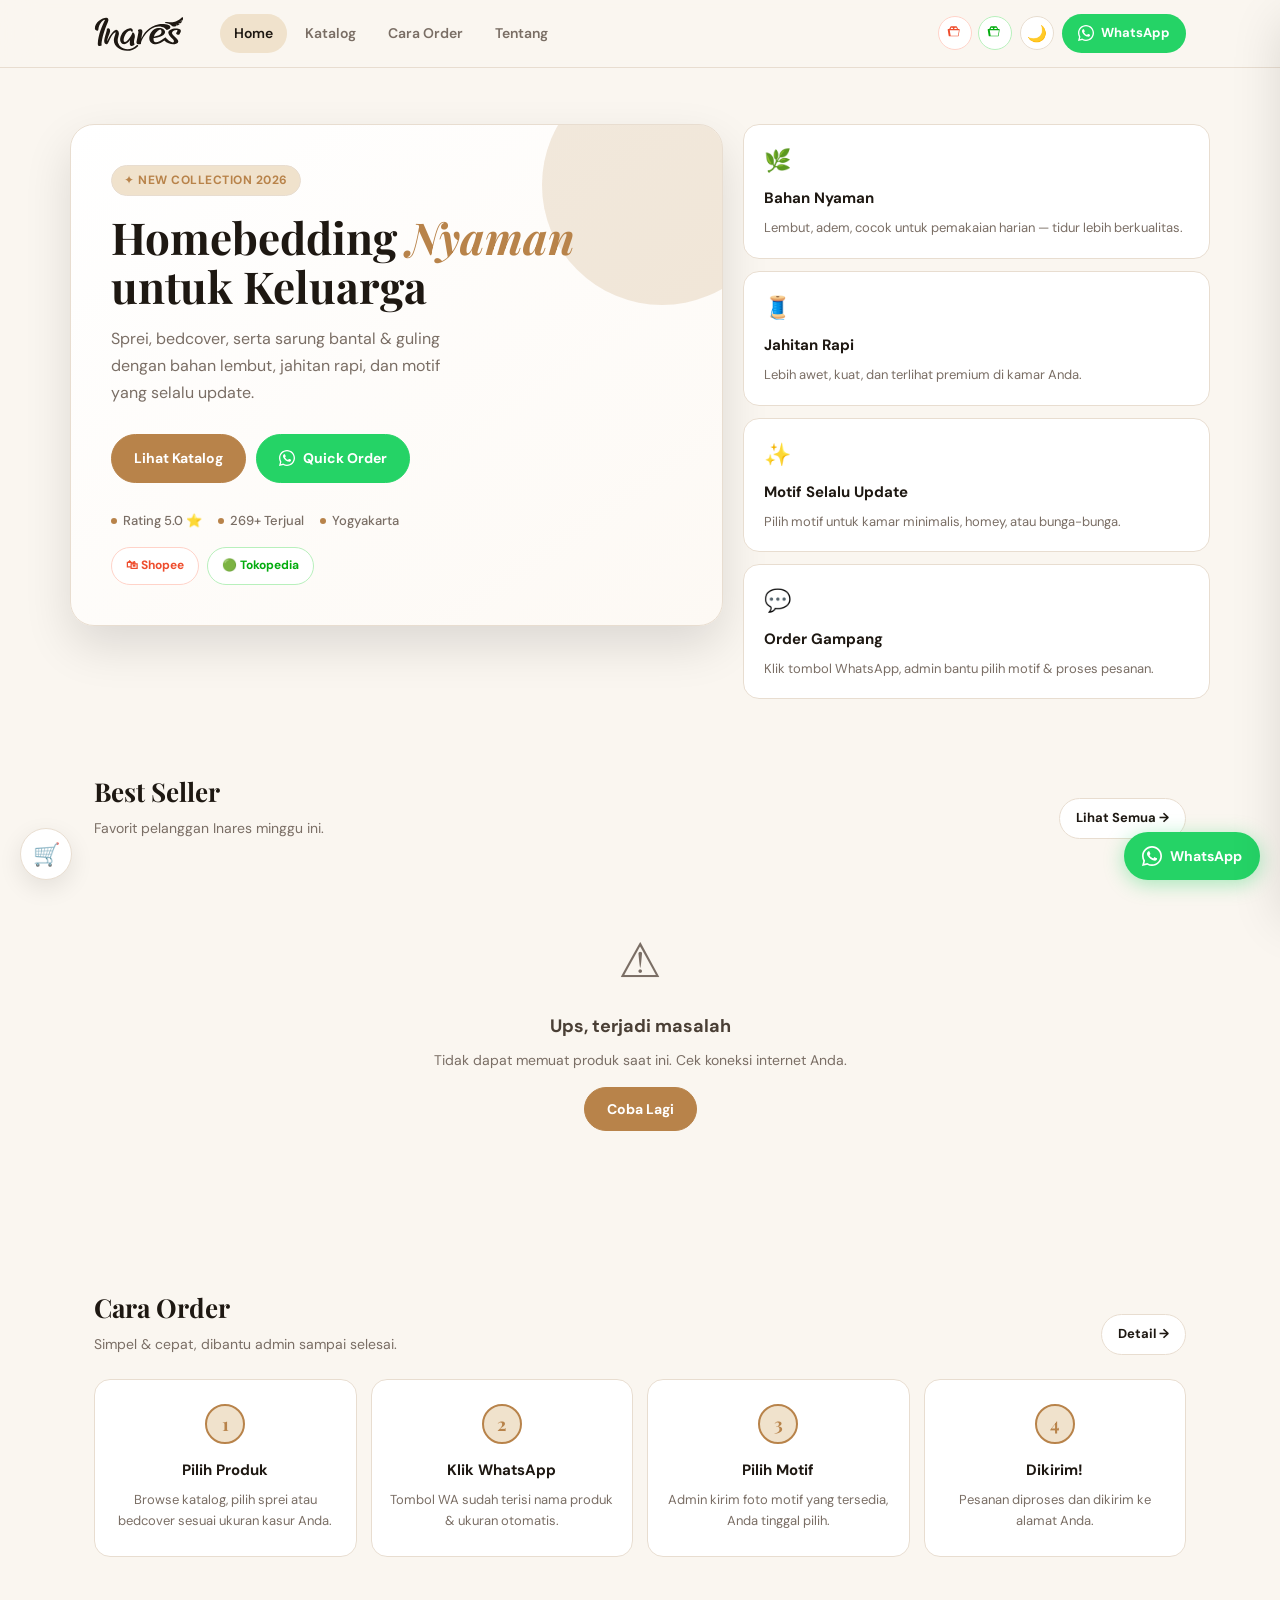
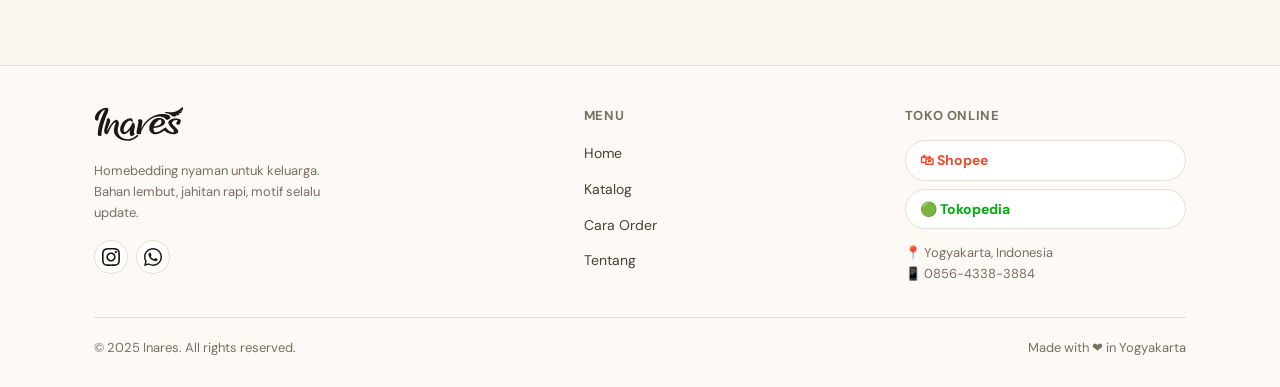
<file: index.html>
<!doctype html>
<html lang="id" data-theme="light">
<head>
  <meta charset="utf-8" />
  <meta name="viewport" content="width=device-width,initial-scale=1" />

  <!-- SEO -->
  <title>Inares — Homebedding Nyaman untuk Keluarga</title>
  <meta name="description" content="Sprei, bedcover, dan sarung bantal berkualitas dari Inares. Bahan lembut, jahitan rapi, motif selalu update. Order mudah via WhatsApp." />
  <meta name="keywords" content="sprei, bedcover, sarung bantal, homebedding, Inares, Yogyakarta" />
  <link rel="canonical" href="https://inares.pages.dev/" />

  <!-- Open Graph -->
  <meta property="og:type" content="website" />
  <meta property="og:title" content="Inares — Homebedding Nyaman untuk Keluarga" />
  <meta property="og:description" content="Sprei, bedcover, dan sarung bantal berkualitas. Order mudah via WhatsApp." />
  <meta property="og:url" content="https://inares.pages.dev/" />
  <meta property="og:site_name" content="Inares" />

  <!-- Fonts -->
  <link rel="preconnect" href="https://fonts.googleapis.com" />
  <link rel="preconnect" href="https://fonts.gstatic.com" crossorigin />

  <link rel="stylesheet" href="assets/style.css" />
  <!-- Apply theme before render to avoid flash -->
  <script>
    (function(){
      var t=localStorage.getItem('inares-theme')||(window.matchMedia('(prefers-color-scheme:dark)').matches?'dark':'light');
      document.documentElement.setAttribute('data-theme',t);
    })();
  </script>
</head>
<body data-page="home">

  <!-- ── NAVBAR ── -->
  <nav class="nav">
    <div class="container nav-inner">
      <div class="brand">
        <a href="index.html">
          <svg class="brand-logo" viewBox="0 0 709 284" width="160" height="64" xmlns="http://www.w3.org/2000/svg" aria-label="Inares"><path d="M6.599,100.318c0.361,11.859 25.205,23.417 26.964,8.093c7.838,-68.282 57.801,-85.993 52.686,-76.185c-19.681,37.734 -54.624,117.428 -56.837,186.24c-0.794,24.682 23.562,20.823 31.835,13.176c0.136,-0.128 0.169,-0.331 0.081,-0.496c-1.612,-3.017 -3.446,-5.07 -2.126,-17.711c3.915,-37.49 19.574,-99.094 49.967,-166.08c9.338,-20.581 2.209,-32.624 -12.249,-33.552c-27.333,-1.754 -91.949,33.099 -90.321,86.515Z" fill="currentColor"/><path d="M373.105,179.535c15.326,-36.949 55.926,-100.16 139.041,-114.692c32.211,-5.632 104.636,-0.541 87.474,31.533c-1.35,2.523 -29.095,21.234 -30.633,11.102c-0.687,-4.527 -20.293,-24.584 -59.284,-24.584c-75.982,0 -137.022,97.783 -139.565,135.316c-0.014,0.203 0.085,0.4 0.138,0.59c0.004,0.015 0.002,0.031 -0.006,0.045c-2.384,3.835 -15.519,5.687 -23.738,3.328c-9.428,-2.706 -13.769,-10.514 -11.578,-19.739c3.931,-16.546 10.408,-49.709 14.752,-72.91c2.746,-7.693 -4.445,-12.141 -3.962,-15.212c0.338,-2.151 6.562,-6.112 8.505,-6.912c23.888,-9.834 29.161,9.944 26.654,22.205c-4.243,20.747 -5.852,34.64 -7.796,49.93Z" fill="currentColor"/><path d="M283.996,189.98c-10.436,14.176 -27.812,32.884 -46.835,32.884c-21.016,0 -40.699,-22.893 -27.09,-62.522c13.609,-39.629 42.774,-57.437 67.157,-62.253c29.454,-5.817 28.484,20.395 28.441,21.307c-0.001,0.016 -0.005,0.032 -0.012,0.046c-0.19,0.363 -2.75,5.113 -6.804,5.113c-4.215,0 -5.912,-11.352 -11.887,-11.113c-21.173,0.846 -36.441,21.851 -45.975,44.001c-8.854,20.57 -11.535,46.643 2.28,47.448c15.812,0.921 43.574,-37.625 53.799,-58.992c1.994,-4.166 2.87,-8.06 3.96,-11.649c3.266,-10.749 26.501,5.88 20.29,35.311c-2.749,9.105 -11.35,39.995 -0.914,52.48c1.371,1.64 -17.696,19.884 -30.702,12.954c-9.398,-5.008 -8.126,-15.418 -7.413,-29.923c0.253,-5.155 0.856,-10.193 1.705,-15.092Z" fill="currentColor"/><path d="M104.987,220.289c-9.408,6.408 -29.966,-2 -24.21,-33.425c5.787,-31.592 10.546,-40.813 14.669,-57.412c1.272,-5.121 5.58,-14.705 5.504,-27.814c-0.001,-0.093 0.045,-0.181 0.121,-0.235c18.228,-12.751 29.17,6.27 24.537,24.577c-2.438,9.634 -16.724,44.04 -20.02,59.564c-1.377,6.486 -2.365,10.444 -2.776,13.672c5.035,-5.948 34.496,-80.165 67.611,-89.55c11.096,-3.144 30.989,11.856 24.474,38.894c-1.733,7.189 -2.839,13.142 -4.452,18.1c-26.167,80.417 79.763,131.291 145.618,63.111c4.21,-4.359 12.351,0.353 13.058,6.346c0.008,0.068 -0.015,0.137 -0.062,0.187c-75.81,80.621 -211.923,23.767 -190.828,-62.334c2.74,-11.182 16.329,-48.855 9.676,-46.141c-33.843,13.809 -50.975,84.868 -62.846,92.467l-0.074,-0.006Z" fill="currentColor"/><path d="M554.338,193.74c-17.141,12.248 -45.631,30.323 -67.489,29.413c-30.118,-1.254 -59.229,-20.091 -49.216,-64.889c7.644,-34.197 36.146,-61.656 66.892,-64.076c46.852,-3.688 64.049,26.306 51.045,45.806c-17.732,26.589 -68.08,31.177 -85.581,33.985c-2.291,14.849 -0.406,31.028 17.432,33.54c12.423,1.749 41.095,-15.589 59.428,-28.402c8.102,-6.289 17.193,-13.328 18.667,-9.067c3.905,11.295 55.665,50.428 63.234,34.564c9.088,-19.047 -31.372,-31.873 -42.14,-67.559c-6.274,-20.794 24.47,-38.725 56.494,-38.725c67.855,0 33.802,38.061 29.289,48.302c-1.774,4.024 -23.486,1.047 -24.996,-8.701c-0.675,-4.356 21.278,-27.507 4.818,-27.101c-27.801,0.685 -41.138,17.071 -36.694,27.745c11.036,26.503 62.639,48.91 45.435,72.012c-12.903,17.327 -73.348,18.127 -106.617,-16.847Zm-81.974,-30.627c12.564,-2.653 38.746,-8.887 51.568,-19.39c13.047,-10.687 8.366,-36.648 -1.796,-36.299c-12.443,0.428 -40.509,30.026 -46.272,45.059c-1.026,2.676 -2.323,6.387 -3.499,10.63Z" fill="currentColor"/><path d="M652.797,77.474c0.022,0.025 0.032,0.059 0.024,0.091c-0.007,0.033 -0.03,0.06 -0.061,0.072c-2.693,1.118 -5.481,2.119 -8.361,2.982c-18.579,4.189 -27.845,0.936 -33.232,-5.867c-10.603,-13.389 -33.663,-17.654 -50.898,-20.349c-1.224,-0.191 -4.432,-2.055 1.469,-4.348c30.5,-11.848 66.905,24.304 134.567,-41.613c0.056,-0.055 0.142,-0.067 0.211,-0.03c6.542,3.552 7.151,13.084 2.758,24.241c-0.027,0.069 -0.077,0.127 -0.141,0.164c-5.763,3.342 -13.126,6.223 -19.722,6.728c-7.292,0.557 3.501,2.685 15.849,1.117c0.028,-0.004 0.057,0.009 0.073,0.033c0.016,0.024 0.017,0.055 0.003,0.08c-3.005,5.237 -6.971,10.593 -11.815,15.679c-0.046,0.048 -0.108,0.078 -0.175,0.082c-5.377,0.382 -11.56,0.002 -17.437,-1.697c-5.665,-1.638 1.147,4.322 10.82,7.911c0.023,0.009 0.04,0.029 0.044,0.053c0.004,0.024 -0.004,0.049 -0.023,0.065c-5.149,4.403 -11.013,8.429 -17.526,11.773c-0.053,0.027 -0.116,0.03 -0.172,0.008c-4.393,-1.774 -10.32,-4.721 -13.17,-6.729c-3.673,-2.589 1.115,3.188 6.915,9.554Z" fill="currentColor"/></svg>
        </a>
      </div>

      <div class="nav-menu">
        <a href="index.html" class="active">Home</a>
        <a href="katalog.html">Katalog</a>
        <a href="cara-order.html">Cara Order</a>
        <a href="tentang.html">Tentang</a>
      </div>

      <div class="nav-right">
        <div class="nav-market">
          <a class="shopee" href="https://shopee.co.id/inaresofficial" target="_blank" rel="noopener" title="Shopee Inares">
            <svg viewBox="0 0 24 24" width="16" height="16" fill="#ee4d2d" xmlns="http://www.w3.org/2000/svg"><path d="M6 2a1 1 0 0 0-.894.553L3.382 6H2a1 1 0 0 0-.98 1.196l1.5 9A1 1 0 0 0 3.5 17h13a1 1 0 0 0 .98-.804l1.5-9A1 1 0 0 0 18 6h-1.382l-1.724-3.447A1 1 0 0 0 14 2H6zm0 2h2.382l1 2H5.618L6 4zm4.618 2 1-2H14l1 2h-4.382zM4.118 8h13.764l-1.333 8H5.451L4.118 8z"/></svg>
          </a>
          <a class="tokped" href="https://www.tokopedia.com/inaresofficial" target="_blank" rel="noopener" title="Tokopedia Inares">
            <svg viewBox="0 0 24 24" width="16" height="16" fill="#03ac0e" xmlns="http://www.w3.org/2000/svg"><path d="M6 2a1 1 0 0 0-.894.553L3.382 6H2a1 1 0 0 0-.98 1.196l1.5 9A1 1 0 0 0 3.5 17h13a1 1 0 0 0 .98-.804l1.5-9A1 1 0 0 0 18 6h-1.382l-1.724-3.447A1 1 0 0 0 14 2H6zm0 2h2.382l1 2H5.618L6 4zm4.618 2 1-2H14l1 2h-4.382zM4.118 8h13.764l-1.333 8H5.451L4.118 8z"/></svg>
          </a>
        </div>
        <button class="theme-toggle" title="Ganti tema">
          <span class="icon-moon">🌙</span>
          <span class="icon-sun">☀️</span>
        </button>
        <a class="btn-wa-nav" href="https://wa.me/6285643383884?text=Halo%20Inares%2C%20saya%20mau%20tanya%20produk." target="_blank" rel="noopener">
          <svg viewBox="0 0 24 24" fill="currentColor"><path d="M17.472 14.382c-.297-.149-1.758-.867-2.03-.967-.273-.099-.471-.148-.67.15-.197.297-.767.966-.94 1.164-.173.199-.347.223-.644.075-.297-.15-1.255-.463-2.39-1.475-.883-.788-1.48-1.761-1.653-2.059-.173-.297-.018-.458.13-.606.134-.133.298-.347.446-.52.149-.174.198-.298.298-.497.099-.198.05-.371-.025-.52-.075-.149-.669-1.612-.916-2.207-.242-.579-.487-.5-.669-.51-.173-.008-.371-.01-.57-.01-.198 0-.52.074-.792.372-.272.297-1.04 1.016-1.04 2.479 0 1.462 1.065 2.875 1.213 3.074.149.198 2.096 3.2 5.077 4.487.709.306 1.262.489 1.694.625.712.227 1.36.195 1.871.118.571-.085 1.758-.719 2.006-1.413.248-.694.248-1.289.173-1.413-.074-.124-.272-.198-.57-.347z"/><path d="M12 0C5.373 0 0 5.373 0 12c0 2.127.557 4.124 1.528 5.855L0 24l6.335-1.508C8.054 23.455 9.987 24 12 24c6.627 0 12-5.373 12-12S18.627 0 12 0zm0 22c-1.891 0-3.655-.52-5.163-1.426l-.37-.22-3.762.896.957-3.67-.242-.38C2.524 15.618 2 13.872 2 12 2 6.486 6.486 2 12 2s10 4.486 10 10-4.486 10-10 10z"/></svg>
          <span>WhatsApp</span>
        </a>
        <button class="hamburger" aria-label="Menu">
          <span></span><span></span><span></span>
        </button>
      </div>
    </div>
  </nav>

  <!-- Mobile Menu -->
  <div class="mobile-menu">
    <a href="index.html" class="active">🏠 Home</a>
    <a href="katalog.html">🛍 Katalog</a>
    <a href="cara-order.html">📋 Cara Order</a>
    <a href="tentang.html">💬 Tentang</a>
    <div class="mobile-menu-divider"></div>
    <div class="mobile-market-links">
      <a class="shopee" href="https://shopee.co.id/inaresofficial" target="_blank" rel="noopener">🛍 Shopee</a>
      <a class="tokped" href="https://www.tokopedia.com/inaresofficial" target="_blank" rel="noopener">🟢 Tokopedia</a>
    </div>
    <a href="https://wa.me/6285643383884?text=Halo%20Inares%2C%20saya%20mau%20order." target="_blank" rel="noopener" class="btn btn-wa" style="justify-content:center;margin-top:8px">
      💬 Chat WhatsApp
    </a>
  </div>

  <!-- ── HERO ── -->
  <div class="container hero">
    <div class="hero-grid fade-up">
      <div class="hero-main">
        <div class="hero-eyebrow">✦ New Collection 2026</div>
        <h1>Homebedding <em>Nyaman</em><br/>untuk Keluarga</h1>
        <p>Sprei, bedcover, serta sarung bantal & guling dengan bahan lembut, jahitan rapi, dan motif yang selalu update.</p>
        <div class="hero-actions">
          <a class="btn btn-primary" href="katalog.html">Lihat Katalog</a>
          <a class="btn btn-wa" href="https://wa.me/6285643383884?text=Halo%20Inares%2C%20saya%20mau%20order.%20Mohon%20info%20motif%20yang%20ready." target="_blank" rel="noopener">
            <svg viewBox="0 0 24 24" fill="currentColor" style="width:16px;height:16px"><path d="M17.472 14.382c-.297-.149-1.758-.867-2.03-.967-.273-.099-.471-.148-.67.15-.197.297-.767.966-.94 1.164-.173.199-.347.223-.644.075-.297-.15-1.255-.463-2.39-1.475-.883-.788-1.48-1.761-1.653-2.059-.173-.297-.018-.458.13-.606.134-.133.298-.347.446-.52.149-.174.198-.298.298-.497.099-.198.05-.371-.025-.52-.075-.149-.669-1.612-.916-2.207-.242-.579-.487-.5-.669-.51-.173-.008-.371-.01-.57-.01-.198 0-.52.074-.792.372-.272.297-1.04 1.016-1.04 2.479 0 1.462 1.065 2.875 1.213 3.074.149.198 2.096 3.2 5.077 4.487.709.306 1.262.489 1.694.625.712.227 1.36.195 1.871.118.571-.085 1.758-.719 2.006-1.413.248-.694.248-1.289.173-1.413-.074-.124-.272-.198-.57-.347z"/><path d="M12 0C5.373 0 0 5.373 0 12c0 2.127.557 4.124 1.528 5.855L0 24l6.335-1.508C8.054 23.455 9.987 24 12 24c6.627 0 12-5.373 12-12S18.627 0 12 0zm0 22c-1.891 0-3.655-.52-5.163-1.426l-.37-.22-3.762.896.957-3.67-.242-.38C2.524 15.618 2 13.872 2 12 2 6.486 6.486 2 12 2s10 4.486 10 10-4.486 10-10 10z"/></svg>
            Quick Order
          </a>
        </div>
        <div class="hero-trust">
          <div class="trust-item"><span class="dot"></span> Rating 5.0 ⭐</div>
          <div class="trust-item"><span class="dot"></span> 269+ Terjual</div>
          <div class="trust-item"><span class="dot"></span> Yogyakarta</div>
        </div>
        <div class="store-badges" style="margin-top:16px">
          <a class="store-badge shopee" href="https://shopee.co.id/inaresofficial" target="_blank" rel="noopener">🛍 Shopee</a>
          <a class="store-badge tokped" href="https://www.tokopedia.com/inaresofficial" target="_blank" rel="noopener">🟢 Tokopedia</a>
        </div>
      </div>

      <div class="hero-aside fade-up-2">
        <div class="hero-badge">
          <div class="hero-badge-icon">🌿</div>
          <strong>Bahan Nyaman</strong>
          <span>Lembut, adem, cocok untuk pemakaian harian — tidur lebih berkualitas.</span>
        </div>
        <div class="hero-badge">
          <div class="hero-badge-icon">🧵</div>
          <strong>Jahitan Rapi</strong>
          <span>Lebih awet, kuat, dan terlihat premium di kamar Anda.</span>
        </div>
        <div class="hero-badge">
          <div class="hero-badge-icon">✨</div>
          <strong>Motif Selalu Update</strong>
          <span>Pilih motif untuk kamar minimalis, homey, atau bunga-bunga.</span>
        </div>
        <div class="hero-badge">
          <div class="hero-badge-icon">💬</div>
          <strong>Order Gampang</strong>
          <span>Klik tombol WhatsApp, admin bantu pilih motif & proses pesanan.</span>
        </div>
      </div>
    </div>

  </div>

  <!-- Best Seller -->
  <div class="container">
    <div class="section">
      <div class="section-header fade-up">
        <div>
          <h2>Best Seller</h2>
          <p>Favorit pelanggan Inares minggu ini.</p>
        </div>
        <a class="btn btn-sm" href="katalog.html">Lihat Semua →</a>
      </div>
      <div class="grid" id="bestSellerGrid"></div>
    </div>
  </div>

  <!-- How to Order -->
  <div class="container">
    <div class="section fade-up">
      <div class="section-header">
        <div>
          <h2>Cara Order</h2>
          <p>Simpel & cepat, dibantu admin sampai selesai.</p>
        </div>
        <a class="btn btn-sm" href="cara-order.html">Detail →</a>
      </div>
      <div class="steps-grid">
        <div class="step-card">
          <div class="step-num">1</div>
          <h3>Pilih Produk</h3>
          <p>Browse katalog, pilih sprei atau bedcover sesuai ukuran kasur Anda.</p>
        </div>
        <div class="step-card">
          <div class="step-num">2</div>
          <h3>Klik WhatsApp</h3>
          <p>Tombol WA sudah terisi nama produk & ukuran otomatis.</p>
        </div>
        <div class="step-card">
          <div class="step-num">3</div>
          <h3>Pilih Motif</h3>
          <p>Admin kirim foto motif yang tersedia, Anda tinggal pilih.</p>
        </div>
        <div class="step-card">
          <div class="step-num">4</div>
          <h3>Dikirim!</h3>
          <p>Pesanan diproses dan dikirim ke alamat Anda.</p>
        </div>
      </div>
    </div>
  </div>

  <!-- ── FOOTER ── -->
  <footer class="footer">
    <div class="container">
      <div class="footer-grid">
        <div class="footer-brand">
          <div class="footer-logo">
            <svg class="footer-logo-svg" viewBox="0 0 709 284" width="90" height="36" xmlns="http://www.w3.org/2000/svg" aria-label="Inares"><path d="M6.599,100.318c0.361,11.859 25.205,23.417 26.964,8.093c7.838,-68.282 57.801,-85.993 52.686,-76.185c-19.681,37.734 -54.624,117.428 -56.837,186.24c-0.794,24.682 23.562,20.823 31.835,13.176c0.136,-0.128 0.169,-0.331 0.081,-0.496c-1.612,-3.017 -3.446,-5.07 -2.126,-17.711c3.915,-37.49 19.574,-99.094 49.967,-166.08c9.338,-20.581 2.209,-32.624 -12.249,-33.552c-27.333,-1.754 -91.949,33.099 -90.321,86.515Z" fill="currentColor"/><path d="M373.105,179.535c15.326,-36.949 55.926,-100.16 139.041,-114.692c32.211,-5.632 104.636,-0.541 87.474,31.533c-1.35,2.523 -29.095,21.234 -30.633,11.102c-0.687,-4.527 -20.293,-24.584 -59.284,-24.584c-75.982,0 -137.022,97.783 -139.565,135.316c-0.014,0.203 0.085,0.4 0.138,0.59c0.004,0.015 0.002,0.031 -0.006,0.045c-2.384,3.835 -15.519,5.687 -23.738,3.328c-9.428,-2.706 -13.769,-10.514 -11.578,-19.739c3.931,-16.546 10.408,-49.709 14.752,-72.91c2.746,-7.693 -4.445,-12.141 -3.962,-15.212c0.338,-2.151 6.562,-6.112 8.505,-6.912c23.888,-9.834 29.161,9.944 26.654,22.205c-4.243,20.747 -5.852,34.64 -7.796,49.93Z" fill="currentColor"/><path d="M283.996,189.98c-10.436,14.176 -27.812,32.884 -46.835,32.884c-21.016,0 -40.699,-22.893 -27.09,-62.522c13.609,-39.629 42.774,-57.437 67.157,-62.253c29.454,-5.817 28.484,20.395 28.441,21.307c-0.001,0.016 -0.005,0.032 -0.012,0.046c-0.19,0.363 -2.75,5.113 -6.804,5.113c-4.215,0 -5.912,-11.352 -11.887,-11.113c-21.173,0.846 -36.441,21.851 -45.975,44.001c-8.854,20.57 -11.535,46.643 2.28,47.448c15.812,0.921 43.574,-37.625 53.799,-58.992c1.994,-4.166 2.87,-8.06 3.96,-11.649c3.266,-10.749 26.501,5.88 20.29,35.311c-2.749,9.105 -11.35,39.995 -0.914,52.48c1.371,1.64 -17.696,19.884 -30.702,12.954c-9.398,-5.008 -8.126,-15.418 -7.413,-29.923c0.253,-5.155 0.856,-10.193 1.705,-15.092Z" fill="currentColor"/><path d="M104.987,220.289c-9.408,6.408 -29.966,-2 -24.21,-33.425c5.787,-31.592 10.546,-40.813 14.669,-57.412c1.272,-5.121 5.58,-14.705 5.504,-27.814c-0.001,-0.093 0.045,-0.181 0.121,-0.235c18.228,-12.751 29.17,6.27 24.537,24.577c-2.438,9.634 -16.724,44.04 -20.02,59.564c-1.377,6.486 -2.365,10.444 -2.776,13.672c5.035,-5.948 34.496,-80.165 67.611,-89.55c11.096,-3.144 30.989,11.856 24.474,38.894c-1.733,7.189 -2.839,13.142 -4.452,18.1c-26.167,80.417 79.763,131.291 145.618,63.111c4.21,-4.359 12.351,0.353 13.058,6.346c0.008,0.068 -0.015,0.137 -0.062,0.187c-75.81,80.621 -211.923,23.767 -190.828,-62.334c2.74,-11.182 16.329,-48.855 9.676,-46.141c-33.843,13.809 -50.975,84.868 -62.846,92.467l-0.074,-0.006Z" fill="currentColor"/><path d="M554.338,193.74c-17.141,12.248 -45.631,30.323 -67.489,29.413c-30.118,-1.254 -59.229,-20.091 -49.216,-64.889c7.644,-34.197 36.146,-61.656 66.892,-64.076c46.852,-3.688 64.049,26.306 51.045,45.806c-17.732,26.589 -68.08,31.177 -85.581,33.985c-2.291,14.849 -0.406,31.028 17.432,33.54c12.423,1.749 41.095,-15.589 59.428,-28.402c8.102,-6.289 17.193,-13.328 18.667,-9.067c3.905,11.295 55.665,50.428 63.234,34.564c9.088,-19.047 -31.372,-31.873 -42.14,-67.559c-6.274,-20.794 24.47,-38.725 56.494,-38.725c67.855,0 33.802,38.061 29.289,48.302c-1.774,4.024 -23.486,1.047 -24.996,-8.701c-0.675,-4.356 21.278,-27.507 4.818,-27.101c-27.801,0.685 -41.138,17.071 -36.694,27.745c11.036,26.503 62.639,48.91 45.435,72.012c-12.903,17.327 -73.348,18.127 -106.617,-16.847Zm-81.974,-30.627c12.564,-2.653 38.746,-8.887 51.568,-19.39c13.047,-10.687 8.366,-36.648 -1.796,-36.299c-12.443,0.428 -40.509,30.026 -46.272,45.059c-1.026,2.676 -2.323,6.387 -3.499,10.63Z" fill="currentColor"/><path d="M652.797,77.474c0.022,0.025 0.032,0.059 0.024,0.091c-0.007,0.033 -0.03,0.06 -0.061,0.072c-2.693,1.118 -5.481,2.119 -8.361,2.982c-18.579,4.189 -27.845,0.936 -33.232,-5.867c-10.603,-13.389 -33.663,-17.654 -50.898,-20.349c-1.224,-0.191 -4.432,-2.055 1.469,-4.348c30.5,-11.848 66.905,24.304 134.567,-41.613c0.056,-0.055 0.142,-0.067 0.211,-0.03c6.542,3.552 7.151,13.084 2.758,24.241c-0.027,0.069 -0.077,0.127 -0.141,0.164c-5.763,3.342 -13.126,6.223 -19.722,6.728c-7.292,0.557 3.501,2.685 15.849,1.117c0.028,-0.004 0.057,0.009 0.073,0.033c0.016,0.024 0.017,0.055 0.003,0.08c-3.005,5.237 -6.971,10.593 -11.815,15.679c-0.046,0.048 -0.108,0.078 -0.175,0.082c-5.377,0.382 -11.56,0.002 -17.437,-1.697c-5.665,-1.638 1.147,4.322 10.82,7.911c0.023,0.009 0.04,0.029 0.044,0.053c0.004,0.024 -0.004,0.049 -0.023,0.065c-5.149,4.403 -11.013,8.429 -17.526,11.773c-0.053,0.027 -0.116,0.03 -0.172,0.008c-4.393,-1.774 -10.32,-4.721 -13.17,-6.729c-3.673,-2.589 1.115,3.188 6.915,9.554Z" fill="currentColor"/></svg>
          </div>
          <p class="footer-tagline">Homebedding nyaman untuk keluarga. Bahan lembut, jahitan rapi, motif selalu update.</p>
          <div class="footer-social">
            <a href="https://www.instagram.com/inaresofficial" target="_blank" rel="noopener" title="Instagram">
              <svg viewBox="0 0 24 24" fill="currentColor" width="18" height="18"><path d="M12 2.163c3.204 0 3.584.012 4.85.07 3.252.148 4.771 1.691 4.919 4.919.058 1.265.069 1.645.069 4.849 0 3.205-.012 3.584-.069 4.849-.149 3.225-1.664 4.771-4.919 4.919-1.266.058-1.644.07-4.85.07-3.204 0-3.584-.012-4.849-.07-3.26-.149-4.771-1.699-4.919-4.92-.058-1.265-.07-1.644-.07-4.849 0-3.204.013-3.583.07-4.849.149-3.227 1.664-4.771 4.919-4.919 1.266-.057 1.645-.069 4.849-.069zm0-2.163c-3.259 0-3.667.014-4.947.072-4.358.2-6.78 2.618-6.98 6.98-.059 1.281-.073 1.689-.073 4.948 0 3.259.014 3.668.072 4.948.2 4.358 2.618 6.78 6.98 6.98 1.281.058 1.689.072 4.948.072 3.259 0 3.668-.014 4.948-.072 4.354-.2 6.782-2.618 6.979-6.98.059-1.28.073-1.689.073-4.948 0-3.259-.014-3.667-.072-4.947-.196-4.354-2.617-6.78-6.979-6.98-1.281-.059-1.69-.073-4.949-.073zm0 5.838c-3.403 0-6.162 2.759-6.162 6.162s2.759 6.163 6.162 6.163 6.162-2.759 6.162-6.163c0-3.403-2.759-6.162-6.162-6.162zm0 10.162c-2.209 0-4-1.79-4-4 0-2.209 1.791-4 4-4s4 1.791 4 4c0 2.21-1.791 4-4 4zm6.406-11.845c-.796 0-1.441.645-1.441 1.44s.645 1.44 1.441 1.44c.795 0 1.439-.645 1.439-1.44s-.644-1.44-1.439-1.44z"/></svg>
            </a>
            <a href="https://wa.me/6285643383884" target="_blank" rel="noopener" title="WhatsApp">
              <svg viewBox="0 0 24 24" fill="currentColor" width="18" height="18"><path d="M17.472 14.382c-.297-.149-1.758-.867-2.03-.967-.273-.099-.471-.148-.67.15-.197.297-.767.966-.94 1.164-.173.199-.347.223-.644.075-.297-.15-1.255-.463-2.39-1.475-.883-.788-1.48-1.761-1.653-2.059-.173-.297-.018-.458.13-.606.134-.133.298-.347.446-.52.149-.174.198-.298.298-.497.099-.198.05-.371-.025-.52-.075-.149-.669-1.612-.916-2.207-.242-.579-.487-.5-.669-.51-.173-.008-.371-.01-.57-.01-.198 0-.52.074-.792.372-.272.297-1.04 1.016-1.04 2.479 0 1.462 1.065 2.875 1.213 3.074.149.198 2.096 3.2 5.077 4.487.709.306 1.262.489 1.694.625.712.227 1.36.195 1.871.118.571-.085 1.758-.719 2.006-1.413.248-.694.248-1.289.173-1.413-.074-.124-.272-.198-.57-.347z"/><path d="M12 0C5.373 0 0 5.373 0 12c0 2.127.557 4.124 1.528 5.855L0 24l6.335-1.508C8.054 23.455 9.987 24 12 24c6.627 0 12-5.373 12-12S18.627 0 12 0zm0 22c-1.891 0-3.655-.52-5.163-1.426l-.37-.22-3.762.896.957-3.67-.242-.38C2.524 15.618 2 13.872 2 12 2 6.486 6.486 2 12 2s10 4.486 10 10-4.486 10-10 10z"/></svg>
            </a>
          </div>
        </div>

        <div class="footer-col">
          <h4>Menu</h4>
          <ul>
            <li><a href="index.html">Home</a></li>
            <li><a href="katalog.html">Katalog</a></li>
            <li><a href="cara-order.html">Cara Order</a></li>
            <li><a href="tentang.html">Tentang</a></li>
          </ul>
        </div>

        <div class="footer-col">
          <h4>Toko Online</h4>
          <div class="footer-market-links">
            <a class="footer-market-link shopee" href="https://shopee.co.id/inaresofficial" target="_blank" rel="noopener">🛍 Shopee</a>
            <a class="footer-market-link tokped" href="https://www.tokopedia.com/inaresofficial" target="_blank" rel="noopener">🟢 Tokopedia</a>
          </div>
          <div style="margin-top:14px">
            <p style="font-size:13px;color:var(--muted)">📍 Yogyakarta, Indonesia</p>
            <p style="font-size:13px;color:var(--muted)">📱 0856-4338-3884</p>
          </div>
        </div>
      </div>

      <div class="footer-bottom">
        <p>© 2025 Inares. All rights reserved.</p>
        <p>Made with ❤️ in Yogyakarta</p>
      </div>
    </div>
  </footer>

  <!-- Cart Overlay & Drawer -->
  <div class="cart-overlay"></div>
  <div class="cart-drawer">
    <div class="cart-header">
      <h3>🛒 Keranjang Pilihan</h3>
      <button class="cart-close">×</button>
    </div>
    <div class="cart-body"></div>
    <div class="cart-footer">
      <div class="cart-total">
        <span class="label">Estimasi Total</span>
        <span class="amount">Rp 0</span>
      </div>
      <a class="btn btn-wa cart-wa-btn" href="#">
        <svg viewBox="0 0 24 24" fill="currentColor" style="width:16px;height:16px"><path d="M17.472 14.382c-.297-.149-1.758-.867-2.03-.967-.273-.099-.471-.148-.67.15-.197.297-.767.966-.94 1.164-.173.199-.347.223-.644.075-.297-.15-1.255-.463-2.39-1.475-.883-.788-1.48-1.761-1.653-2.059-.173-.297-.018-.458.13-.606.134-.133.298-.347.446-.52.149-.174.198-.298.298-.497.099-.198.05-.371-.025-.52-.075-.149-.669-1.612-.916-2.207-.242-.579-.487-.5-.669-.51-.173-.008-.371-.01-.57-.01-.198 0-.52.074-.792.372-.272.297-1.04 1.016-1.04 2.479 0 1.462 1.065 2.875 1.213 3.074.149.198 2.096 3.2 5.077 4.487.709.306 1.262.489 1.694.625.712.227 1.36.195 1.871.118.571-.085 1.758-.719 2.006-1.413.248-.694.248-1.289.173-1.413-.074-.124-.272-.198-.57-.347z"/><path d="M12 0C5.373 0 0 5.373 0 12c0 2.127.557 4.124 1.528 5.855L0 24l6.335-1.508C8.054 23.455 9.987 24 12 24c6.627 0 12-5.373 12-12S18.627 0 12 0zm0 22c-1.891 0-3.655-.52-5.163-1.426l-.37-.22-3.762.896.957-3.67-.242-.38C2.524 15.618 2 13.872 2 12 2 6.486 6.486 2 12 2s10 4.486 10 10-4.486 10-10 10z"/></svg>
        Order Semua via WhatsApp
      </a>
      <button class="btn btn-sm" onclick="clearCart()">Kosongkan Keranjang</button>
      <p class="cart-note">💡 Admin akan bantu konfirmasi motif & harga final</p>
    </div>
  </div>

  <!-- Cart FAB -->
  <button class="cart-fab" title="Keranjang">
    🛒
    <span class="cart-fab-badge">0</span>
  </button>

  <!-- WA Float -->
  <a class="wa-float" href="https://wa.me/6285643383884?text=Halo%20Inares%2C%20saya%20mau%20tanya%20produk." target="_blank" rel="noopener">
    <svg viewBox="0 0 24 24" fill="currentColor"><path d="M17.472 14.382c-.297-.149-1.758-.867-2.03-.967-.273-.099-.471-.148-.67.15-.197.297-.767.966-.94 1.164-.173.199-.347.223-.644.075-.297-.15-1.255-.463-2.39-1.475-.883-.788-1.48-1.761-1.653-2.059-.173-.297-.018-.458.13-.606.134-.133.298-.347.446-.52.149-.174.198-.298.298-.497.099-.198.05-.371-.025-.52-.075-.149-.669-1.612-.916-2.207-.242-.579-.487-.5-.669-.51-.173-.008-.371-.01-.57-.01-.198 0-.52.074-.792.372-.272.297-1.04 1.016-1.04 2.479 0 1.462 1.065 2.875 1.213 3.074.149.198 2.096 3.2 5.077 4.487.709.306 1.262.489 1.694.625.712.227 1.36.195 1.871.118.571-.085 1.758-.719 2.006-1.413.248-.694.248-1.289.173-1.413-.074-.124-.272-.198-.57-.347z"/><path d="M12 0C5.373 0 0 5.373 0 12c0 2.127.557 4.124 1.528 5.855L0 24l6.335-1.508C8.054 23.455 9.987 24 12 24c6.627 0 12-5.373 12-12S18.627 0 12 0zm0 22c-1.891 0-3.655-.52-5.163-1.426l-.37-.22-3.762.896.957-3.67-.242-.38C2.524 15.618 2 13.872 2 12 2 6.486 6.486 2 12 2s10 4.486 10 10-4.486 10-10 10z"/></svg>
    WhatsApp
  </a>

  <script src="assets/app.js"></script>
  <script data-goatcounter="https://inares.goatcounter.com/count" async src="//gc.zgo.at/count.js"></script>
</body>
</html>
</file>
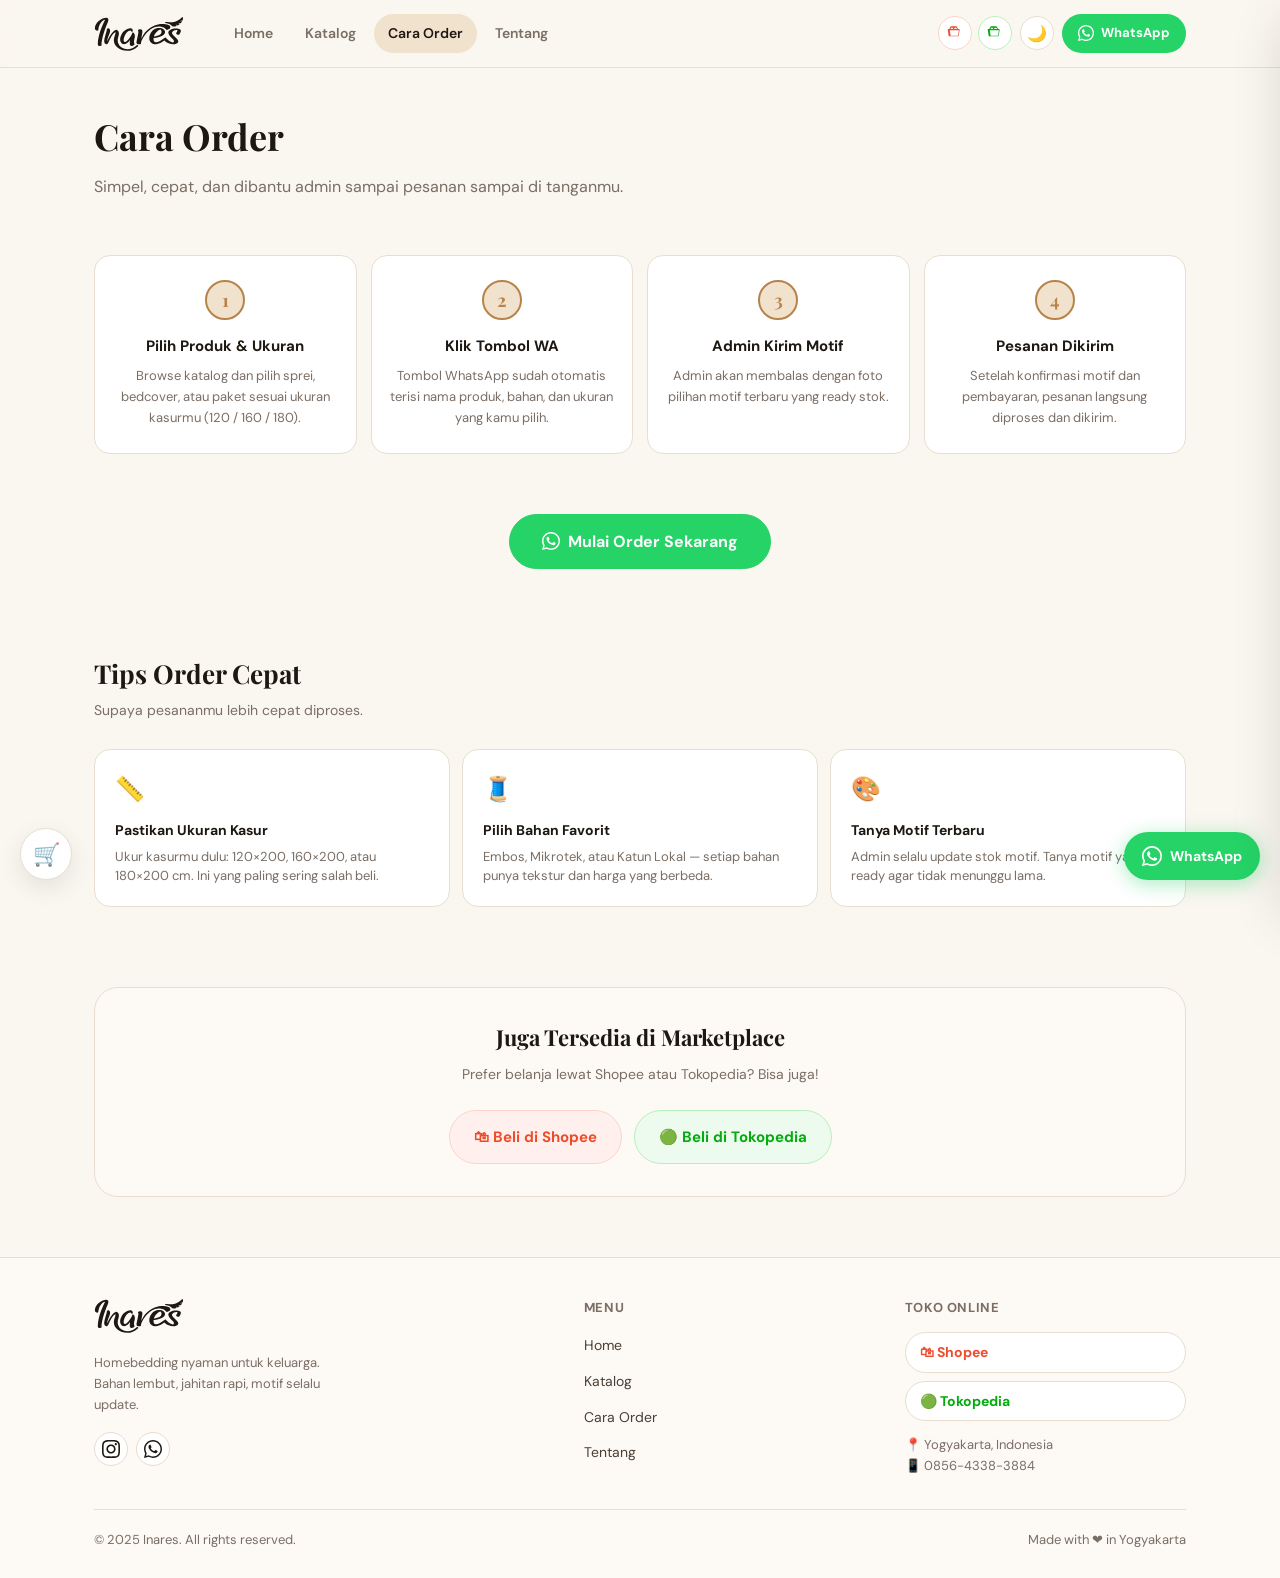
<file: cara-order.html>
<!doctype html>
<html lang="id" data-theme="light">
<head>
  <meta charset="utf-8" />
  <meta name="viewport" content="width=device-width,initial-scale=1" />
  <title>Cara Order — Inares Homebedding</title>
  <meta name="description" content="Cara order produk Inares. Pilih produk, klik WhatsApp, dan admin bantu sampai selesai." />
  <link rel="canonical" href="https://inares.pages.dev/cara-order.html" />
  <link rel="preconnect" href="https://fonts.googleapis.com" />
  <link rel="preconnect" href="https://fonts.gstatic.com" crossorigin />
  <link rel="stylesheet" href="assets/style.css" />
  <script>(function(){var t=localStorage.getItem('inares-theme')||(window.matchMedia('(prefers-color-scheme:dark)').matches?'dark':'light');document.documentElement.setAttribute('data-theme',t);})();</script>
</head>
<body data-page="cara-order">

  <nav class="nav">
    <div class="container nav-inner">
      <div class="brand">
        <a href="index.html">
          <svg class="brand-logo" viewBox="0 0 709 284" width="160" height="64" xmlns="http://www.w3.org/2000/svg" aria-label="Inares"><path d="M6.599,100.318c0.361,11.859 25.205,23.417 26.964,8.093c7.838,-68.282 57.801,-85.993 52.686,-76.185c-19.681,37.734 -54.624,117.428 -56.837,186.24c-0.794,24.682 23.562,20.823 31.835,13.176c0.136,-0.128 0.169,-0.331 0.081,-0.496c-1.612,-3.017 -3.446,-5.07 -2.126,-17.711c3.915,-37.49 19.574,-99.094 49.967,-166.08c9.338,-20.581 2.209,-32.624 -12.249,-33.552c-27.333,-1.754 -91.949,33.099 -90.321,86.515Z" fill="currentColor"/><path d="M373.105,179.535c15.326,-36.949 55.926,-100.16 139.041,-114.692c32.211,-5.632 104.636,-0.541 87.474,31.533c-1.35,2.523 -29.095,21.234 -30.633,11.102c-0.687,-4.527 -20.293,-24.584 -59.284,-24.584c-75.982,0 -137.022,97.783 -139.565,135.316c-0.014,0.203 0.085,0.4 0.138,0.59c0.004,0.015 0.002,0.031 -0.006,0.045c-2.384,3.835 -15.519,5.687 -23.738,3.328c-9.428,-2.706 -13.769,-10.514 -11.578,-19.739c3.931,-16.546 10.408,-49.709 14.752,-72.91c2.746,-7.693 -4.445,-12.141 -3.962,-15.212c0.338,-2.151 6.562,-6.112 8.505,-6.912c23.888,-9.834 29.161,9.944 26.654,22.205c-4.243,20.747 -5.852,34.64 -7.796,49.93Z" fill="currentColor"/><path d="M283.996,189.98c-10.436,14.176 -27.812,32.884 -46.835,32.884c-21.016,0 -40.699,-22.893 -27.09,-62.522c13.609,-39.629 42.774,-57.437 67.157,-62.253c29.454,-5.817 28.484,20.395 28.441,21.307c-0.001,0.016 -0.005,0.032 -0.012,0.046c-0.19,0.363 -2.75,5.113 -6.804,5.113c-4.215,0 -5.912,-11.352 -11.887,-11.113c-21.173,0.846 -36.441,21.851 -45.975,44.001c-8.854,20.57 -11.535,46.643 2.28,47.448c15.812,0.921 43.574,-37.625 53.799,-58.992c1.994,-4.166 2.87,-8.06 3.96,-11.649c3.266,-10.749 26.501,5.88 20.29,35.311c-2.749,9.105 -11.35,39.995 -0.914,52.48c1.371,1.64 -17.696,19.884 -30.702,12.954c-9.398,-5.008 -8.126,-15.418 -7.413,-29.923c0.253,-5.155 0.856,-10.193 1.705,-15.092Z" fill="currentColor"/><path d="M104.987,220.289c-9.408,6.408 -29.966,-2 -24.21,-33.425c5.787,-31.592 10.546,-40.813 14.669,-57.412c1.272,-5.121 5.58,-14.705 5.504,-27.814c-0.001,-0.093 0.045,-0.181 0.121,-0.235c18.228,-12.751 29.17,6.27 24.537,24.577c-2.438,9.634 -16.724,44.04 -20.02,59.564c-1.377,6.486 -2.365,10.444 -2.776,13.672c5.035,-5.948 34.496,-80.165 67.611,-89.55c11.096,-3.144 30.989,11.856 24.474,38.894c-1.733,7.189 -2.839,13.142 -4.452,18.1c-26.167,80.417 79.763,131.291 145.618,63.111c4.21,-4.359 12.351,0.353 13.058,6.346c0.008,0.068 -0.015,0.137 -0.062,0.187c-75.81,80.621 -211.923,23.767 -190.828,-62.334c2.74,-11.182 16.329,-48.855 9.676,-46.141c-33.843,13.809 -50.975,84.868 -62.846,92.467l-0.074,-0.006Z" fill="currentColor"/><path d="M554.338,193.74c-17.141,12.248 -45.631,30.323 -67.489,29.413c-30.118,-1.254 -59.229,-20.091 -49.216,-64.889c7.644,-34.197 36.146,-61.656 66.892,-64.076c46.852,-3.688 64.049,26.306 51.045,45.806c-17.732,26.589 -68.08,31.177 -85.581,33.985c-2.291,14.849 -0.406,31.028 17.432,33.54c12.423,1.749 41.095,-15.589 59.428,-28.402c8.102,-6.289 17.193,-13.328 18.667,-9.067c3.905,11.295 55.665,50.428 63.234,34.564c9.088,-19.047 -31.372,-31.873 -42.14,-67.559c-6.274,-20.794 24.47,-38.725 56.494,-38.725c67.855,0 33.802,38.061 29.289,48.302c-1.774,4.024 -23.486,1.047 -24.996,-8.701c-0.675,-4.356 21.278,-27.507 4.818,-27.101c-27.801,0.685 -41.138,17.071 -36.694,27.745c11.036,26.503 62.639,48.91 45.435,72.012c-12.903,17.327 -73.348,18.127 -106.617,-16.847Zm-81.974,-30.627c12.564,-2.653 38.746,-8.887 51.568,-19.39c13.047,-10.687 8.366,-36.648 -1.796,-36.299c-12.443,0.428 -40.509,30.026 -46.272,45.059c-1.026,2.676 -2.323,6.387 -3.499,10.63Z" fill="currentColor"/><path d="M652.797,77.474c0.022,0.025 0.032,0.059 0.024,0.091c-0.007,0.033 -0.03,0.06 -0.061,0.072c-2.693,1.118 -5.481,2.119 -8.361,2.982c-18.579,4.189 -27.845,0.936 -33.232,-5.867c-10.603,-13.389 -33.663,-17.654 -50.898,-20.349c-1.224,-0.191 -4.432,-2.055 1.469,-4.348c30.5,-11.848 66.905,24.304 134.567,-41.613c0.056,-0.055 0.142,-0.067 0.211,-0.03c6.542,3.552 7.151,13.084 2.758,24.241c-0.027,0.069 -0.077,0.127 -0.141,0.164c-5.763,3.342 -13.126,6.223 -19.722,6.728c-7.292,0.557 3.501,2.685 15.849,1.117c0.028,-0.004 0.057,0.009 0.073,0.033c0.016,0.024 0.017,0.055 0.003,0.08c-3.005,5.237 -6.971,10.593 -11.815,15.679c-0.046,0.048 -0.108,0.078 -0.175,0.082c-5.377,0.382 -11.56,0.002 -17.437,-1.697c-5.665,-1.638 1.147,4.322 10.82,7.911c0.023,0.009 0.04,0.029 0.044,0.053c0.004,0.024 -0.004,0.049 -0.023,0.065c-5.149,4.403 -11.013,8.429 -17.526,11.773c-0.053,0.027 -0.116,0.03 -0.172,0.008c-4.393,-1.774 -10.32,-4.721 -13.17,-6.729c-3.673,-2.589 1.115,3.188 6.915,9.554Z" fill="currentColor"/></svg>
        </a>
      </div>
      <div class="nav-menu">
        <a href="index.html">Home</a>
        <a href="katalog.html">Katalog</a>
        <a href="cara-order.html">Cara Order</a>
        <a href="tentang.html">Tentang</a>
      </div>
      <div class="nav-right">
                <div class="nav-market">
          <a class="shopee" href="https://shopee.co.id/inaresofficial" target="_blank" rel="noopener" title="Shopee">
            <svg viewBox="0 0 24 24" width="16" height="16" fill="#ee4d2d"><path d="M6 2a1 1 0 0 0-.894.553L3.382 6H2a1 1 0 0 0-.98 1.196l1.5 9A1 1 0 0 0 3.5 17h13a1 1 0 0 0 .98-.804l1.5-9A1 1 0 0 0 18 6h-1.382l-1.724-3.447A1 1 0 0 0 14 2H6zm0 2h2.382l1 2H5.618L6 4zm4.618 2 1-2H14l1 2h-4.382zM4.118 8h13.764l-1.333 8H5.451L4.118 8z"/></svg>
          </a>
          <a class="tokped" href="https://www.tokopedia.com/inaresofficial" target="_blank" rel="noopener" title="Tokopedia">
            <svg viewBox="0 0 24 24" width="16" height="16" fill="#03ac0e"><path d="M6 2a1 1 0 0 0-.894.553L3.382 6H2a1 1 0 0 0-.98 1.196l1.5 9A1 1 0 0 0 3.5 17h13a1 1 0 0 0 .98-.804l1.5-9A1 1 0 0 0 18 6h-1.382l-1.724-3.447A1 1 0 0 0 14 2H6zm0 2h2.382l1 2H5.618L6 4zm4.618 2 1-2H14l1 2h-4.382zM4.118 8h13.764l-1.333 8H5.451L4.118 8z"/></svg>
          </a>
        </div>
        <button class="theme-toggle" title="Ganti tema">
          <span class="icon-moon">🌙</span><span class="icon-sun">☀️</span>
        </button>
        <a class="btn-wa-nav" href="https://wa.me/6285643383884?text=Halo%20Inares%2C%20saya%20mau%20order." target="_blank" rel="noopener">
          <svg viewBox="0 0 24 24" fill="currentColor"><path d="M17.472 14.382c-.297-.149-1.758-.867-2.03-.967-.273-.099-.471-.148-.67.15-.197.297-.767.966-.94 1.164-.173.199-.347.223-.644.075-.297-.15-1.255-.463-2.39-1.475-.883-.788-1.48-1.761-1.653-2.059-.173-.297-.018-.458.13-.606.134-.133.298-.347.446-.52.149-.174.198-.298.298-.497.099-.198.05-.371-.025-.52-.075-.149-.669-1.612-.916-2.207-.242-.579-.487-.5-.669-.51-.173-.008-.371-.01-.57-.01-.198 0-.52.074-.792.372-.272.297-1.04 1.016-1.04 2.479 0 1.462 1.065 2.875 1.213 3.074.149.198 2.096 3.2 5.077 4.487.709.306 1.262.489 1.694.625.712.227 1.36.195 1.871.118.571-.085 1.758-.719 2.006-1.413.248-.694.248-1.289.173-1.413-.074-.124-.272-.198-.57-.347z"/><path d="M12 0C5.373 0 0 5.373 0 12c0 2.127.557 4.124 1.528 5.855L0 24l6.335-1.508C8.054 23.455 9.987 24 12 24c6.627 0 12-5.373 12-12S18.627 0 12 0zm0 22c-1.891 0-3.655-.52-5.163-1.426l-.37-.22-3.762.896.957-3.67-.242-.38C2.524 15.618 2 13.872 2 12 2 6.486 6.486 2 12 2s10 4.486 10 10-4.486 10-10 10z"/></svg>
          <span>WhatsApp</span>
        </a>
        <button class="hamburger" aria-label="Menu"><span></span><span></span><span></span></button>
      </div>
    </div>
  </nav>

  <div class="mobile-menu">
    <a href="index.html">🏠 Home</a>
    <a href="katalog.html">🛍 Katalog</a>
    <a href="cara-order.html">📋 Cara Order</a>
    <a href="tentang.html">💬 Tentang</a>
    <div class="mobile-menu-divider"></div>
    <div class="mobile-market-links">
      <a class="shopee" href="https://shopee.co.id/inaresofficial" target="_blank" rel="noopener">🛍 Shopee</a>
      <a class="tokped" href="https://www.tokopedia.com/inaresofficial" target="_blank" rel="noopener">🟢 Tokopedia</a>
    </div>
    <a href="https://wa.me/6285643383884?text=Halo%20Inares%2C%20saya%20mau%20order." target="_blank" rel="noopener" class="btn btn-wa" style="justify-content:center;margin-top:8px">💬 Chat WhatsApp</a>
  </div>

  <div class="container">
    <div class="page-header fade-up">
      <h1>Cara Order</h1>
      <p>Simpel, cepat, dan dibantu admin sampai pesanan sampai di tanganmu.</p>
    </div>

    <!-- Steps -->
    <div class="section fade-up">
      <div class="steps-grid">
        <div class="step-card">
          <div class="step-num">1</div>
          <h3>Pilih Produk & Ukuran</h3>
          <p>Browse katalog dan pilih sprei, bedcover, atau paket sesuai ukuran kasurmu (120 / 160 / 180).</p>
        </div>
        <div class="step-card">
          <div class="step-num">2</div>
          <h3>Klik Tombol WA</h3>
          <p>Tombol WhatsApp sudah otomatis terisi nama produk, bahan, dan ukuran yang kamu pilih.</p>
        </div>
        <div class="step-card">
          <div class="step-num">3</div>
          <h3>Admin Kirim Motif</h3>
          <p>Admin akan membalas dengan foto pilihan motif terbaru yang ready stok.</p>
        </div>
        <div class="step-card">
          <div class="step-num">4</div>
          <h3>Pesanan Dikirim</h3>
          <p>Setelah konfirmasi motif dan pembayaran, pesanan langsung diproses dan dikirim.</p>
        </div>
      </div>
    </div>

    <!-- CTA -->
    <div style="text-align:center; padding: 12px 0 36px">
      <a class="btn btn-wa" href="https://wa.me/6285643383884?text=Halo%20Inares%2C%20saya%20mau%20order.%20Mohon%20info%20motif%20yang%20ready." target="_blank" rel="noopener" style="font-size:16px;padding:14px 32px">
        <svg viewBox="0 0 24 24" fill="currentColor" style="width:18px;height:18px"><path d="M17.472 14.382c-.297-.149-1.758-.867-2.03-.967-.273-.099-.471-.148-.67.15-.197.297-.767.966-.94 1.164-.173.199-.347.223-.644.075-.297-.15-1.255-.463-2.39-1.475-.883-.788-1.48-1.761-1.653-2.059-.173-.297-.018-.458.13-.606.134-.133.298-.347.446-.52.149-.174.198-.298.298-.497.099-.198.05-.371-.025-.52-.075-.149-.669-1.612-.916-2.207-.242-.579-.487-.5-.669-.51-.173-.008-.371-.01-.57-.01-.198 0-.52.074-.792.372-.272.297-1.04 1.016-1.04 2.479 0 1.462 1.065 2.875 1.213 3.074.149.198 2.096 3.2 5.077 4.487.709.306 1.262.489 1.694.625.712.227 1.36.195 1.871.118.571-.085 1.758-.719 2.006-1.413.248-.694.248-1.289.173-1.413-.074-.124-.272-.198-.57-.347z"/><path d="M12 0C5.373 0 0 5.373 0 12c0 2.127.557 4.124 1.528 5.855L0 24l6.335-1.508C8.054 23.455 9.987 24 12 24c6.627 0 12-5.373 12-12S18.627 0 12 0zm0 22c-1.891 0-3.655-.52-5.163-1.426l-.37-.22-3.762.896.957-3.67-.242-.38C2.524 15.618 2 13.872 2 12 2 6.486 6.486 2 12 2s10 4.486 10 10-4.486 10-10 10z"/></svg>
        Mulai Order Sekarang
      </a>
    </div>

    <!-- Tips -->
    <div class="section fade-up">
      <div class="section-header">
        <div>
          <h2>Tips Order Cepat</h2>
          <p>Supaya pesananmu lebih cepat diproses.</p>
        </div>
      </div>
      <div class="tips-grid">
        <div class="tip-card">
          <div class="tip-icon">📏</div>
          <h3>Pastikan Ukuran Kasur</h3>
          <p>Ukur kasurmu dulu: 120×200, 160×200, atau 180×200 cm. Ini yang paling sering salah beli.</p>
        </div>
        <div class="tip-card">
          <div class="tip-icon">🧵</div>
          <h3>Pilih Bahan Favorit</h3>
          <p>Embos, Mikrotek, atau Katun Lokal — setiap bahan punya tekstur dan harga yang berbeda.</p>
        </div>
        <div class="tip-card">
          <div class="tip-icon">🎨</div>
          <h3>Tanya Motif Terbaru</h3>
          <p>Admin selalu update stok motif. Tanya motif yang ready agar tidak menunggu lama.</p>
        </div>
      </div>
    </div>

    <!-- Also available at -->
    <div class="store-links-section fade-up">
      <h3>Juga Tersedia di Marketplace</h3>
      <p>Prefer belanja lewat Shopee atau Tokopedia? Bisa juga!</p>
      <div class="store-link-btns">
        <a class="store-link-btn shopee" href="https://shopee.co.id/inaresofficial" target="_blank" rel="noopener">🛍 Beli di Shopee</a>
        <a class="store-link-btn tokped" href="https://www.tokopedia.com/inaresofficial" target="_blank" rel="noopener">🟢 Beli di Tokopedia</a>
      </div>
    </div>

  </div>

  <footer class="footer">
    <div class="container">
      <div class="footer-grid">
        <div class="footer-brand">
          <div class="footer-logo">
            <svg class="footer-logo-svg" viewBox="0 0 709 284" width="90" height="36" xmlns="http://www.w3.org/2000/svg" aria-label="Inares"><path d="M6.599,100.318c0.361,11.859 25.205,23.417 26.964,8.093c7.838,-68.282 57.801,-85.993 52.686,-76.185c-19.681,37.734 -54.624,117.428 -56.837,186.24c-0.794,24.682 23.562,20.823 31.835,13.176c0.136,-0.128 0.169,-0.331 0.081,-0.496c-1.612,-3.017 -3.446,-5.07 -2.126,-17.711c3.915,-37.49 19.574,-99.094 49.967,-166.08c9.338,-20.581 2.209,-32.624 -12.249,-33.552c-27.333,-1.754 -91.949,33.099 -90.321,86.515Z" fill="currentColor"/><path d="M373.105,179.535c15.326,-36.949 55.926,-100.16 139.041,-114.692c32.211,-5.632 104.636,-0.541 87.474,31.533c-1.35,2.523 -29.095,21.234 -30.633,11.102c-0.687,-4.527 -20.293,-24.584 -59.284,-24.584c-75.982,0 -137.022,97.783 -139.565,135.316c-0.014,0.203 0.085,0.4 0.138,0.59c0.004,0.015 0.002,0.031 -0.006,0.045c-2.384,3.835 -15.519,5.687 -23.738,3.328c-9.428,-2.706 -13.769,-10.514 -11.578,-19.739c3.931,-16.546 10.408,-49.709 14.752,-72.91c2.746,-7.693 -4.445,-12.141 -3.962,-15.212c0.338,-2.151 6.562,-6.112 8.505,-6.912c23.888,-9.834 29.161,9.944 26.654,22.205c-4.243,20.747 -5.852,34.64 -7.796,49.93Z" fill="currentColor"/><path d="M283.996,189.98c-10.436,14.176 -27.812,32.884 -46.835,32.884c-21.016,0 -40.699,-22.893 -27.09,-62.522c13.609,-39.629 42.774,-57.437 67.157,-62.253c29.454,-5.817 28.484,20.395 28.441,21.307c-0.001,0.016 -0.005,0.032 -0.012,0.046c-0.19,0.363 -2.75,5.113 -6.804,5.113c-4.215,0 -5.912,-11.352 -11.887,-11.113c-21.173,0.846 -36.441,21.851 -45.975,44.001c-8.854,20.57 -11.535,46.643 2.28,47.448c15.812,0.921 43.574,-37.625 53.799,-58.992c1.994,-4.166 2.87,-8.06 3.96,-11.649c3.266,-10.749 26.501,5.88 20.29,35.311c-2.749,9.105 -11.35,39.995 -0.914,52.48c1.371,1.64 -17.696,19.884 -30.702,12.954c-9.398,-5.008 -8.126,-15.418 -7.413,-29.923c0.253,-5.155 0.856,-10.193 1.705,-15.092Z" fill="currentColor"/><path d="M104.987,220.289c-9.408,6.408 -29.966,-2 -24.21,-33.425c5.787,-31.592 10.546,-40.813 14.669,-57.412c1.272,-5.121 5.58,-14.705 5.504,-27.814c-0.001,-0.093 0.045,-0.181 0.121,-0.235c18.228,-12.751 29.17,6.27 24.537,24.577c-2.438,9.634 -16.724,44.04 -20.02,59.564c-1.377,6.486 -2.365,10.444 -2.776,13.672c5.035,-5.948 34.496,-80.165 67.611,-89.55c11.096,-3.144 30.989,11.856 24.474,38.894c-1.733,7.189 -2.839,13.142 -4.452,18.1c-26.167,80.417 79.763,131.291 145.618,63.111c4.21,-4.359 12.351,0.353 13.058,6.346c0.008,0.068 -0.015,0.137 -0.062,0.187c-75.81,80.621 -211.923,23.767 -190.828,-62.334c2.74,-11.182 16.329,-48.855 9.676,-46.141c-33.843,13.809 -50.975,84.868 -62.846,92.467l-0.074,-0.006Z" fill="currentColor"/><path d="M554.338,193.74c-17.141,12.248 -45.631,30.323 -67.489,29.413c-30.118,-1.254 -59.229,-20.091 -49.216,-64.889c7.644,-34.197 36.146,-61.656 66.892,-64.076c46.852,-3.688 64.049,26.306 51.045,45.806c-17.732,26.589 -68.08,31.177 -85.581,33.985c-2.291,14.849 -0.406,31.028 17.432,33.54c12.423,1.749 41.095,-15.589 59.428,-28.402c8.102,-6.289 17.193,-13.328 18.667,-9.067c3.905,11.295 55.665,50.428 63.234,34.564c9.088,-19.047 -31.372,-31.873 -42.14,-67.559c-6.274,-20.794 24.47,-38.725 56.494,-38.725c67.855,0 33.802,38.061 29.289,48.302c-1.774,4.024 -23.486,1.047 -24.996,-8.701c-0.675,-4.356 21.278,-27.507 4.818,-27.101c-27.801,0.685 -41.138,17.071 -36.694,27.745c11.036,26.503 62.639,48.91 45.435,72.012c-12.903,17.327 -73.348,18.127 -106.617,-16.847Zm-81.974,-30.627c12.564,-2.653 38.746,-8.887 51.568,-19.39c13.047,-10.687 8.366,-36.648 -1.796,-36.299c-12.443,0.428 -40.509,30.026 -46.272,45.059c-1.026,2.676 -2.323,6.387 -3.499,10.63Z" fill="currentColor"/><path d="M652.797,77.474c0.022,0.025 0.032,0.059 0.024,0.091c-0.007,0.033 -0.03,0.06 -0.061,0.072c-2.693,1.118 -5.481,2.119 -8.361,2.982c-18.579,4.189 -27.845,0.936 -33.232,-5.867c-10.603,-13.389 -33.663,-17.654 -50.898,-20.349c-1.224,-0.191 -4.432,-2.055 1.469,-4.348c30.5,-11.848 66.905,24.304 134.567,-41.613c0.056,-0.055 0.142,-0.067 0.211,-0.03c6.542,3.552 7.151,13.084 2.758,24.241c-0.027,0.069 -0.077,0.127 -0.141,0.164c-5.763,3.342 -13.126,6.223 -19.722,6.728c-7.292,0.557 3.501,2.685 15.849,1.117c0.028,-0.004 0.057,0.009 0.073,0.033c0.016,0.024 0.017,0.055 0.003,0.08c-3.005,5.237 -6.971,10.593 -11.815,15.679c-0.046,0.048 -0.108,0.078 -0.175,0.082c-5.377,0.382 -11.56,0.002 -17.437,-1.697c-5.665,-1.638 1.147,4.322 10.82,7.911c0.023,0.009 0.04,0.029 0.044,0.053c0.004,0.024 -0.004,0.049 -0.023,0.065c-5.149,4.403 -11.013,8.429 -17.526,11.773c-0.053,0.027 -0.116,0.03 -0.172,0.008c-4.393,-1.774 -10.32,-4.721 -13.17,-6.729c-3.673,-2.589 1.115,3.188 6.915,9.554Z" fill="currentColor"/></svg>
          </div>
          <p class="footer-tagline">Homebedding nyaman untuk keluarga. Bahan lembut, jahitan rapi, motif selalu update.</p>
          <div class="footer-social">
            <a href="https://www.instagram.com/inaresofficial" target="_blank" rel="noopener" title="Instagram">
              <svg viewBox="0 0 24 24" fill="currentColor" width="18" height="18"><path d="M12 2.163c3.204 0 3.584.012 4.85.07 3.252.148 4.771 1.691 4.919 4.919.058 1.265.069 1.645.069 4.849 0 3.205-.012 3.584-.069 4.849-.149 3.225-1.664 4.771-4.919 4.919-1.266.058-1.644.07-4.85.07-3.204 0-3.584-.012-4.849-.07-3.26-.149-4.771-1.699-4.919-4.92-.058-1.265-.07-1.644-.07-4.849 0-3.204.013-3.583.07-4.849.149-3.227 1.664-4.771 4.919-4.919 1.266-.057 1.645-.069 4.849-.069zm0-2.163c-3.259 0-3.667.014-4.947.072-4.358.2-6.78 2.618-6.98 6.98-.059 1.281-.073 1.689-.073 4.948 0 3.259.014 3.668.072 4.948.2 4.358 2.618 6.78 6.98 6.98 1.281.058 1.689.072 4.948.072 3.259 0 3.668-.014 4.948-.072 4.354-.2 6.782-2.618 6.979-6.98.059-1.28.073-1.689.073-4.948 0-3.259-.014-3.667-.072-4.947-.196-4.354-2.617-6.78-6.979-6.98-1.281-.059-1.69-.073-4.949-.073zm0 5.838c-3.403 0-6.162 2.759-6.162 6.162s2.759 6.163 6.162 6.163 6.162-2.759 6.162-6.163c0-3.403-2.759-6.162-6.162-6.162zm0 10.162c-2.209 0-4-1.79-4-4 0-2.209 1.791-4 4-4s4 1.791 4 4c0 2.21-1.791 4-4 4zm6.406-11.845c-.796 0-1.441.645-1.441 1.44s.645 1.44 1.441 1.44c.795 0 1.439-.645 1.439-1.44s-.644-1.44-1.439-1.44z"/></svg>
            </a>
            <a href="https://wa.me/6285643383884" target="_blank" rel="noopener" title="WhatsApp">
              <svg viewBox="0 0 24 24" fill="currentColor" width="18" height="18"><path d="M17.472 14.382c-.297-.149-1.758-.867-2.03-.967-.273-.099-.471-.148-.67.15-.197.297-.767.966-.94 1.164-.173.199-.347.223-.644.075-.297-.15-1.255-.463-2.39-1.475-.883-.788-1.48-1.761-1.653-2.059-.173-.297-.018-.458.13-.606.134-.133.298-.347.446-.52.149-.174.198-.298.298-.497.099-.198.05-.371-.025-.52-.075-.149-.669-1.612-.916-2.207-.242-.579-.487-.5-.669-.51-.173-.008-.371-.01-.57-.01-.198 0-.52.074-.792.372-.272.297-1.04 1.016-1.04 2.479 0 1.462 1.065 2.875 1.213 3.074.149.198 2.096 3.2 5.077 4.487.709.306 1.262.489 1.694.625.712.227 1.36.195 1.871.118.571-.085 1.758-.719 2.006-1.413.248-.694.248-1.289.173-1.413-.074-.124-.272-.198-.57-.347z"/><path d="M12 0C5.373 0 0 5.373 0 12c0 2.127.557 4.124 1.528 5.855L0 24l6.335-1.508C8.054 23.455 9.987 24 12 24c6.627 0 12-5.373 12-12S18.627 0 12 0zm0 22c-1.891 0-3.655-.52-5.163-1.426l-.37-.22-3.762.896.957-3.67-.242-.38C2.524 15.618 2 13.872 2 12 2 6.486 6.486 2 12 2s10 4.486 10 10-4.486 10-10 10z"/></svg>
            </a>
          </div>
        </div>

        <div class="footer-col">
          <h4>Menu</h4>
          <ul>
            <li><a href="index.html">Home</a></li>
            <li><a href="katalog.html">Katalog</a></li>
            <li><a href="cara-order.html">Cara Order</a></li>
            <li><a href="tentang.html">Tentang</a></li>
          </ul>
        </div>

        <div class="footer-col">
          <h4>Toko Online</h4>
          <div class="footer-market-links">
            <a class="footer-market-link shopee" href="https://shopee.co.id/inaresofficial" target="_blank" rel="noopener">🛍 Shopee</a>
            <a class="footer-market-link tokped" href="https://www.tokopedia.com/inaresofficial" target="_blank" rel="noopener">🟢 Tokopedia</a>
          </div>
          <div style="margin-top:14px">
            <p style="font-size:13px;color:var(--muted)">📍 Yogyakarta, Indonesia</p>
            <p style="font-size:13px;color:var(--muted)">📱 0856-4338-3884</p>
          </div>
        </div>
      </div>

      <div class="footer-bottom">
        <p>© 2025 Inares. All rights reserved.</p>
        <p>Made with ❤️ in Yogyakarta</p>
      </div>
    </div>
  </footer>

  <div class="cart-overlay"></div>
  <div class="cart-drawer">
    <div class="cart-header"><h3>🛒 Keranjang Pilihan</h3><button class="cart-close">×</button></div>
    <div class="cart-body"></div>
    <div class="cart-footer">
      <div class="cart-total"><span class="label">Estimasi Total</span><span class="amount">Rp 0</span></div>
      <a class="btn btn-wa cart-wa-btn" href="#">Order Semua via WhatsApp</a>
      <button class="btn btn-sm" onclick="clearCart()">Kosongkan</button>
    </div>
  </div>
  <button class="cart-fab" title="Keranjang">🛒<span class="cart-fab-badge">0</span></button>

  <a class="wa-float" href="https://wa.me/6285643383884?text=Halo%20Inares%2C%20saya%20mau%20order." target="_blank" rel="noopener">
    <svg viewBox="0 0 24 24" fill="currentColor"><path d="M17.472 14.382c-.297-.149-1.758-.867-2.03-.967-.273-.099-.471-.148-.67.15-.197.297-.767.966-.94 1.164-.173.199-.347.223-.644.075-.297-.15-1.255-.463-2.39-1.475-.883-.788-1.48-1.761-1.653-2.059-.173-.297-.018-.458.13-.606.134-.133.298-.347.446-.52.149-.174.198-.298.298-.497.099-.198.05-.371-.025-.52-.075-.149-.669-1.612-.916-2.207-.242-.579-.487-.5-.669-.51-.173-.008-.371-.01-.57-.01-.198 0-.52.074-.792.372-.272.297-1.04 1.016-1.04 2.479 0 1.462 1.065 2.875 1.213 3.074.149.198 2.096 3.2 5.077 4.487.709.306 1.262.489 1.694.625.712.227 1.36.195 1.871.118.571-.085 1.758-.719 2.006-1.413.248-.694.248-1.289.173-1.413-.074-.124-.272-.198-.57-.347z"/><path d="M12 0C5.373 0 0 5.373 0 12c0 2.127.557 4.124 1.528 5.855L0 24l6.335-1.508C8.054 23.455 9.987 24 12 24c6.627 0 12-5.373 12-12S18.627 0 12 0zm0 22c-1.891 0-3.655-.52-5.163-1.426l-.37-.22-3.762.896.957-3.67-.242-.38C2.524 15.618 2 13.872 2 12 2 6.486 6.486 2 12 2s10 4.486 10 10-4.486 10-10 10z"/></svg>
    WhatsApp
  </a>

  <script src="assets/app.js"></script>
  <script data-goatcounter="https://inares.goatcounter.com/count" async src="//gc.zgo.at/count.js"></script>
</body>
</html>
</file>
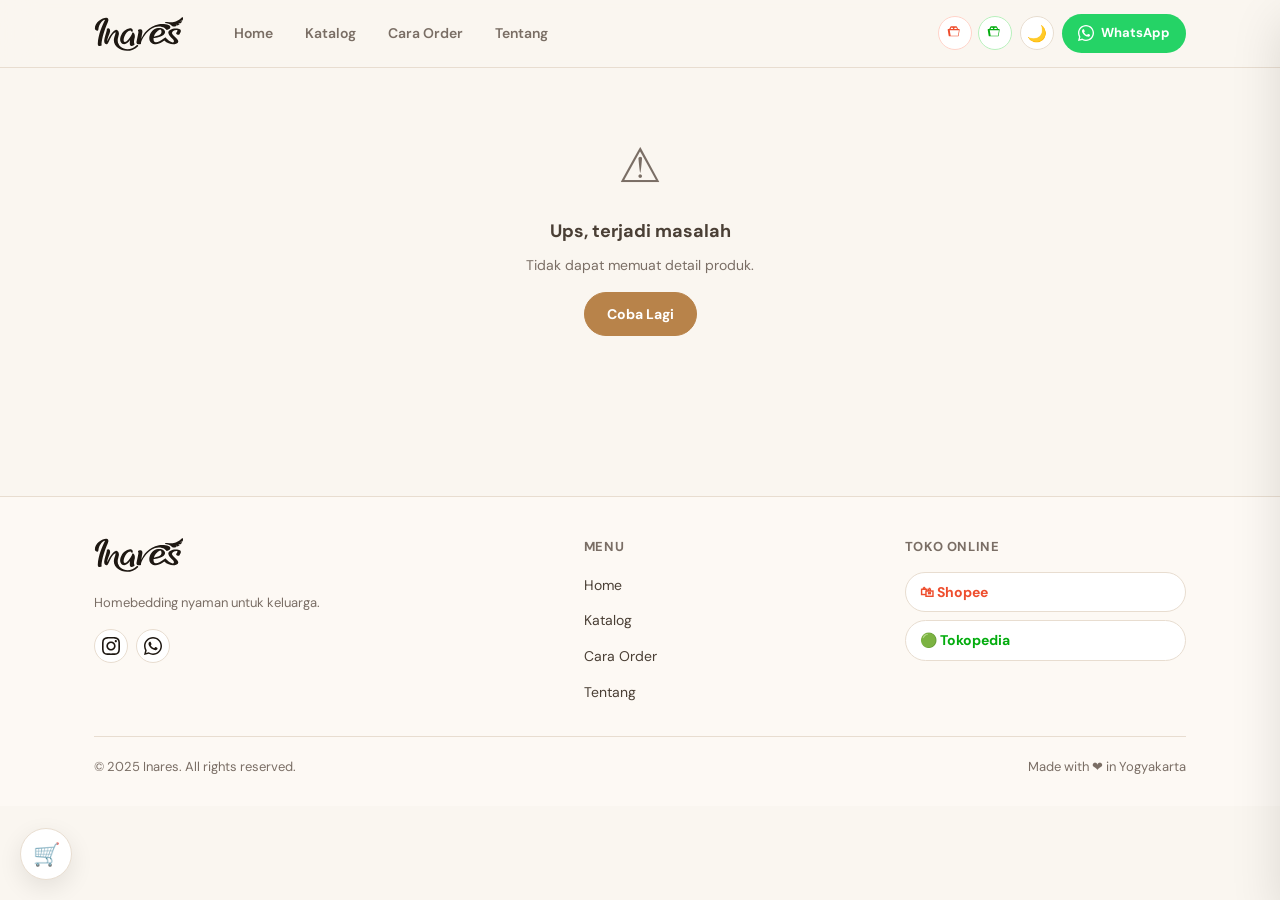
<file: detail.html>
<!doctype html>
<html lang="id" data-theme="light">
<head>
  <meta charset="utf-8" />
  <meta name="viewport" content="width=device-width,initial-scale=1" />
  <title>Detail Produk — Inares Homebedding</title>
  <meta name="description" content="Detail produk Inares. Lihat spesifikasi, ukuran, harga, dan order langsung via WhatsApp." />
  <link rel="preconnect" href="https://fonts.googleapis.com" />
  <link rel="preconnect" href="https://fonts.gstatic.com" crossorigin />
  <link rel="stylesheet" href="assets/style.css" />
  <script>(function(){var t=localStorage.getItem('inares-theme')||(window.matchMedia('(prefers-color-scheme:dark)').matches?'dark':'light');document.documentElement.setAttribute('data-theme',t);})();</script>
</head>
<body data-page="detail">

  <nav class="nav">
    <div class="container nav-inner">
      <div class="brand">
        <a href="index.html">
          <svg class="brand-logo" viewBox="0 0 709 284" width="160" height="64" xmlns="http://www.w3.org/2000/svg" aria-label="Inares"><path d="M6.599,100.318c0.361,11.859 25.205,23.417 26.964,8.093c7.838,-68.282 57.801,-85.993 52.686,-76.185c-19.681,37.734 -54.624,117.428 -56.837,186.24c-0.794,24.682 23.562,20.823 31.835,13.176c0.136,-0.128 0.169,-0.331 0.081,-0.496c-1.612,-3.017 -3.446,-5.07 -2.126,-17.711c3.915,-37.49 19.574,-99.094 49.967,-166.08c9.338,-20.581 2.209,-32.624 -12.249,-33.552c-27.333,-1.754 -91.949,33.099 -90.321,86.515Z" fill="currentColor"/><path d="M373.105,179.535c15.326,-36.949 55.926,-100.16 139.041,-114.692c32.211,-5.632 104.636,-0.541 87.474,31.533c-1.35,2.523 -29.095,21.234 -30.633,11.102c-0.687,-4.527 -20.293,-24.584 -59.284,-24.584c-75.982,0 -137.022,97.783 -139.565,135.316c-0.014,0.203 0.085,0.4 0.138,0.59c0.004,0.015 0.002,0.031 -0.006,0.045c-2.384,3.835 -15.519,5.687 -23.738,3.328c-9.428,-2.706 -13.769,-10.514 -11.578,-19.739c3.931,-16.546 10.408,-49.709 14.752,-72.91c2.746,-7.693 -4.445,-12.141 -3.962,-15.212c0.338,-2.151 6.562,-6.112 8.505,-6.912c23.888,-9.834 29.161,9.944 26.654,22.205c-4.243,20.747 -5.852,34.64 -7.796,49.93Z" fill="currentColor"/><path d="M283.996,189.98c-10.436,14.176 -27.812,32.884 -46.835,32.884c-21.016,0 -40.699,-22.893 -27.09,-62.522c13.609,-39.629 42.774,-57.437 67.157,-62.253c29.454,-5.817 28.484,20.395 28.441,21.307c-0.001,0.016 -0.005,0.032 -0.012,0.046c-0.19,0.363 -2.75,5.113 -6.804,5.113c-4.215,0 -5.912,-11.352 -11.887,-11.113c-21.173,0.846 -36.441,21.851 -45.975,44.001c-8.854,20.57 -11.535,46.643 2.28,47.448c15.812,0.921 43.574,-37.625 53.799,-58.992c1.994,-4.166 2.87,-8.06 3.96,-11.649c3.266,-10.749 26.501,5.88 20.29,35.311c-2.749,9.105 -11.35,39.995 -0.914,52.48c1.371,1.64 -17.696,19.884 -30.702,12.954c-9.398,-5.008 -8.126,-15.418 -7.413,-29.923c0.253,-5.155 0.856,-10.193 1.705,-15.092Z" fill="currentColor"/><path d="M104.987,220.289c-9.408,6.408 -29.966,-2 -24.21,-33.425c5.787,-31.592 10.546,-40.813 14.669,-57.412c1.272,-5.121 5.58,-14.705 5.504,-27.814c-0.001,-0.093 0.045,-0.181 0.121,-0.235c18.228,-12.751 29.17,6.27 24.537,24.577c-2.438,9.634 -16.724,44.04 -20.02,59.564c-1.377,6.486 -2.365,10.444 -2.776,13.672c5.035,-5.948 34.496,-80.165 67.611,-89.55c11.096,-3.144 30.989,11.856 24.474,38.894c-1.733,7.189 -2.839,13.142 -4.452,18.1c-26.167,80.417 79.763,131.291 145.618,63.111c4.21,-4.359 12.351,0.353 13.058,6.346c0.008,0.068 -0.015,0.137 -0.062,0.187c-75.81,80.621 -211.923,23.767 -190.828,-62.334c2.74,-11.182 16.329,-48.855 9.676,-46.141c-33.843,13.809 -50.975,84.868 -62.846,92.467l-0.074,-0.006Z" fill="currentColor"/><path d="M554.338,193.74c-17.141,12.248 -45.631,30.323 -67.489,29.413c-30.118,-1.254 -59.229,-20.091 -49.216,-64.889c7.644,-34.197 36.146,-61.656 66.892,-64.076c46.852,-3.688 64.049,26.306 51.045,45.806c-17.732,26.589 -68.08,31.177 -85.581,33.985c-2.291,14.849 -0.406,31.028 17.432,33.54c12.423,1.749 41.095,-15.589 59.428,-28.402c8.102,-6.289 17.193,-13.328 18.667,-9.067c3.905,11.295 55.665,50.428 63.234,34.564c9.088,-19.047 -31.372,-31.873 -42.14,-67.559c-6.274,-20.794 24.47,-38.725 56.494,-38.725c67.855,0 33.802,38.061 29.289,48.302c-1.774,4.024 -23.486,1.047 -24.996,-8.701c-0.675,-4.356 21.278,-27.507 4.818,-27.101c-27.801,0.685 -41.138,17.071 -36.694,27.745c11.036,26.503 62.639,48.91 45.435,72.012c-12.903,17.327 -73.348,18.127 -106.617,-16.847Zm-81.974,-30.627c12.564,-2.653 38.746,-8.887 51.568,-19.39c13.047,-10.687 8.366,-36.648 -1.796,-36.299c-12.443,0.428 -40.509,30.026 -46.272,45.059c-1.026,2.676 -2.323,6.387 -3.499,10.63Z" fill="currentColor"/><path d="M652.797,77.474c0.022,0.025 0.032,0.059 0.024,0.091c-0.007,0.033 -0.03,0.06 -0.061,0.072c-2.693,1.118 -5.481,2.119 -8.361,2.982c-18.579,4.189 -27.845,0.936 -33.232,-5.867c-10.603,-13.389 -33.663,-17.654 -50.898,-20.349c-1.224,-0.191 -4.432,-2.055 1.469,-4.348c30.5,-11.848 66.905,24.304 134.567,-41.613c0.056,-0.055 0.142,-0.067 0.211,-0.03c6.542,3.552 7.151,13.084 2.758,24.241c-0.027,0.069 -0.077,0.127 -0.141,0.164c-5.763,3.342 -13.126,6.223 -19.722,6.728c-7.292,0.557 3.501,2.685 15.849,1.117c0.028,-0.004 0.057,0.009 0.073,0.033c0.016,0.024 0.017,0.055 0.003,0.08c-3.005,5.237 -6.971,10.593 -11.815,15.679c-0.046,0.048 -0.108,0.078 -0.175,0.082c-5.377,0.382 -11.56,0.002 -17.437,-1.697c-5.665,-1.638 1.147,4.322 10.82,7.911c0.023,0.009 0.04,0.029 0.044,0.053c0.004,0.024 -0.004,0.049 -0.023,0.065c-5.149,4.403 -11.013,8.429 -17.526,11.773c-0.053,0.027 -0.116,0.03 -0.172,0.008c-4.393,-1.774 -10.32,-4.721 -13.17,-6.729c-3.673,-2.589 1.115,3.188 6.915,9.554Z" fill="currentColor"/></svg>
        </a>
      </div>
      <div class="nav-menu">
        <a href="index.html">Home</a>
        <a href="katalog.html">Katalog</a>
        <a href="cara-order.html">Cara Order</a>
        <a href="tentang.html">Tentang</a>
      </div>
      <div class="nav-right">
        <div class="nav-market">
          <a class="shopee" href="https://shopee.co.id/inaresofficial" target="_blank" rel="noopener" title="Shopee">
            <svg viewBox="0 0 24 24" width="16" height="16" fill="#ee4d2d"><path d="M6 2a1 1 0 0 0-.894.553L3.382 6H2a1 1 0 0 0-.98 1.196l1.5 9A1 1 0 0 0 3.5 17h13a1 1 0 0 0 .98-.804l1.5-9A1 1 0 0 0 18 6h-1.382l-1.724-3.447A1 1 0 0 0 14 2H6zm0 2h2.382l1 2H5.618L6 4zm4.618 2 1-2H14l1 2h-4.382zM4.118 8h13.764l-1.333 8H5.451L4.118 8z"/></svg>
          </a>
          <a class="tokped" href="https://www.tokopedia.com/inaresofficial" target="_blank" rel="noopener" title="Tokopedia">
            <svg viewBox="0 0 24 24" width="16" height="16" fill="#03ac0e"><path d="M6 2a1 1 0 0 0-.894.553L3.382 6H2a1 1 0 0 0-.98 1.196l1.5 9A1 1 0 0 0 3.5 17h13a1 1 0 0 0 .98-.804l1.5-9A1 1 0 0 0 18 6h-1.382l-1.724-3.447A1 1 0 0 0 14 2H6zm0 2h2.382l1 2H5.618L6 4zm4.618 2 1-2H14l1 2h-4.382zM4.118 8h13.764l-1.333 8H5.451L4.118 8z"/></svg>
          </a>
        </div>
        <button class="theme-toggle" title="Ganti tema">
          <span class="icon-moon">🌙</span><span class="icon-sun">☀️</span>
        </button>
        <a class="btn-wa-nav" href="https://wa.me/6285643383884?text=Halo%20Inares." target="_blank" rel="noopener">
          <svg viewBox="0 0 24 24" fill="currentColor"><path d="M17.472 14.382c-.297-.149-1.758-.867-2.03-.967-.273-.099-.471-.148-.67.15-.197.297-.767.966-.94 1.164-.173.199-.347.223-.644.075-.297-.15-1.255-.463-2.39-1.475-.883-.788-1.48-1.761-1.653-2.059-.173-.297-.018-.458.13-.606.134-.133.298-.347.446-.52.149-.174.198-.298.298-.497.099-.198.05-.371-.025-.52-.075-.149-.669-1.612-.916-2.207-.242-.579-.487-.5-.669-.51-.173-.008-.371-.01-.57-.01-.198 0-.52.074-.792.372-.272.297-1.04 1.016-1.04 2.479 0 1.462 1.065 2.875 1.213 3.074.149.198 2.096 3.2 5.077 4.487.709.306 1.262.489 1.694.625.712.227 1.36.195 1.871.118.571-.085 1.758-.719 2.006-1.413.248-.694.248-1.289.173-1.413-.074-.124-.272-.198-.57-.347z"/><path d="M12 0C5.373 0 0 5.373 0 12c0 2.127.557 4.124 1.528 5.855L0 24l6.335-1.508C8.054 23.455 9.987 24 12 24c6.627 0 12-5.373 12-12S18.627 0 12 0zm0 22c-1.891 0-3.655-.52-5.163-1.426l-.37-.22-3.762.896.957-3.67-.242-.38C2.524 15.618 2 13.872 2 12 2 6.486 6.486 2 12 2s10 4.486 10 10-4.486 10-10 10z"/></svg>
          <span>WhatsApp</span>
        </a>
        <button class="hamburger" aria-label="Menu"><span></span><span></span><span></span></button>
      </div>
    </div>
  </nav>

  <div class="mobile-menu">
    <a href="index.html">🏠 Home</a>
    <a href="katalog.html">🛍 Katalog</a>
    <a href="cara-order.html">📋 Cara Order</a>
    <a href="tentang.html">💬 Tentang</a>
    <div class="mobile-menu-divider"></div>
    <div class="mobile-market-links">
      <a class="shopee" href="https://shopee.co.id/inaresofficial" target="_blank" rel="noopener">🛍 Shopee</a>
      <a class="tokped" href="https://www.tokopedia.com/inaresofficial" target="_blank" rel="noopener">🟢 Tokopedia</a>
    </div>
    <a href="https://wa.me/6285643383884?text=Halo%20Inares%2C%20saya%20mau%20order." target="_blank" rel="noopener" class="btn btn-wa" style="justify-content:center;margin-top:8px">💬 Chat WhatsApp</a>
  </div>

  <!-- Main Detail Content (populated by JS) -->
  <div class="container" id="detailContainer" style="padding-bottom: 40px;">
    <!-- Loading skeleton shown here by JS -->
  </div>

  <!-- Footer -->
  <footer class="footer">
    <div class="container">
      <div class="footer-grid">
        <div class="footer-brand">
          <div class="footer-logo">
            <svg class="brand-logo" viewBox="0 0 709 284" width="140" height="56" xmlns="http://www.w3.org/2000/svg" aria-label="Inares"><path d="M6.599,100.318c0.361,11.859 25.205,23.417 26.964,8.093c7.838,-68.282 57.801,-85.993 52.686,-76.185c-19.681,37.734 -54.624,117.428 -56.837,186.24c-0.794,24.682 23.562,20.823 31.835,13.176c0.136,-0.128 0.169,-0.331 0.081,-0.496c-1.612,-3.017 -3.446,-5.07 -2.126,-17.711c3.915,-37.49 19.574,-99.094 49.967,-166.08c9.338,-20.581 2.209,-32.624 -12.249,-33.552c-27.333,-1.754 -91.949,33.099 -90.321,86.515Z" fill="currentColor"/><path d="M373.105,179.535c15.326,-36.949 55.926,-100.16 139.041,-114.692c32.211,-5.632 104.636,-0.541 87.474,31.533c-1.35,2.523 -29.095,21.234 -30.633,11.102c-0.687,-4.527 -20.293,-24.584 -59.284,-24.584c-75.982,0 -137.022,97.783 -139.565,135.316c-0.014,0.203 0.085,0.4 0.138,0.59c0.004,0.015 0.002,0.031 -0.006,0.045c-2.384,3.835 -15.519,5.687 -23.738,3.328c-9.428,-2.706 -13.769,-10.514 -11.578,-19.739c3.931,-16.546 10.408,-49.709 14.752,-72.91c2.746,-7.693 -4.445,-12.141 -3.962,-15.212c0.338,-2.151 6.562,-6.112 8.505,-6.912c23.888,-9.834 29.161,9.944 26.654,22.205c-4.243,20.747 -5.852,34.64 -7.796,49.93Z" fill="currentColor"/><path d="M283.996,189.98c-10.436,14.176 -27.812,32.884 -46.835,32.884c-21.016,0 -40.699,-22.893 -27.09,-62.522c13.609,-39.629 42.774,-57.437 67.157,-62.253c29.454,-5.817 28.484,20.395 28.441,21.307c-0.001,0.016 -0.005,0.032 -0.012,0.046c-0.19,0.363 -2.75,5.113 -6.804,5.113c-4.215,0 -5.912,-11.352 -11.887,-11.113c-21.173,0.846 -36.441,21.851 -45.975,44.001c-8.854,20.57 -11.535,46.643 2.28,47.448c15.812,0.921 43.574,-37.625 53.799,-58.992c1.994,-4.166 2.87,-8.06 3.96,-11.649c3.266,-10.749 26.501,5.88 20.29,35.311c-2.749,9.105 -11.35,39.995 -0.914,52.48c1.371,1.64 -17.696,19.884 -30.702,12.954c-9.398,-5.008 -8.126,-15.418 -7.413,-29.923c0.253,-5.155 0.856,-10.193 1.705,-15.092Z" fill="currentColor"/><path d="M104.987,220.289c-9.408,6.408 -29.966,-2 -24.21,-33.425c5.787,-31.592 10.546,-40.813 14.669,-57.412c1.272,-5.121 5.58,-14.705 5.504,-27.814c-0.001,-0.093 0.045,-0.181 0.121,-0.235c18.228,-12.751 29.17,6.27 24.537,24.577c-2.438,9.634 -16.724,44.04 -20.02,59.564c-1.377,6.486 -2.365,10.444 -2.776,13.672c5.035,-5.948 34.496,-80.165 67.611,-89.55c11.096,-3.144 30.989,11.856 24.474,38.894c-1.733,7.189 -2.839,13.142 -4.452,18.1c-26.167,80.417 79.763,131.291 145.618,63.111c4.21,-4.359 12.351,0.353 13.058,6.346c0.008,0.068 -0.015,0.137 -0.062,0.187c-75.81,80.621 -211.923,23.767 -190.828,-62.334c2.74,-11.182 16.329,-48.855 9.676,-46.141c-33.843,13.809 -50.975,84.868 -62.846,92.467l-0.074,-0.006Z" fill="currentColor"/><path d="M554.338,193.74c-17.141,12.248 -45.631,30.323 -67.489,29.413c-30.118,-1.254 -59.229,-20.091 -49.216,-64.889c7.644,-34.197 36.146,-61.656 66.892,-64.076c46.852,-3.688 64.049,26.306 51.045,45.806c-17.732,26.589 -68.08,31.177 -85.581,33.985c-2.291,14.849 -0.406,31.028 17.432,33.54c12.423,1.749 41.095,-15.589 59.428,-28.402c8.102,-6.289 17.193,-13.328 18.667,-9.067c3.905,11.295 55.665,50.428 63.234,34.564c9.088,-19.047 -31.372,-31.873 -42.14,-67.559c-6.274,-20.794 24.47,-38.725 56.494,-38.725c67.855,0 33.802,38.061 29.289,48.302c-1.774,4.024 -23.486,1.047 -24.996,-8.701c-0.675,-4.356 21.278,-27.507 4.818,-27.101c-27.801,0.685 -41.138,17.071 -36.694,27.745c11.036,26.503 62.639,48.91 45.435,72.012c-12.903,17.327 -73.348,18.127 -106.617,-16.847Zm-81.974,-30.627c12.564,-2.653 38.746,-8.887 51.568,-19.39c13.047,-10.687 8.366,-36.648 -1.796,-36.299c-12.443,0.428 -40.509,30.026 -46.272,45.059c-1.026,2.676 -2.323,6.387 -3.499,10.63Z" fill="currentColor"/><path d="M652.797,77.474c0.022,0.025 0.032,0.059 0.024,0.091c-0.007,0.033 -0.03,0.06 -0.061,0.072c-2.693,1.118 -5.481,2.119 -8.361,2.982c-18.579,4.189 -27.845,0.936 -33.232,-5.867c-10.603,-13.389 -33.663,-17.654 -50.898,-20.349c-1.224,-0.191 -4.432,-2.055 1.469,-4.348c30.5,-11.848 66.905,24.304 134.567,-41.613c0.056,-0.055 0.142,-0.067 0.211,-0.03c6.542,3.552 7.151,13.084 2.758,24.241c-0.027,0.069 -0.077,0.127 -0.141,0.164c-5.763,3.342 -13.126,6.223 -19.722,6.728c-7.292,0.557 3.501,2.685 15.849,1.117c0.028,-0.004 0.057,0.009 0.073,0.033c0.016,0.024 0.017,0.055 0.003,0.08c-3.005,5.237 -6.971,10.593 -11.815,15.679c-0.046,0.048 -0.108,0.078 -0.175,0.082c-5.377,0.382 -11.56,0.002 -17.437,-1.697c-5.665,-1.638 1.147,4.322 10.82,7.911c0.023,0.009 0.04,0.029 0.044,0.053c0.004,0.024 -0.004,0.049 -0.023,0.065c-5.149,4.403 -11.013,8.429 -17.526,11.773c-0.053,0.027 -0.116,0.03 -0.172,0.008c-4.393,-1.774 -10.32,-4.721 -13.17,-6.729c-3.673,-2.589 1.115,3.188 6.915,9.554Z" fill="currentColor"/></svg>
          </div>
          <p class="footer-tagline">Homebedding nyaman untuk keluarga.</p>
          <div class="footer-social">
            <a href="https://www.instagram.com/inaresofficial" target="_blank" rel="noopener" title="Instagram">
              <svg viewBox="0 0 24 24" fill="currentColor" width="18" height="18"><path d="M12 2.163c3.204 0 3.584.012 4.85.07 3.252.148 4.771 1.691 4.919 4.919.058 1.265.069 1.645.069 4.849 0 3.205-.012 3.584-.069 4.849-.149 3.225-1.664 4.771-4.919 4.919-1.266.058-1.644.07-4.85.07-3.204 0-3.584-.012-4.849-.07-3.26-.149-4.771-1.699-4.919-4.92-.058-1.265-.07-1.644-.07-4.849 0-3.204.013-3.583.07-4.849.149-3.227 1.664-4.771 4.919-4.919 1.266-.057 1.645-.069 4.849-.069zm0-2.163c-3.259 0-3.667.014-4.947.072-4.358.2-6.78 2.618-6.98 6.98-.059 1.281-.073 1.689-.073 4.948 0 3.259.014 3.668.072 4.948.2 4.358 2.618 6.78 6.98 6.98 1.281.058 1.689.072 4.948.072 3.259 0 3.668-.014 4.948-.072 4.354-.2 6.782-2.618 6.979-6.98.059-1.28.073-1.689.073-4.948 0-3.259-.014-3.667-.072-4.947-.196-4.354-2.617-6.78-6.979-6.98-1.281-.059-1.69-.073-4.949-.073zm0 5.838c-3.403 0-6.162 2.759-6.162 6.162s2.759 6.163 6.162 6.163 6.162-2.759 6.162-6.163c0-3.403-2.759-6.162-6.162-6.162zm0 10.162c-2.209 0-4-1.79-4-4 0-2.209 1.791-4 4-4s4 1.791 4 4c0 2.21-1.791 4-4 4zm6.406-11.845c-.796 0-1.441.645-1.441 1.44s.645 1.44 1.441 1.44c.795 0 1.439-.645 1.439-1.44s-.644-1.44-1.439-1.44z"/></svg>
            </a>
            <a href="https://wa.me/6285643383884" target="_blank" rel="noopener" title="WhatsApp">
              <svg viewBox="0 0 24 24" fill="currentColor" width="18" height="18"><path d="M17.472 14.382c-.297-.149-1.758-.867-2.03-.967-.273-.099-.471-.148-.67.15-.197.297-.767.966-.94 1.164-.173.199-.347.223-.644.075-.297-.15-1.255-.463-2.39-1.475-.883-.788-1.48-1.761-1.653-2.059-.173-.297-.018-.458.13-.606.134-.133.298-.347.446-.52.149-.174.198-.298.298-.497.099-.198.05-.371-.025-.52-.075-.149-.669-1.612-.916-2.207-.242-.579-.487-.5-.669-.51-.173-.008-.371-.01-.57-.01-.198 0-.52.074-.792.372-.272.297-1.04 1.016-1.04 2.479 0 1.462 1.065 2.875 1.213 3.074.149.198 2.096 3.2 5.077 4.487.709.306 1.262.489 1.694.625.712.227 1.36.195 1.871.118.571-.085 1.758-.719 2.006-1.413.248-.694.248-1.289.173-1.413-.074-.124-.272-.198-.57-.347z"/><path d="M12 0C5.373 0 0 5.373 0 12c0 2.127.557 4.124 1.528 5.855L0 24l6.335-1.508C8.054 23.455 9.987 24 12 24c6.627 0 12-5.373 12-12S18.627 0 12 0zm0 22c-1.891 0-3.655-.52-5.163-1.426l-.37-.22-3.762.896.957-3.67-.242-.38C2.524 15.618 2 13.872 2 12 2 6.486 6.486 2 12 2s10 4.486 10 10-4.486 10-10 10z"/></svg>
            </a>
          </div>
        </div>
        <div class="footer-col">
          <h4>Menu</h4>
          <ul>
            <li><a href="index.html">Home</a></li>
            <li><a href="katalog.html">Katalog</a></li>
            <li><a href="cara-order.html">Cara Order</a></li>
            <li><a href="tentang.html">Tentang</a></li>
          </ul>
        </div>
        <div class="footer-col">
          <h4>Toko Online</h4>
          <div class="footer-market-links">
            <a class="footer-market-link shopee" href="https://shopee.co.id/inaresofficial" target="_blank" rel="noopener">🛍 Shopee</a>
            <a class="footer-market-link tokped" href="https://www.tokopedia.com/inaresofficial" target="_blank" rel="noopener">🟢 Tokopedia</a>
          </div>
        </div>
      </div>
      <div class="footer-bottom">
        <p>© 2025 Inares. All rights reserved.</p>
        <p>Made with ❤️ in Yogyakarta</p>
      </div>
    </div>
  </footer>

  <!-- Sticky Mobile Order Bar -->
  <div class="sticky-order">
    <a class="btn btn-wa" id="stickyWA" href="#" target="_blank" rel="noopener">
      <svg viewBox="0 0 24 24" fill="currentColor" style="width:16px;height:16px"><path d="M17.472 14.382c-.297-.149-1.758-.867-2.03-.967-.273-.099-.471-.148-.67.15-.197.297-.767.966-.94 1.164-.173.199-.347.223-.644.075-.297-.15-1.255-.463-2.39-1.475-.883-.788-1.48-1.761-1.653-2.059-.173-.297-.018-.458.13-.606.134-.133.298-.347.446-.52.149-.174.198-.298.298-.497.099-.198.05-.371-.025-.52-.075-.149-.669-1.612-.916-2.207-.242-.579-.487-.5-.669-.51-.173-.008-.371-.01-.57-.01-.198 0-.52.074-.792.372-.272.297-1.04 1.016-1.04 2.479 0 1.462 1.065 2.875 1.213 3.074.149.198 2.096 3.2 5.077 4.487.709.306 1.262.489 1.694.625.712.227 1.36.195 1.871.118.571-.085 1.758-.719 2.006-1.413.248-.694.248-1.289.173-1.413-.074-.124-.272-.198-.57-.347z"/><path d="M12 0C5.373 0 0 5.373 0 12c0 2.127.557 4.124 1.528 5.855L0 24l6.335-1.508C8.054 23.455 9.987 24 12 24c6.627 0 12-5.373 12-12S18.627 0 12 0zm0 22c-1.891 0-3.655-.52-5.163-1.426l-.37-.22-3.762.896.957-3.67-.242-.38C2.524 15.618 2 13.872 2 12 2 6.486 6.486 2 12 2s10 4.486 10 10-4.486 10-10 10z"/></svg>
      Order WA
    </a>
    <button class="btn" id="stickyCart">🛒 Keranjang</button>
  </div>

  <!-- Cart -->
  <div class="cart-overlay"></div>
  <div class="cart-drawer">
    <div class="cart-header">
      <h3>🛒 Keranjang Pilihan</h3>
      <button class="cart-close">×</button>
    </div>
    <div class="cart-body"></div>
    <div class="cart-footer">
      <div class="cart-total">
        <span class="label">Estimasi Total</span>
        <span class="amount">Rp 0</span>
      </div>
      <a class="btn btn-wa cart-wa-btn" href="#">
        <svg viewBox="0 0 24 24" fill="currentColor" style="width:16px;height:16px"><path d="M17.472 14.382c-.297-.149-1.758-.867-2.03-.967c-.273-.099-.471-.148-.67.15-.197.297-.767.966-.94 1.164-.173.199-.347.223-.644.075-.297-.15-1.255-.463-2.39-1.475-.883-.788-1.48-1.761-1.653-2.059-.173-.297-.018-.458.13-.606.134-.133.298-.347.446-.52.149-.174.198-.298.298-.497.099-.198.05-.371-.025-.52-.075-.149-.669-1.612-.916-2.207-.242-.579-.487-.5-.669-.51-.173-.008-.371-.01-.57-.01-.198 0-.52.074-.792.372-.272.297-1.04 1.016-1.04 2.479 0 1.462 1.065 2.875 1.213 3.074.149.198 2.096 3.2 5.077 4.487.709.306 1.262.489 1.694.625.712.227 1.36.195 1.871.118.571-.085 1.758-.719 2.006-1.413.248-.694.248-1.289.173-1.413-.074-.124-.272-.198-.57-.347z"/><path d="M12 0C5.373 0 0 5.373 0 12c0 2.127.557 4.124 1.528 5.855L0 24l6.335-1.508C8.054 23.455 9.987 24 12 24c6.627 0 12-5.373 12-12S18.627 0 12 0zm0 22c-1.891 0-3.655-.52-5.163-1.426l-.37-.22-3.762.896.957-3.67-.242-.38C2.524 15.618 2 13.872 2 12 2 6.486 6.486 2 12 2s10 4.486 10 10-4.486 10-10 10z"/></svg>
        Order Semua via WhatsApp
      </a>
      <button class="btn btn-sm" onclick="clearCart()">Kosongkan Keranjang</button>
      <p class="cart-note">💡 Admin konfirmasi motif & harga final</p>
    </div>
  </div>

  <button class="cart-fab" title="Keranjang">🛒<span class="cart-fab-badge">0</span></button>

  <script src="assets/app.js"></script>
</body>
</html>
</file>
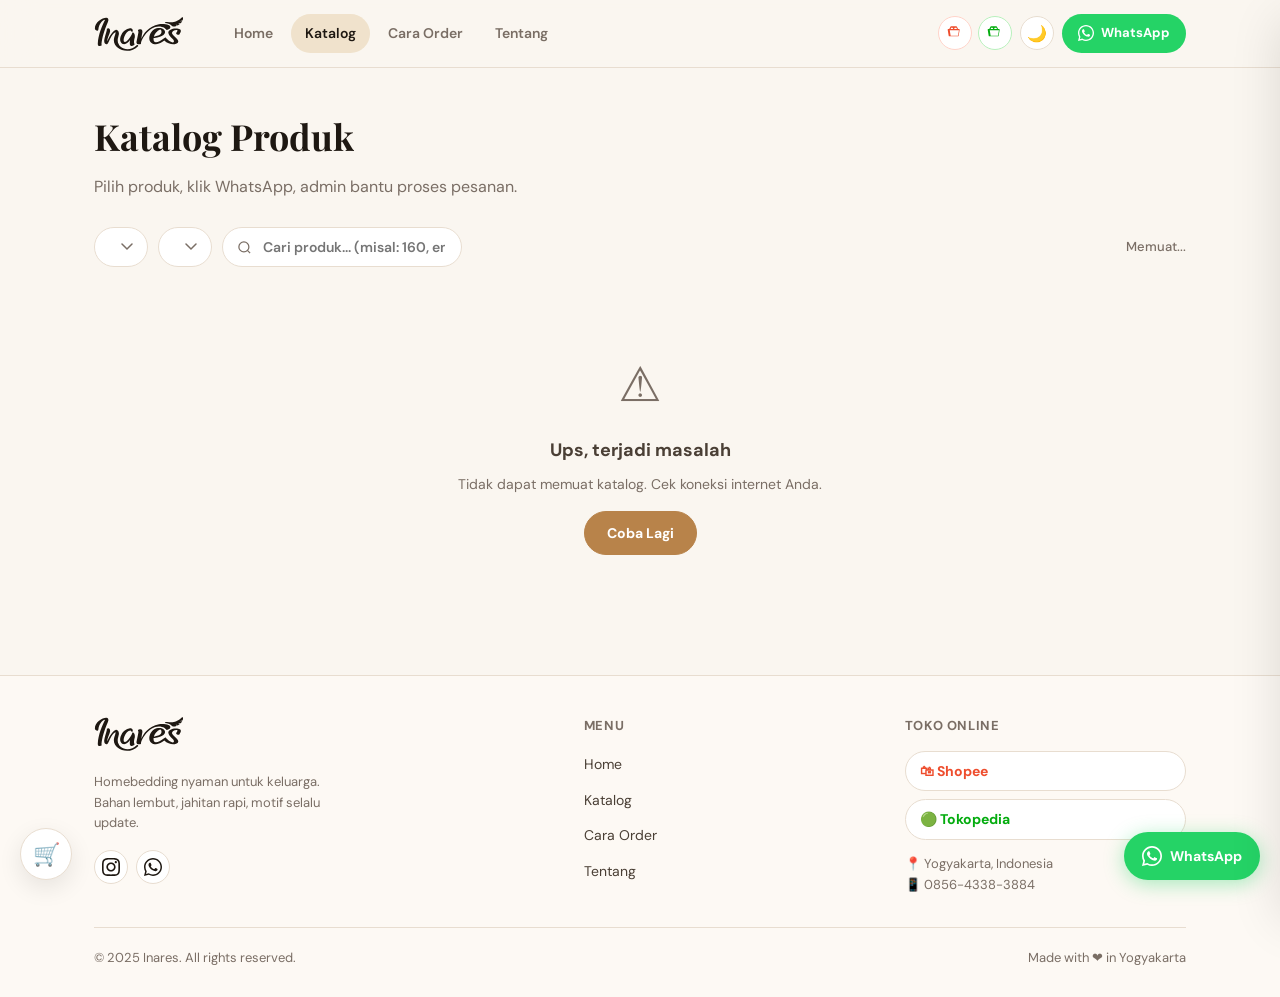
<file: katalog.html>
<!doctype html>
<html lang="id" data-theme="light">
<head>
  <meta charset="utf-8" />
  <meta name="viewport" content="width=device-width,initial-scale=1" />
  <title>Katalog Produk — Inares Homebedding</title>
  <meta name="description" content="Lihat katalog lengkap sprei, bedcover, dan sarung bantal Inares. Filter berdasarkan kategori dan bahan. Order langsung via WhatsApp." />
  <link rel="canonical" href="https://inares.pages.dev/katalog.html" />
  <meta property="og:title" content="Katalog Produk — Inares Homebedding" />
  <meta property="og:description" content="Sprei, bedcover, sarung bantal dengan berbagai pilihan bahan dan ukuran." />
  <link rel="preconnect" href="https://fonts.googleapis.com" />
  <link rel="preconnect" href="https://fonts.gstatic.com" crossorigin />
  <link rel="stylesheet" href="assets/style.css" />
  <script>(function(){var t=localStorage.getItem('inares-theme')||(window.matchMedia('(prefers-color-scheme:dark)').matches?'dark':'light');document.documentElement.setAttribute('data-theme',t);})();</script>
</head>
<body data-page="katalog">

  <nav class="nav">
    <div class="container nav-inner">
      <div class="brand">
        <a href="index.html">
          <svg class="brand-logo" viewBox="0 0 709 284" width="160" height="64" xmlns="http://www.w3.org/2000/svg" aria-label="Inares"><path d="M6.599,100.318c0.361,11.859 25.205,23.417 26.964,8.093c7.838,-68.282 57.801,-85.993 52.686,-76.185c-19.681,37.734 -54.624,117.428 -56.837,186.24c-0.794,24.682 23.562,20.823 31.835,13.176c0.136,-0.128 0.169,-0.331 0.081,-0.496c-1.612,-3.017 -3.446,-5.07 -2.126,-17.711c3.915,-37.49 19.574,-99.094 49.967,-166.08c9.338,-20.581 2.209,-32.624 -12.249,-33.552c-27.333,-1.754 -91.949,33.099 -90.321,86.515Z" fill="currentColor"/><path d="M373.105,179.535c15.326,-36.949 55.926,-100.16 139.041,-114.692c32.211,-5.632 104.636,-0.541 87.474,31.533c-1.35,2.523 -29.095,21.234 -30.633,11.102c-0.687,-4.527 -20.293,-24.584 -59.284,-24.584c-75.982,0 -137.022,97.783 -139.565,135.316c-0.014,0.203 0.085,0.4 0.138,0.59c0.004,0.015 0.002,0.031 -0.006,0.045c-2.384,3.835 -15.519,5.687 -23.738,3.328c-9.428,-2.706 -13.769,-10.514 -11.578,-19.739c3.931,-16.546 10.408,-49.709 14.752,-72.91c2.746,-7.693 -4.445,-12.141 -3.962,-15.212c0.338,-2.151 6.562,-6.112 8.505,-6.912c23.888,-9.834 29.161,9.944 26.654,22.205c-4.243,20.747 -5.852,34.64 -7.796,49.93Z" fill="currentColor"/><path d="M283.996,189.98c-10.436,14.176 -27.812,32.884 -46.835,32.884c-21.016,0 -40.699,-22.893 -27.09,-62.522c13.609,-39.629 42.774,-57.437 67.157,-62.253c29.454,-5.817 28.484,20.395 28.441,21.307c-0.001,0.016 -0.005,0.032 -0.012,0.046c-0.19,0.363 -2.75,5.113 -6.804,5.113c-4.215,0 -5.912,-11.352 -11.887,-11.113c-21.173,0.846 -36.441,21.851 -45.975,44.001c-8.854,20.57 -11.535,46.643 2.28,47.448c15.812,0.921 43.574,-37.625 53.799,-58.992c1.994,-4.166 2.87,-8.06 3.96,-11.649c3.266,-10.749 26.501,5.88 20.29,35.311c-2.749,9.105 -11.35,39.995 -0.914,52.48c1.371,1.64 -17.696,19.884 -30.702,12.954c-9.398,-5.008 -8.126,-15.418 -7.413,-29.923c0.253,-5.155 0.856,-10.193 1.705,-15.092Z" fill="currentColor"/><path d="M104.987,220.289c-9.408,6.408 -29.966,-2 -24.21,-33.425c5.787,-31.592 10.546,-40.813 14.669,-57.412c1.272,-5.121 5.58,-14.705 5.504,-27.814c-0.001,-0.093 0.045,-0.181 0.121,-0.235c18.228,-12.751 29.17,6.27 24.537,24.577c-2.438,9.634 -16.724,44.04 -20.02,59.564c-1.377,6.486 -2.365,10.444 -2.776,13.672c5.035,-5.948 34.496,-80.165 67.611,-89.55c11.096,-3.144 30.989,11.856 24.474,38.894c-1.733,7.189 -2.839,13.142 -4.452,18.1c-26.167,80.417 79.763,131.291 145.618,63.111c4.21,-4.359 12.351,0.353 13.058,6.346c0.008,0.068 -0.015,0.137 -0.062,0.187c-75.81,80.621 -211.923,23.767 -190.828,-62.334c2.74,-11.182 16.329,-48.855 9.676,-46.141c-33.843,13.809 -50.975,84.868 -62.846,92.467l-0.074,-0.006Z" fill="currentColor"/><path d="M554.338,193.74c-17.141,12.248 -45.631,30.323 -67.489,29.413c-30.118,-1.254 -59.229,-20.091 -49.216,-64.889c7.644,-34.197 36.146,-61.656 66.892,-64.076c46.852,-3.688 64.049,26.306 51.045,45.806c-17.732,26.589 -68.08,31.177 -85.581,33.985c-2.291,14.849 -0.406,31.028 17.432,33.54c12.423,1.749 41.095,-15.589 59.428,-28.402c8.102,-6.289 17.193,-13.328 18.667,-9.067c3.905,11.295 55.665,50.428 63.234,34.564c9.088,-19.047 -31.372,-31.873 -42.14,-67.559c-6.274,-20.794 24.47,-38.725 56.494,-38.725c67.855,0 33.802,38.061 29.289,48.302c-1.774,4.024 -23.486,1.047 -24.996,-8.701c-0.675,-4.356 21.278,-27.507 4.818,-27.101c-27.801,0.685 -41.138,17.071 -36.694,27.745c11.036,26.503 62.639,48.91 45.435,72.012c-12.903,17.327 -73.348,18.127 -106.617,-16.847Zm-81.974,-30.627c12.564,-2.653 38.746,-8.887 51.568,-19.39c13.047,-10.687 8.366,-36.648 -1.796,-36.299c-12.443,0.428 -40.509,30.026 -46.272,45.059c-1.026,2.676 -2.323,6.387 -3.499,10.63Z" fill="currentColor"/><path d="M652.797,77.474c0.022,0.025 0.032,0.059 0.024,0.091c-0.007,0.033 -0.03,0.06 -0.061,0.072c-2.693,1.118 -5.481,2.119 -8.361,2.982c-18.579,4.189 -27.845,0.936 -33.232,-5.867c-10.603,-13.389 -33.663,-17.654 -50.898,-20.349c-1.224,-0.191 -4.432,-2.055 1.469,-4.348c30.5,-11.848 66.905,24.304 134.567,-41.613c0.056,-0.055 0.142,-0.067 0.211,-0.03c6.542,3.552 7.151,13.084 2.758,24.241c-0.027,0.069 -0.077,0.127 -0.141,0.164c-5.763,3.342 -13.126,6.223 -19.722,6.728c-7.292,0.557 3.501,2.685 15.849,1.117c0.028,-0.004 0.057,0.009 0.073,0.033c0.016,0.024 0.017,0.055 0.003,0.08c-3.005,5.237 -6.971,10.593 -11.815,15.679c-0.046,0.048 -0.108,0.078 -0.175,0.082c-5.377,0.382 -11.56,0.002 -17.437,-1.697c-5.665,-1.638 1.147,4.322 10.82,7.911c0.023,0.009 0.04,0.029 0.044,0.053c0.004,0.024 -0.004,0.049 -0.023,0.065c-5.149,4.403 -11.013,8.429 -17.526,11.773c-0.053,0.027 -0.116,0.03 -0.172,0.008c-4.393,-1.774 -10.32,-4.721 -13.17,-6.729c-3.673,-2.589 1.115,3.188 6.915,9.554Z" fill="currentColor"/></svg>
        </a>
      </div>
      <div class="nav-menu">
        <a href="index.html">Home</a>
        <a href="katalog.html">Katalog</a>
        <a href="cara-order.html">Cara Order</a>
        <a href="tentang.html">Tentang</a>
      </div>
      <div class="nav-right">
                <div class="nav-market">
          <a class="shopee" href="https://shopee.co.id/inaresofficial" target="_blank" rel="noopener" title="Shopee">
            <svg viewBox="0 0 24 24" width="16" height="16" fill="#ee4d2d"><path d="M6 2a1 1 0 0 0-.894.553L3.382 6H2a1 1 0 0 0-.98 1.196l1.5 9A1 1 0 0 0 3.5 17h13a1 1 0 0 0 .98-.804l1.5-9A1 1 0 0 0 18 6h-1.382l-1.724-3.447A1 1 0 0 0 14 2H6zm0 2h2.382l1 2H5.618L6 4zm4.618 2 1-2H14l1 2h-4.382zM4.118 8h13.764l-1.333 8H5.451L4.118 8z"/></svg>
          </a>
          <a class="tokped" href="https://www.tokopedia.com/inaresofficial" target="_blank" rel="noopener" title="Tokopedia">
            <svg viewBox="0 0 24 24" width="16" height="16" fill="#03ac0e"><path d="M6 2a1 1 0 0 0-.894.553L3.382 6H2a1 1 0 0 0-.98 1.196l1.5 9A1 1 0 0 0 3.5 17h13a1 1 0 0 0 .98-.804l1.5-9A1 1 0 0 0 18 6h-1.382l-1.724-3.447A1 1 0 0 0 14 2H6zm0 2h2.382l1 2H5.618L6 4zm4.618 2 1-2H14l1 2h-4.382zM4.118 8h13.764l-1.333 8H5.451L4.118 8z"/></svg>
          </a>
        </div>
        <button class="theme-toggle" title="Ganti tema">
          <span class="icon-moon">🌙</span><span class="icon-sun">☀️</span>
        </button>
        <a class="btn-wa-nav" href="https://wa.me/6285643383884?text=Halo%20Inares%2C%20saya%20mau%20tanya%20katalog%20produk." target="_blank" rel="noopener">
          <svg viewBox="0 0 24 24" fill="currentColor"><path d="M17.472 14.382c-.297-.149-1.758-.867-2.03-.967-.273-.099-.471-.148-.67.15-.197.297-.767.966-.94 1.164-.173.199-.347.223-.644.075-.297-.15-1.255-.463-2.39-1.475-.883-.788-1.48-1.761-1.653-2.059-.173-.297-.018-.458.13-.606.134-.133.298-.347.446-.52.149-.174.198-.298.298-.497.099-.198.05-.371-.025-.52-.075-.149-.669-1.612-.916-2.207-.242-.579-.487-.5-.669-.51-.173-.008-.371-.01-.57-.01-.198 0-.52.074-.792.372-.272.297-1.04 1.016-1.04 2.479 0 1.462 1.065 2.875 1.213 3.074.149.198 2.096 3.2 5.077 4.487.709.306 1.262.489 1.694.625.712.227 1.36.195 1.871.118.571-.085 1.758-.719 2.006-1.413.248-.694.248-1.289.173-1.413-.074-.124-.272-.198-.57-.347z"/><path d="M12 0C5.373 0 0 5.373 0 12c0 2.127.557 4.124 1.528 5.855L0 24l6.335-1.508C8.054 23.455 9.987 24 12 24c6.627 0 12-5.373 12-12S18.627 0 12 0zm0 22c-1.891 0-3.655-.52-5.163-1.426l-.37-.22-3.762.896.957-3.67-.242-.38C2.524 15.618 2 13.872 2 12 2 6.486 6.486 2 12 2s10 4.486 10 10-4.486 10-10 10z"/></svg>
          <span>WhatsApp</span>
        </a>
        <button class="hamburger" aria-label="Menu"><span></span><span></span><span></span></button>
      </div>
    </div>
  </nav>

  <div class="mobile-menu">
    <a href="index.html">🏠 Home</a>
    <a href="katalog.html">🛍 Katalog</a>
    <a href="cara-order.html">📋 Cara Order</a>
    <a href="tentang.html">💬 Tentang</a>
    <div class="mobile-menu-divider"></div>
    <div class="mobile-market-links">
      <a class="shopee" href="https://shopee.co.id/inaresofficial" target="_blank" rel="noopener">🛍 Shopee</a>
      <a class="tokped" href="https://www.tokopedia.com/inaresofficial" target="_blank" rel="noopener">🟢 Tokopedia</a>
    </div>
    <a href="https://wa.me/6285643383884?text=Halo%20Inares%2C%20saya%20mau%20order." target="_blank" rel="noopener" class="btn btn-wa" style="justify-content:center;margin-top:8px">💬 Chat WhatsApp</a>
  </div>

  <div class="container">
    <div class="page-header fade-up">
      <h1>Katalog Produk</h1>
      <p>Pilih produk, klik WhatsApp, admin bantu proses pesanan.</p>
    </div>

    <!-- Category Pills -->
    <div class="category-pills fade-up" id="categoryPills">
      <!-- populated by JS -->
    </div>

    <!-- Filters -->
    <div class="filters fade-up">
      <select class="filter-select" id="filterKategori"></select>
      <select class="filter-select" id="filterBahan"></select>
      <input class="filter-search" id="search" placeholder="Cari produk... (misal: 160, embos, paket)" />
      <span class="filter-count" id="filterCount">Memuat...</span>
    </div>

    <!-- Grid -->
    <div class="grid" id="grid"></div>

  </div>

  <footer class="footer">
    <div class="container">
      <div class="footer-grid">
        <div class="footer-brand">
          <div class="footer-logo">
            <svg class="footer-logo-svg" viewBox="0 0 709 284" width="90" height="36" xmlns="http://www.w3.org/2000/svg" aria-label="Inares"><path d="M6.599,100.318c0.361,11.859 25.205,23.417 26.964,8.093c7.838,-68.282 57.801,-85.993 52.686,-76.185c-19.681,37.734 -54.624,117.428 -56.837,186.24c-0.794,24.682 23.562,20.823 31.835,13.176c0.136,-0.128 0.169,-0.331 0.081,-0.496c-1.612,-3.017 -3.446,-5.07 -2.126,-17.711c3.915,-37.49 19.574,-99.094 49.967,-166.08c9.338,-20.581 2.209,-32.624 -12.249,-33.552c-27.333,-1.754 -91.949,33.099 -90.321,86.515Z" fill="currentColor"/><path d="M373.105,179.535c15.326,-36.949 55.926,-100.16 139.041,-114.692c32.211,-5.632 104.636,-0.541 87.474,31.533c-1.35,2.523 -29.095,21.234 -30.633,11.102c-0.687,-4.527 -20.293,-24.584 -59.284,-24.584c-75.982,0 -137.022,97.783 -139.565,135.316c-0.014,0.203 0.085,0.4 0.138,0.59c0.004,0.015 0.002,0.031 -0.006,0.045c-2.384,3.835 -15.519,5.687 -23.738,3.328c-9.428,-2.706 -13.769,-10.514 -11.578,-19.739c3.931,-16.546 10.408,-49.709 14.752,-72.91c2.746,-7.693 -4.445,-12.141 -3.962,-15.212c0.338,-2.151 6.562,-6.112 8.505,-6.912c23.888,-9.834 29.161,9.944 26.654,22.205c-4.243,20.747 -5.852,34.64 -7.796,49.93Z" fill="currentColor"/><path d="M283.996,189.98c-10.436,14.176 -27.812,32.884 -46.835,32.884c-21.016,0 -40.699,-22.893 -27.09,-62.522c13.609,-39.629 42.774,-57.437 67.157,-62.253c29.454,-5.817 28.484,20.395 28.441,21.307c-0.001,0.016 -0.005,0.032 -0.012,0.046c-0.19,0.363 -2.75,5.113 -6.804,5.113c-4.215,0 -5.912,-11.352 -11.887,-11.113c-21.173,0.846 -36.441,21.851 -45.975,44.001c-8.854,20.57 -11.535,46.643 2.28,47.448c15.812,0.921 43.574,-37.625 53.799,-58.992c1.994,-4.166 2.87,-8.06 3.96,-11.649c3.266,-10.749 26.501,5.88 20.29,35.311c-2.749,9.105 -11.35,39.995 -0.914,52.48c1.371,1.64 -17.696,19.884 -30.702,12.954c-9.398,-5.008 -8.126,-15.418 -7.413,-29.923c0.253,-5.155 0.856,-10.193 1.705,-15.092Z" fill="currentColor"/><path d="M104.987,220.289c-9.408,6.408 -29.966,-2 -24.21,-33.425c5.787,-31.592 10.546,-40.813 14.669,-57.412c1.272,-5.121 5.58,-14.705 5.504,-27.814c-0.001,-0.093 0.045,-0.181 0.121,-0.235c18.228,-12.751 29.17,6.27 24.537,24.577c-2.438,9.634 -16.724,44.04 -20.02,59.564c-1.377,6.486 -2.365,10.444 -2.776,13.672c5.035,-5.948 34.496,-80.165 67.611,-89.55c11.096,-3.144 30.989,11.856 24.474,38.894c-1.733,7.189 -2.839,13.142 -4.452,18.1c-26.167,80.417 79.763,131.291 145.618,63.111c4.21,-4.359 12.351,0.353 13.058,6.346c0.008,0.068 -0.015,0.137 -0.062,0.187c-75.81,80.621 -211.923,23.767 -190.828,-62.334c2.74,-11.182 16.329,-48.855 9.676,-46.141c-33.843,13.809 -50.975,84.868 -62.846,92.467l-0.074,-0.006Z" fill="currentColor"/><path d="M554.338,193.74c-17.141,12.248 -45.631,30.323 -67.489,29.413c-30.118,-1.254 -59.229,-20.091 -49.216,-64.889c7.644,-34.197 36.146,-61.656 66.892,-64.076c46.852,-3.688 64.049,26.306 51.045,45.806c-17.732,26.589 -68.08,31.177 -85.581,33.985c-2.291,14.849 -0.406,31.028 17.432,33.54c12.423,1.749 41.095,-15.589 59.428,-28.402c8.102,-6.289 17.193,-13.328 18.667,-9.067c3.905,11.295 55.665,50.428 63.234,34.564c9.088,-19.047 -31.372,-31.873 -42.14,-67.559c-6.274,-20.794 24.47,-38.725 56.494,-38.725c67.855,0 33.802,38.061 29.289,48.302c-1.774,4.024 -23.486,1.047 -24.996,-8.701c-0.675,-4.356 21.278,-27.507 4.818,-27.101c-27.801,0.685 -41.138,17.071 -36.694,27.745c11.036,26.503 62.639,48.91 45.435,72.012c-12.903,17.327 -73.348,18.127 -106.617,-16.847Zm-81.974,-30.627c12.564,-2.653 38.746,-8.887 51.568,-19.39c13.047,-10.687 8.366,-36.648 -1.796,-36.299c-12.443,0.428 -40.509,30.026 -46.272,45.059c-1.026,2.676 -2.323,6.387 -3.499,10.63Z" fill="currentColor"/><path d="M652.797,77.474c0.022,0.025 0.032,0.059 0.024,0.091c-0.007,0.033 -0.03,0.06 -0.061,0.072c-2.693,1.118 -5.481,2.119 -8.361,2.982c-18.579,4.189 -27.845,0.936 -33.232,-5.867c-10.603,-13.389 -33.663,-17.654 -50.898,-20.349c-1.224,-0.191 -4.432,-2.055 1.469,-4.348c30.5,-11.848 66.905,24.304 134.567,-41.613c0.056,-0.055 0.142,-0.067 0.211,-0.03c6.542,3.552 7.151,13.084 2.758,24.241c-0.027,0.069 -0.077,0.127 -0.141,0.164c-5.763,3.342 -13.126,6.223 -19.722,6.728c-7.292,0.557 3.501,2.685 15.849,1.117c0.028,-0.004 0.057,0.009 0.073,0.033c0.016,0.024 0.017,0.055 0.003,0.08c-3.005,5.237 -6.971,10.593 -11.815,15.679c-0.046,0.048 -0.108,0.078 -0.175,0.082c-5.377,0.382 -11.56,0.002 -17.437,-1.697c-5.665,-1.638 1.147,4.322 10.82,7.911c0.023,0.009 0.04,0.029 0.044,0.053c0.004,0.024 -0.004,0.049 -0.023,0.065c-5.149,4.403 -11.013,8.429 -17.526,11.773c-0.053,0.027 -0.116,0.03 -0.172,0.008c-4.393,-1.774 -10.32,-4.721 -13.17,-6.729c-3.673,-2.589 1.115,3.188 6.915,9.554Z" fill="currentColor"/></svg>
          </div>
          <p class="footer-tagline">Homebedding nyaman untuk keluarga. Bahan lembut, jahitan rapi, motif selalu update.</p>
          <div class="footer-social">
            <a href="https://www.instagram.com/inaresofficial" target="_blank" rel="noopener" title="Instagram">
              <svg viewBox="0 0 24 24" fill="currentColor" width="18" height="18"><path d="M12 2.163c3.204 0 3.584.012 4.85.07 3.252.148 4.771 1.691 4.919 4.919.058 1.265.069 1.645.069 4.849 0 3.205-.012 3.584-.069 4.849-.149 3.225-1.664 4.771-4.919 4.919-1.266.058-1.644.07-4.85.07-3.204 0-3.584-.012-4.849-.07-3.26-.149-4.771-1.699-4.919-4.92-.058-1.265-.07-1.644-.07-4.849 0-3.204.013-3.583.07-4.849.149-3.227 1.664-4.771 4.919-4.919 1.266-.057 1.645-.069 4.849-.069zm0-2.163c-3.259 0-3.667.014-4.947.072-4.358.2-6.78 2.618-6.98 6.98-.059 1.281-.073 1.689-.073 4.948 0 3.259.014 3.668.072 4.948.2 4.358 2.618 6.78 6.98 6.98 1.281.058 1.689.072 4.948.072 3.259 0 3.668-.014 4.948-.072 4.354-.2 6.782-2.618 6.979-6.98.059-1.28.073-1.689.073-4.948 0-3.259-.014-3.667-.072-4.947-.196-4.354-2.617-6.78-6.979-6.98-1.281-.059-1.69-.073-4.949-.073zm0 5.838c-3.403 0-6.162 2.759-6.162 6.162s2.759 6.163 6.162 6.163 6.162-2.759 6.162-6.163c0-3.403-2.759-6.162-6.162-6.162zm0 10.162c-2.209 0-4-1.79-4-4 0-2.209 1.791-4 4-4s4 1.791 4 4c0 2.21-1.791 4-4 4zm6.406-11.845c-.796 0-1.441.645-1.441 1.44s.645 1.44 1.441 1.44c.795 0 1.439-.645 1.439-1.44s-.644-1.44-1.439-1.44z"/></svg>
            </a>
            <a href="https://wa.me/6285643383884" target="_blank" rel="noopener" title="WhatsApp">
              <svg viewBox="0 0 24 24" fill="currentColor" width="18" height="18"><path d="M17.472 14.382c-.297-.149-1.758-.867-2.03-.967-.273-.099-.471-.148-.67.15-.197.297-.767.966-.94 1.164-.173.199-.347.223-.644.075-.297-.15-1.255-.463-2.39-1.475-.883-.788-1.48-1.761-1.653-2.059-.173-.297-.018-.458.13-.606.134-.133.298-.347.446-.52.149-.174.198-.298.298-.497.099-.198.05-.371-.025-.52-.075-.149-.669-1.612-.916-2.207-.242-.579-.487-.5-.669-.51-.173-.008-.371-.01-.57-.01-.198 0-.52.074-.792.372-.272.297-1.04 1.016-1.04 2.479 0 1.462 1.065 2.875 1.213 3.074.149.198 2.096 3.2 5.077 4.487.709.306 1.262.489 1.694.625.712.227 1.36.195 1.871.118.571-.085 1.758-.719 2.006-1.413.248-.694.248-1.289.173-1.413-.074-.124-.272-.198-.57-.347z"/><path d="M12 0C5.373 0 0 5.373 0 12c0 2.127.557 4.124 1.528 5.855L0 24l6.335-1.508C8.054 23.455 9.987 24 12 24c6.627 0 12-5.373 12-12S18.627 0 12 0zm0 22c-1.891 0-3.655-.52-5.163-1.426l-.37-.22-3.762.896.957-3.67-.242-.38C2.524 15.618 2 13.872 2 12 2 6.486 6.486 2 12 2s10 4.486 10 10-4.486 10-10 10z"/></svg>
            </a>
          </div>
        </div>

        <div class="footer-col">
          <h4>Menu</h4>
          <ul>
            <li><a href="index.html">Home</a></li>
            <li><a href="katalog.html">Katalog</a></li>
            <li><a href="cara-order.html">Cara Order</a></li>
            <li><a href="tentang.html">Tentang</a></li>
          </ul>
        </div>

        <div class="footer-col">
          <h4>Toko Online</h4>
          <div class="footer-market-links">
            <a class="footer-market-link shopee" href="https://shopee.co.id/inaresofficial" target="_blank" rel="noopener">🛍 Shopee</a>
            <a class="footer-market-link tokped" href="https://www.tokopedia.com/inaresofficial" target="_blank" rel="noopener">🟢 Tokopedia</a>
          </div>
          <div style="margin-top:14px">
            <p style="font-size:13px;color:var(--muted)">📍 Yogyakarta, Indonesia</p>
            <p style="font-size:13px;color:var(--muted)">📱 0856-4338-3884</p>
          </div>
        </div>
      </div>

      <div class="footer-bottom">
        <p>© 2025 Inares. All rights reserved.</p>
        <p>Made with ❤️ in Yogyakarta</p>
      </div>
    </div>
  </footer>

  <div class="cart-overlay"></div>
  <div class="cart-drawer">
    <div class="cart-header">
      <h3>🛒 Keranjang Pilihan</h3>
      <button class="cart-close">×</button>
    </div>
    <div class="cart-body"></div>
    <div class="cart-footer">
      <div class="cart-total">
        <span class="label">Estimasi Total</span>
        <span class="amount">Rp 0</span>
      </div>
      <a class="btn btn-wa cart-wa-btn" href="#">
        <svg viewBox="0 0 24 24" fill="currentColor" style="width:16px;height:16px"><path d="M17.472 14.382c-.297-.149-1.758-.867-2.03-.967-.273-.099-.471-.148-.67.15-.197.297-.767.966-.94 1.164-.173.199-.347.223-.644.075-.297-.15-1.255-.463-2.39-1.475-.883-.788-1.48-1.761-1.653-2.059-.173-.297-.018-.458.13-.606.134-.133.298-.347.446-.52.149-.174.198-.298.298-.497.099-.198.05-.371-.025-.52-.075-.149-.669-1.612-.916-2.207-.242-.579-.487-.5-.669-.51-.173-.008-.371-.01-.57-.01-.198 0-.52.074-.792.372-.272.297-1.04 1.016-1.04 2.479 0 1.462 1.065 2.875 1.213 3.074.149.198 2.096 3.2 5.077 4.487.709.306 1.262.489 1.694.625.712.227 1.36.195 1.871.118.571-.085 1.758-.719 2.006-1.413.248-.694.248-1.289.173-1.413-.074-.124-.272-.198-.57-.347z"/><path d="M12 0C5.373 0 0 5.373 0 12c0 2.127.557 4.124 1.528 5.855L0 24l6.335-1.508C8.054 23.455 9.987 24 12 24c6.627 0 12-5.373 12-12S18.627 0 12 0zm0 22c-1.891 0-3.655-.52-5.163-1.426l-.37-.22-3.762.896.957-3.67-.242-.38C2.524 15.618 2 13.872 2 12 2 6.486 6.486 2 12 2s10 4.486 10 10-4.486 10-10 10z"/></svg>
        Order Semua via WhatsApp
      </a>
      <button class="btn btn-sm" onclick="clearCart()">Kosongkan Keranjang</button>
      <p class="cart-note">💡 Admin akan konfirmasi motif & harga final</p>
    </div>
  </div>

  <button class="cart-fab" title="Keranjang">🛒<span class="cart-fab-badge">0</span></button>

  <a class="wa-float" href="https://wa.me/6285643383884?text=Halo%20Inares%2C%20saya%20mau%20tanya%20katalog." target="_blank" rel="noopener">
    <svg viewBox="0 0 24 24" fill="currentColor"><path d="M17.472 14.382c-.297-.149-1.758-.867-2.03-.967-.273-.099-.471-.148-.67.15-.197.297-.767.966-.94 1.164-.173.199-.347.223-.644.075-.297-.15-1.255-.463-2.39-1.475-.883-.788-1.48-1.761-1.653-2.059-.173-.297-.018-.458.13-.606.134-.133.298-.347.446-.52.149-.174.198-.298.298-.497.099-.198.05-.371-.025-.52-.075-.149-.669-1.612-.916-2.207-.242-.579-.487-.5-.669-.51-.173-.008-.371-.01-.57-.01-.198 0-.52.074-.792.372-.272.297-1.04 1.016-1.04 2.479 0 1.462 1.065 2.875 1.213 3.074.149.198 2.096 3.2 5.077 4.487.709.306 1.262.489 1.694.625.712.227 1.36.195 1.871.118.571-.085 1.758-.719 2.006-1.413.248-.694.248-1.289.173-1.413-.074-.124-.272-.198-.57-.347z"/><path d="M12 0C5.373 0 0 5.373 0 12c0 2.127.557 4.124 1.528 5.855L0 24l6.335-1.508C8.054 23.455 9.987 24 12 24c6.627 0 12-5.373 12-12S18.627 0 12 0zm0 22c-1.891 0-3.655-.52-5.163-1.426l-.37-.22-3.762.896.957-3.67-.242-.38C2.524 15.618 2 13.872 2 12 2 6.486 6.486 2 12 2s10 4.486 10 10-4.486 10-10 10z"/></svg>
    WhatsApp
  </a>

  <script src="assets/app.js"></script>
  <script data-goatcounter="https://inares.goatcounter.com/count" async src="//gc.zgo.at/count.js"></script>
</body>
</html>
</file>
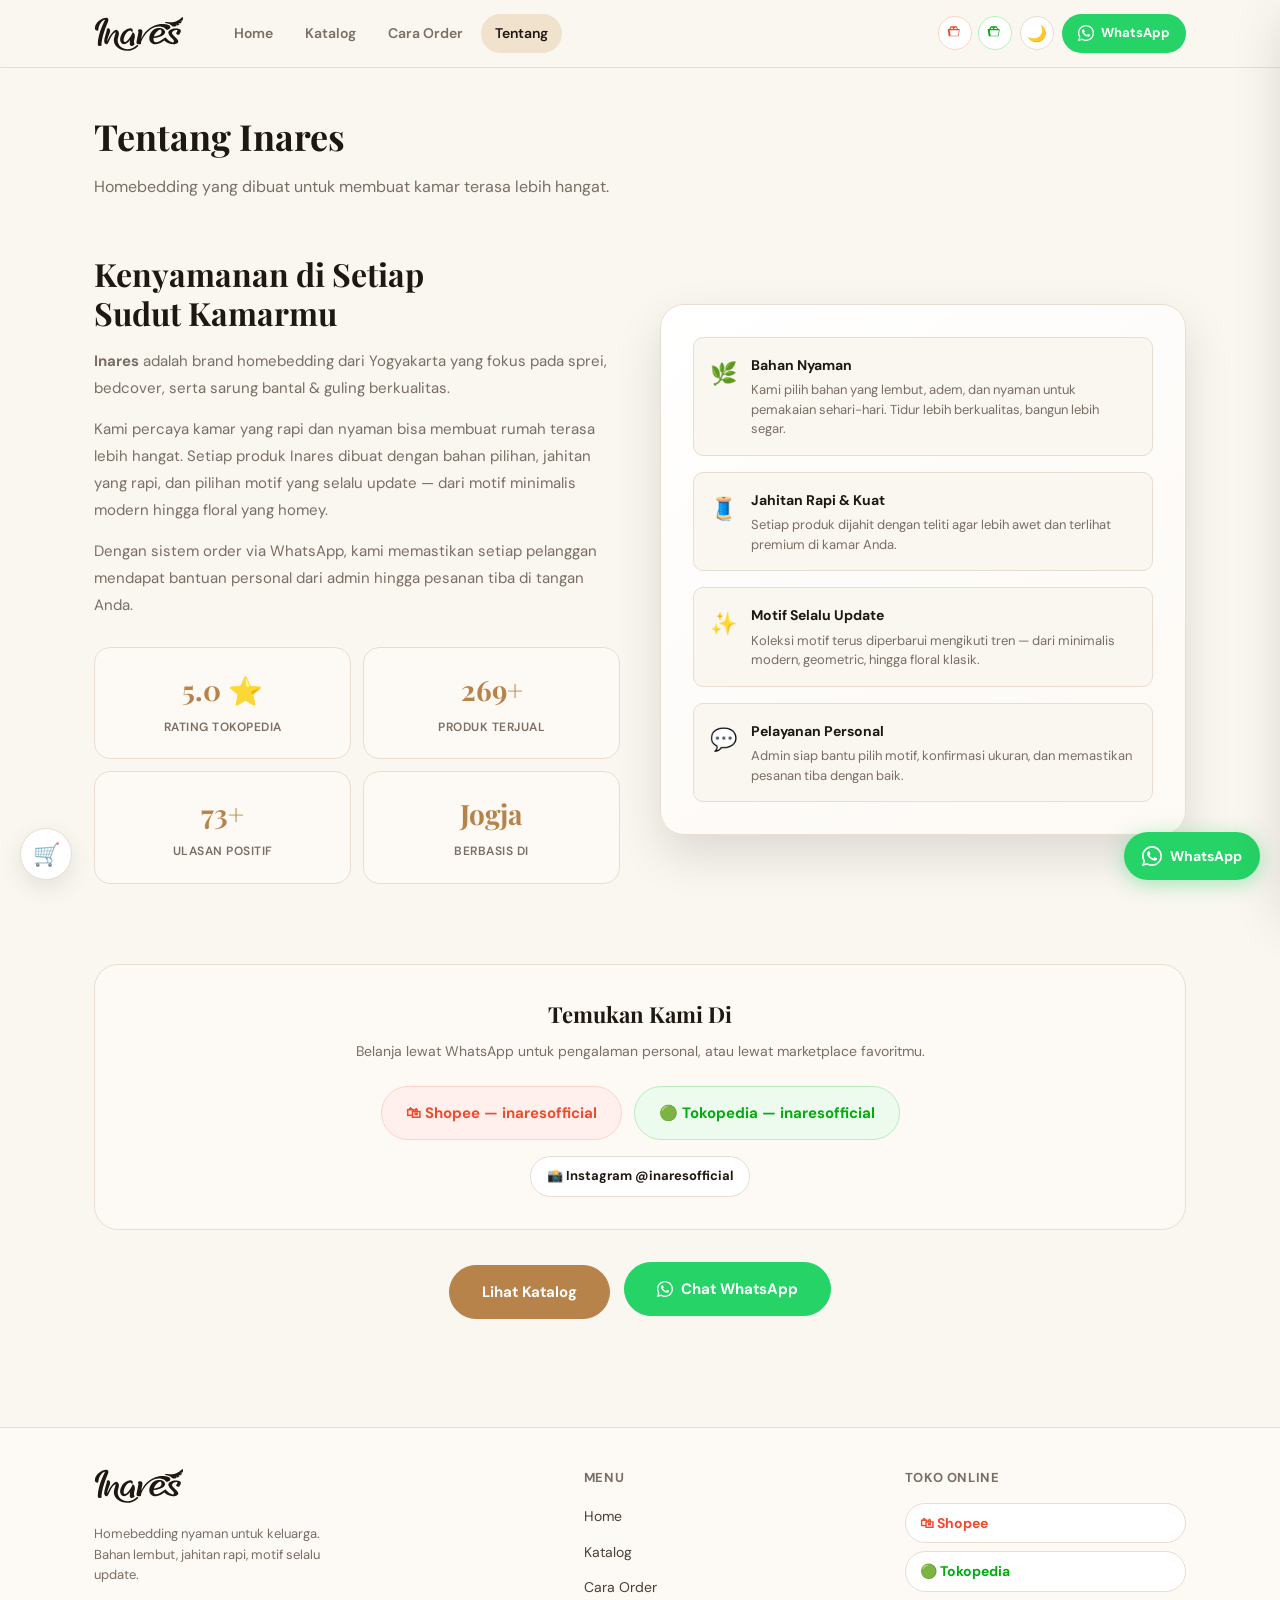
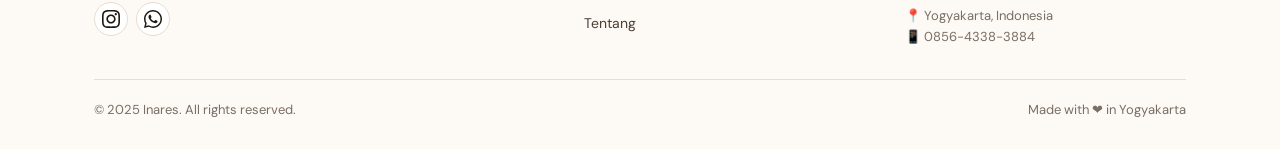
<file: tentang.html>
<!doctype html>
<html lang="id" data-theme="light">
<head>
  <meta charset="utf-8" />
  <meta name="viewport" content="width=device-width,initial-scale=1" />
  <title>Tentang Inares — Homebedding Nyaman untuk Keluarga</title>
  <meta name="description" content="Tentang Inares. Homebedding yang fokus pada sprei, bedcover, dan sarung bantal berkualitas dari Yogyakarta." />
  <link rel="canonical" href="https://inares.pages.dev/tentang.html" />
  <link rel="preconnect" href="https://fonts.googleapis.com" />
  <link rel="preconnect" href="https://fonts.gstatic.com" crossorigin />
  <link rel="stylesheet" href="assets/style.css" />
  <script>(function(){var t=localStorage.getItem('inares-theme')||(window.matchMedia('(prefers-color-scheme:dark)').matches?'dark':'light');document.documentElement.setAttribute('data-theme',t);})();</script>
</head>
<body data-page="tentang">

  <nav class="nav">
    <div class="container nav-inner">
      <div class="brand">
        <a href="index.html">
          <svg class="brand-logo" viewBox="0 0 709 284" width="160" height="64" xmlns="http://www.w3.org/2000/svg" aria-label="Inares"><path d="M6.599,100.318c0.361,11.859 25.205,23.417 26.964,8.093c7.838,-68.282 57.801,-85.993 52.686,-76.185c-19.681,37.734 -54.624,117.428 -56.837,186.24c-0.794,24.682 23.562,20.823 31.835,13.176c0.136,-0.128 0.169,-0.331 0.081,-0.496c-1.612,-3.017 -3.446,-5.07 -2.126,-17.711c3.915,-37.49 19.574,-99.094 49.967,-166.08c9.338,-20.581 2.209,-32.624 -12.249,-33.552c-27.333,-1.754 -91.949,33.099 -90.321,86.515Z" fill="currentColor"/><path d="M373.105,179.535c15.326,-36.949 55.926,-100.16 139.041,-114.692c32.211,-5.632 104.636,-0.541 87.474,31.533c-1.35,2.523 -29.095,21.234 -30.633,11.102c-0.687,-4.527 -20.293,-24.584 -59.284,-24.584c-75.982,0 -137.022,97.783 -139.565,135.316c-0.014,0.203 0.085,0.4 0.138,0.59c0.004,0.015 0.002,0.031 -0.006,0.045c-2.384,3.835 -15.519,5.687 -23.738,3.328c-9.428,-2.706 -13.769,-10.514 -11.578,-19.739c3.931,-16.546 10.408,-49.709 14.752,-72.91c2.746,-7.693 -4.445,-12.141 -3.962,-15.212c0.338,-2.151 6.562,-6.112 8.505,-6.912c23.888,-9.834 29.161,9.944 26.654,22.205c-4.243,20.747 -5.852,34.64 -7.796,49.93Z" fill="currentColor"/><path d="M283.996,189.98c-10.436,14.176 -27.812,32.884 -46.835,32.884c-21.016,0 -40.699,-22.893 -27.09,-62.522c13.609,-39.629 42.774,-57.437 67.157,-62.253c29.454,-5.817 28.484,20.395 28.441,21.307c-0.001,0.016 -0.005,0.032 -0.012,0.046c-0.19,0.363 -2.75,5.113 -6.804,5.113c-4.215,0 -5.912,-11.352 -11.887,-11.113c-21.173,0.846 -36.441,21.851 -45.975,44.001c-8.854,20.57 -11.535,46.643 2.28,47.448c15.812,0.921 43.574,-37.625 53.799,-58.992c1.994,-4.166 2.87,-8.06 3.96,-11.649c3.266,-10.749 26.501,5.88 20.29,35.311c-2.749,9.105 -11.35,39.995 -0.914,52.48c1.371,1.64 -17.696,19.884 -30.702,12.954c-9.398,-5.008 -8.126,-15.418 -7.413,-29.923c0.253,-5.155 0.856,-10.193 1.705,-15.092Z" fill="currentColor"/><path d="M104.987,220.289c-9.408,6.408 -29.966,-2 -24.21,-33.425c5.787,-31.592 10.546,-40.813 14.669,-57.412c1.272,-5.121 5.58,-14.705 5.504,-27.814c-0.001,-0.093 0.045,-0.181 0.121,-0.235c18.228,-12.751 29.17,6.27 24.537,24.577c-2.438,9.634 -16.724,44.04 -20.02,59.564c-1.377,6.486 -2.365,10.444 -2.776,13.672c5.035,-5.948 34.496,-80.165 67.611,-89.55c11.096,-3.144 30.989,11.856 24.474,38.894c-1.733,7.189 -2.839,13.142 -4.452,18.1c-26.167,80.417 79.763,131.291 145.618,63.111c4.21,-4.359 12.351,0.353 13.058,6.346c0.008,0.068 -0.015,0.137 -0.062,0.187c-75.81,80.621 -211.923,23.767 -190.828,-62.334c2.74,-11.182 16.329,-48.855 9.676,-46.141c-33.843,13.809 -50.975,84.868 -62.846,92.467l-0.074,-0.006Z" fill="currentColor"/><path d="M554.338,193.74c-17.141,12.248 -45.631,30.323 -67.489,29.413c-30.118,-1.254 -59.229,-20.091 -49.216,-64.889c7.644,-34.197 36.146,-61.656 66.892,-64.076c46.852,-3.688 64.049,26.306 51.045,45.806c-17.732,26.589 -68.08,31.177 -85.581,33.985c-2.291,14.849 -0.406,31.028 17.432,33.54c12.423,1.749 41.095,-15.589 59.428,-28.402c8.102,-6.289 17.193,-13.328 18.667,-9.067c3.905,11.295 55.665,50.428 63.234,34.564c9.088,-19.047 -31.372,-31.873 -42.14,-67.559c-6.274,-20.794 24.47,-38.725 56.494,-38.725c67.855,0 33.802,38.061 29.289,48.302c-1.774,4.024 -23.486,1.047 -24.996,-8.701c-0.675,-4.356 21.278,-27.507 4.818,-27.101c-27.801,0.685 -41.138,17.071 -36.694,27.745c11.036,26.503 62.639,48.91 45.435,72.012c-12.903,17.327 -73.348,18.127 -106.617,-16.847Zm-81.974,-30.627c12.564,-2.653 38.746,-8.887 51.568,-19.39c13.047,-10.687 8.366,-36.648 -1.796,-36.299c-12.443,0.428 -40.509,30.026 -46.272,45.059c-1.026,2.676 -2.323,6.387 -3.499,10.63Z" fill="currentColor"/><path d="M652.797,77.474c0.022,0.025 0.032,0.059 0.024,0.091c-0.007,0.033 -0.03,0.06 -0.061,0.072c-2.693,1.118 -5.481,2.119 -8.361,2.982c-18.579,4.189 -27.845,0.936 -33.232,-5.867c-10.603,-13.389 -33.663,-17.654 -50.898,-20.349c-1.224,-0.191 -4.432,-2.055 1.469,-4.348c30.5,-11.848 66.905,24.304 134.567,-41.613c0.056,-0.055 0.142,-0.067 0.211,-0.03c6.542,3.552 7.151,13.084 2.758,24.241c-0.027,0.069 -0.077,0.127 -0.141,0.164c-5.763,3.342 -13.126,6.223 -19.722,6.728c-7.292,0.557 3.501,2.685 15.849,1.117c0.028,-0.004 0.057,0.009 0.073,0.033c0.016,0.024 0.017,0.055 0.003,0.08c-3.005,5.237 -6.971,10.593 -11.815,15.679c-0.046,0.048 -0.108,0.078 -0.175,0.082c-5.377,0.382 -11.56,0.002 -17.437,-1.697c-5.665,-1.638 1.147,4.322 10.82,7.911c0.023,0.009 0.04,0.029 0.044,0.053c0.004,0.024 -0.004,0.049 -0.023,0.065c-5.149,4.403 -11.013,8.429 -17.526,11.773c-0.053,0.027 -0.116,0.03 -0.172,0.008c-4.393,-1.774 -10.32,-4.721 -13.17,-6.729c-3.673,-2.589 1.115,3.188 6.915,9.554Z" fill="currentColor"/></svg>
        </a>
      </div>
      <div class="nav-menu">
        <a href="index.html">Home</a>
        <a href="katalog.html">Katalog</a>
        <a href="cara-order.html">Cara Order</a>
        <a href="tentang.html">Tentang</a>
      </div>
      <div class="nav-right">
                <div class="nav-market">
          <a class="shopee" href="https://shopee.co.id/inaresofficial" target="_blank" rel="noopener" title="Shopee">
            <svg viewBox="0 0 24 24" width="16" height="16" fill="#ee4d2d"><path d="M6 2a1 1 0 0 0-.894.553L3.382 6H2a1 1 0 0 0-.98 1.196l1.5 9A1 1 0 0 0 3.5 17h13a1 1 0 0 0 .98-.804l1.5-9A1 1 0 0 0 18 6h-1.382l-1.724-3.447A1 1 0 0 0 14 2H6zm0 2h2.382l1 2H5.618L6 4zm4.618 2 1-2H14l1 2h-4.382zM4.118 8h13.764l-1.333 8H5.451L4.118 8z"/></svg>
          </a>
          <a class="tokped" href="https://www.tokopedia.com/inaresofficial" target="_blank" rel="noopener" title="Tokopedia">
            <svg viewBox="0 0 24 24" width="16" height="16" fill="#03ac0e"><path d="M6 2a1 1 0 0 0-.894.553L3.382 6H2a1 1 0 0 0-.98 1.196l1.5 9A1 1 0 0 0 3.5 17h13a1 1 0 0 0 .98-.804l1.5-9A1 1 0 0 0 18 6h-1.382l-1.724-3.447A1 1 0 0 0 14 2H6zm0 2h2.382l1 2H5.618L6 4zm4.618 2 1-2H14l1 2h-4.382zM4.118 8h13.764l-1.333 8H5.451L4.118 8z"/></svg>
          </a>
        </div>
        <button class="theme-toggle" title="Ganti tema">
          <span class="icon-moon">🌙</span><span class="icon-sun">☀️</span>
        </button>
        <a class="btn-wa-nav" href="https://wa.me/6285643383884?text=Halo%20Inares." target="_blank" rel="noopener">
          <svg viewBox="0 0 24 24" fill="currentColor"><path d="M17.472 14.382c-.297-.149-1.758-.867-2.03-.967-.273-.099-.471-.148-.67.15-.197.297-.767.966-.94 1.164-.173.199-.347.223-.644.075-.297-.15-1.255-.463-2.39-1.475-.883-.788-1.48-1.761-1.653-2.059-.173-.297-.018-.458.13-.606.134-.133.298-.347.446-.52.149-.174.198-.298.298-.497.099-.198.05-.371-.025-.52-.075-.149-.669-1.612-.916-2.207-.242-.579-.487-.5-.669-.51-.173-.008-.371-.01-.57-.01-.198 0-.52.074-.792.372-.272.297-1.04 1.016-1.04 2.479 0 1.462 1.065 2.875 1.213 3.074.149.198 2.096 3.2 5.077 4.487.709.306 1.262.489 1.694.625.712.227 1.36.195 1.871.118.571-.085 1.758-.719 2.006-1.413.248-.694.248-1.289.173-1.413-.074-.124-.272-.198-.57-.347z"/><path d="M12 0C5.373 0 0 5.373 0 12c0 2.127.557 4.124 1.528 5.855L0 24l6.335-1.508C8.054 23.455 9.987 24 12 24c6.627 0 12-5.373 12-12S18.627 0 12 0zm0 22c-1.891 0-3.655-.52-5.163-1.426l-.37-.22-3.762.896.957-3.67-.242-.38C2.524 15.618 2 13.872 2 12 2 6.486 6.486 2 12 2s10 4.486 10 10-4.486 10-10 10z"/></svg>
          <span>WhatsApp</span>
        </a>
        <button class="hamburger" aria-label="Menu"><span></span><span></span><span></span></button>
      </div>
    </div>
  </nav>

  <div class="mobile-menu">
    <a href="index.html">🏠 Home</a>
    <a href="katalog.html">🛍 Katalog</a>
    <a href="cara-order.html">📋 Cara Order</a>
    <a href="tentang.html">💬 Tentang</a>
    <div class="mobile-menu-divider"></div>
    <div class="mobile-market-links">
      <a class="shopee" href="https://shopee.co.id/inaresofficial" target="_blank" rel="noopener">🛍 Shopee</a>
      <a class="tokped" href="https://www.tokopedia.com/inaresofficial" target="_blank" rel="noopener">🟢 Tokopedia</a>
    </div>
    <a href="https://wa.me/6285643383884?text=Halo%20Inares." target="_blank" rel="noopener" class="btn btn-wa" style="justify-content:center;margin-top:8px">💬 Chat WhatsApp</a>
  </div>

  <div class="container">
    <div class="page-header fade-up">
      <h1>Tentang Inares</h1>
      <p>Homebedding yang dibuat untuk membuat kamar terasa lebih hangat.</p>
    </div>

    <!-- About Grid -->
    <div class="about-grid section fade-up">
      <div class="about-text">
        <h2>Kenyamanan di Setiap<br/>Sudut Kamarmu</h2>
        <p>
          <strong>Inares</strong> adalah brand homebedding dari Yogyakarta yang fokus pada
          sprei, bedcover, serta sarung bantal & guling berkualitas.
        </p>
        <p>
          Kami percaya kamar yang rapi dan nyaman bisa membuat rumah terasa lebih hangat.
          Setiap produk Inares dibuat dengan bahan pilihan, jahitan yang rapi, dan pilihan
          motif yang selalu update — dari motif minimalis modern hingga floral yang homey.
        </p>
        <p>
          Dengan sistem order via WhatsApp, kami memastikan setiap pelanggan mendapat
          bantuan personal dari admin hingga pesanan tiba di tangan Anda.
        </p>

        <!-- Stats -->
        <div class="about-stats">
          <div class="stat-card">
            <span class="stat-num">5.0 ⭐</span>
            <span class="stat-label">Rating Tokopedia</span>
          </div>
          <div class="stat-card">
            <span class="stat-num">269+</span>
            <span class="stat-label">Produk Terjual</span>
          </div>
          <div class="stat-card">
            <span class="stat-num">73+</span>
            <span class="stat-label">Ulasan Positif</span>
          </div>
          <div class="stat-card">
            <span class="stat-num">Jogja</span>
            <span class="stat-label">Berbasis Di</span>
          </div>
        </div>
      </div>

      <div class="about-visual">
        <div class="about-values">
          <div class="value-item">
            <div class="value-icon">🌿</div>
            <div>
              <h4>Bahan Nyaman</h4>
              <p>Kami pilih bahan yang lembut, adem, dan nyaman untuk pemakaian sehari-hari. Tidur lebih berkualitas, bangun lebih segar.</p>
            </div>
          </div>
          <div class="value-item">
            <div class="value-icon">🧵</div>
            <div>
              <h4>Jahitan Rapi & Kuat</h4>
              <p>Setiap produk dijahit dengan teliti agar lebih awet dan terlihat premium di kamar Anda.</p>
            </div>
          </div>
          <div class="value-item">
            <div class="value-icon">✨</div>
            <div>
              <h4>Motif Selalu Update</h4>
              <p>Koleksi motif terus diperbarui mengikuti tren — dari minimalis modern, geometric, hingga floral klasik.</p>
            </div>
          </div>
          <div class="value-item">
            <div class="value-icon">💬</div>
            <div>
              <h4>Pelayanan Personal</h4>
              <p>Admin siap bantu pilih motif, konfirmasi ukuran, dan memastikan pesanan tiba dengan baik.</p>
            </div>
          </div>
        </div>
      </div>
    </div>

    <!-- Store Links -->
    <div class="store-links-section fade-up">
      <h3>Temukan Kami Di</h3>
      <p>Belanja lewat WhatsApp untuk pengalaman personal, atau lewat marketplace favoritmu.</p>
      <div class="store-link-btns">
        <a class="store-link-btn shopee" href="https://shopee.co.id/inaresofficial" target="_blank" rel="noopener">🛍 Shopee — inaresofficial</a>
        <a class="store-link-btn tokped" href="https://www.tokopedia.com/inaresofficial" target="_blank" rel="noopener">🟢 Tokopedia — inaresofficial</a>
      </div>
      <div style="margin-top:16px">
        <a href="https://www.instagram.com/inaresofficial" target="_blank" rel="noopener" class="btn btn-sm" style="gap:6px">📸 Instagram @inaresofficial</a>
      </div>
    </div>

    <!-- CTA -->
    <div style="text-align:center;padding:32px 0 48px" class="fade-up">
      <a class="btn btn-primary" href="katalog.html" style="font-size:15px;padding:14px 32px;margin-right:10px">Lihat Katalog</a>
      <a class="btn btn-wa" href="https://wa.me/6285643383884?text=Halo%20Inares%2C%20saya%20mau%20tanya%20produk." target="_blank" rel="noopener" style="font-size:15px;padding:14px 32px">
        <svg viewBox="0 0 24 24" fill="currentColor" style="width:16px;height:16px"><path d="M17.472 14.382c-.297-.149-1.758-.867-2.03-.967-.273-.099-.471-.148-.67.15-.197.297-.767.966-.94 1.164-.173.199-.347.223-.644.075-.297-.15-1.255-.463-2.39-1.475-.883-.788-1.48-1.761-1.653-2.059-.173-.297-.018-.458.13-.606.134-.133.298-.347.446-.52.149-.174.198-.298.298-.497.099-.198.05-.371-.025-.52-.075-.149-.669-1.612-.916-2.207-.242-.579-.487-.5-.669-.51-.173-.008-.371-.01-.57-.01-.198 0-.52.074-.792.372-.272.297-1.04 1.016-1.04 2.479 0 1.462 1.065 2.875 1.213 3.074.149.198 2.096 3.2 5.077 4.487.709.306 1.262.489 1.694.625.712.227 1.36.195 1.871.118.571-.085 1.758-.719 2.006-1.413.248-.694.248-1.289.173-1.413-.074-.124-.272-.198-.57-.347z"/><path d="M12 0C5.373 0 0 5.373 0 12c0 2.127.557 4.124 1.528 5.855L0 24l6.335-1.508C8.054 23.455 9.987 24 12 24c6.627 0 12-5.373 12-12S18.627 0 12 0zm0 22c-1.891 0-3.655-.52-5.163-1.426l-.37-.22-3.762.896.957-3.67-.242-.38C2.524 15.618 2 13.872 2 12 2 6.486 6.486 2 12 2s10 4.486 10 10-4.486 10-10 10z"/></svg>
        Chat WhatsApp
      </a>
    </div>

  </div>

  <footer class="footer">
    <div class="container">
      <div class="footer-grid">
        <div class="footer-brand">
          <div class="footer-logo">
            <svg class="footer-logo-svg" viewBox="0 0 709 284" width="90" height="36" xmlns="http://www.w3.org/2000/svg" aria-label="Inares"><path d="M6.599,100.318c0.361,11.859 25.205,23.417 26.964,8.093c7.838,-68.282 57.801,-85.993 52.686,-76.185c-19.681,37.734 -54.624,117.428 -56.837,186.24c-0.794,24.682 23.562,20.823 31.835,13.176c0.136,-0.128 0.169,-0.331 0.081,-0.496c-1.612,-3.017 -3.446,-5.07 -2.126,-17.711c3.915,-37.49 19.574,-99.094 49.967,-166.08c9.338,-20.581 2.209,-32.624 -12.249,-33.552c-27.333,-1.754 -91.949,33.099 -90.321,86.515Z" fill="currentColor"/><path d="M373.105,179.535c15.326,-36.949 55.926,-100.16 139.041,-114.692c32.211,-5.632 104.636,-0.541 87.474,31.533c-1.35,2.523 -29.095,21.234 -30.633,11.102c-0.687,-4.527 -20.293,-24.584 -59.284,-24.584c-75.982,0 -137.022,97.783 -139.565,135.316c-0.014,0.203 0.085,0.4 0.138,0.59c0.004,0.015 0.002,0.031 -0.006,0.045c-2.384,3.835 -15.519,5.687 -23.738,3.328c-9.428,-2.706 -13.769,-10.514 -11.578,-19.739c3.931,-16.546 10.408,-49.709 14.752,-72.91c2.746,-7.693 -4.445,-12.141 -3.962,-15.212c0.338,-2.151 6.562,-6.112 8.505,-6.912c23.888,-9.834 29.161,9.944 26.654,22.205c-4.243,20.747 -5.852,34.64 -7.796,49.93Z" fill="currentColor"/><path d="M283.996,189.98c-10.436,14.176 -27.812,32.884 -46.835,32.884c-21.016,0 -40.699,-22.893 -27.09,-62.522c13.609,-39.629 42.774,-57.437 67.157,-62.253c29.454,-5.817 28.484,20.395 28.441,21.307c-0.001,0.016 -0.005,0.032 -0.012,0.046c-0.19,0.363 -2.75,5.113 -6.804,5.113c-4.215,0 -5.912,-11.352 -11.887,-11.113c-21.173,0.846 -36.441,21.851 -45.975,44.001c-8.854,20.57 -11.535,46.643 2.28,47.448c15.812,0.921 43.574,-37.625 53.799,-58.992c1.994,-4.166 2.87,-8.06 3.96,-11.649c3.266,-10.749 26.501,5.88 20.29,35.311c-2.749,9.105 -11.35,39.995 -0.914,52.48c1.371,1.64 -17.696,19.884 -30.702,12.954c-9.398,-5.008 -8.126,-15.418 -7.413,-29.923c0.253,-5.155 0.856,-10.193 1.705,-15.092Z" fill="currentColor"/><path d="M104.987,220.289c-9.408,6.408 -29.966,-2 -24.21,-33.425c5.787,-31.592 10.546,-40.813 14.669,-57.412c1.272,-5.121 5.58,-14.705 5.504,-27.814c-0.001,-0.093 0.045,-0.181 0.121,-0.235c18.228,-12.751 29.17,6.27 24.537,24.577c-2.438,9.634 -16.724,44.04 -20.02,59.564c-1.377,6.486 -2.365,10.444 -2.776,13.672c5.035,-5.948 34.496,-80.165 67.611,-89.55c11.096,-3.144 30.989,11.856 24.474,38.894c-1.733,7.189 -2.839,13.142 -4.452,18.1c-26.167,80.417 79.763,131.291 145.618,63.111c4.21,-4.359 12.351,0.353 13.058,6.346c0.008,0.068 -0.015,0.137 -0.062,0.187c-75.81,80.621 -211.923,23.767 -190.828,-62.334c2.74,-11.182 16.329,-48.855 9.676,-46.141c-33.843,13.809 -50.975,84.868 -62.846,92.467l-0.074,-0.006Z" fill="currentColor"/><path d="M554.338,193.74c-17.141,12.248 -45.631,30.323 -67.489,29.413c-30.118,-1.254 -59.229,-20.091 -49.216,-64.889c7.644,-34.197 36.146,-61.656 66.892,-64.076c46.852,-3.688 64.049,26.306 51.045,45.806c-17.732,26.589 -68.08,31.177 -85.581,33.985c-2.291,14.849 -0.406,31.028 17.432,33.54c12.423,1.749 41.095,-15.589 59.428,-28.402c8.102,-6.289 17.193,-13.328 18.667,-9.067c3.905,11.295 55.665,50.428 63.234,34.564c9.088,-19.047 -31.372,-31.873 -42.14,-67.559c-6.274,-20.794 24.47,-38.725 56.494,-38.725c67.855,0 33.802,38.061 29.289,48.302c-1.774,4.024 -23.486,1.047 -24.996,-8.701c-0.675,-4.356 21.278,-27.507 4.818,-27.101c-27.801,0.685 -41.138,17.071 -36.694,27.745c11.036,26.503 62.639,48.91 45.435,72.012c-12.903,17.327 -73.348,18.127 -106.617,-16.847Zm-81.974,-30.627c12.564,-2.653 38.746,-8.887 51.568,-19.39c13.047,-10.687 8.366,-36.648 -1.796,-36.299c-12.443,0.428 -40.509,30.026 -46.272,45.059c-1.026,2.676 -2.323,6.387 -3.499,10.63Z" fill="currentColor"/><path d="M652.797,77.474c0.022,0.025 0.032,0.059 0.024,0.091c-0.007,0.033 -0.03,0.06 -0.061,0.072c-2.693,1.118 -5.481,2.119 -8.361,2.982c-18.579,4.189 -27.845,0.936 -33.232,-5.867c-10.603,-13.389 -33.663,-17.654 -50.898,-20.349c-1.224,-0.191 -4.432,-2.055 1.469,-4.348c30.5,-11.848 66.905,24.304 134.567,-41.613c0.056,-0.055 0.142,-0.067 0.211,-0.03c6.542,3.552 7.151,13.084 2.758,24.241c-0.027,0.069 -0.077,0.127 -0.141,0.164c-5.763,3.342 -13.126,6.223 -19.722,6.728c-7.292,0.557 3.501,2.685 15.849,1.117c0.028,-0.004 0.057,0.009 0.073,0.033c0.016,0.024 0.017,0.055 0.003,0.08c-3.005,5.237 -6.971,10.593 -11.815,15.679c-0.046,0.048 -0.108,0.078 -0.175,0.082c-5.377,0.382 -11.56,0.002 -17.437,-1.697c-5.665,-1.638 1.147,4.322 10.82,7.911c0.023,0.009 0.04,0.029 0.044,0.053c0.004,0.024 -0.004,0.049 -0.023,0.065c-5.149,4.403 -11.013,8.429 -17.526,11.773c-0.053,0.027 -0.116,0.03 -0.172,0.008c-4.393,-1.774 -10.32,-4.721 -13.17,-6.729c-3.673,-2.589 1.115,3.188 6.915,9.554Z" fill="currentColor"/></svg>
          </div>
          <p class="footer-tagline">Homebedding nyaman untuk keluarga. Bahan lembut, jahitan rapi, motif selalu update.</p>
          <div class="footer-social">
            <a href="https://www.instagram.com/inaresofficial" target="_blank" rel="noopener" title="Instagram">
              <svg viewBox="0 0 24 24" fill="currentColor" width="18" height="18"><path d="M12 2.163c3.204 0 3.584.012 4.85.07 3.252.148 4.771 1.691 4.919 4.919.058 1.265.069 1.645.069 4.849 0 3.205-.012 3.584-.069 4.849-.149 3.225-1.664 4.771-4.919 4.919-1.266.058-1.644.07-4.85.07-3.204 0-3.584-.012-4.849-.07-3.26-.149-4.771-1.699-4.919-4.92-.058-1.265-.07-1.644-.07-4.849 0-3.204.013-3.583.07-4.849.149-3.227 1.664-4.771 4.919-4.919 1.266-.057 1.645-.069 4.849-.069zm0-2.163c-3.259 0-3.667.014-4.947.072-4.358.2-6.78 2.618-6.98 6.98-.059 1.281-.073 1.689-.073 4.948 0 3.259.014 3.668.072 4.948.2 4.358 2.618 6.78 6.98 6.98 1.281.058 1.689.072 4.948.072 3.259 0 3.668-.014 4.948-.072 4.354-.2 6.782-2.618 6.979-6.98.059-1.28.073-1.689.073-4.948 0-3.259-.014-3.667-.072-4.947-.196-4.354-2.617-6.78-6.979-6.98-1.281-.059-1.69-.073-4.949-.073zm0 5.838c-3.403 0-6.162 2.759-6.162 6.162s2.759 6.163 6.162 6.163 6.162-2.759 6.162-6.163c0-3.403-2.759-6.162-6.162-6.162zm0 10.162c-2.209 0-4-1.79-4-4 0-2.209 1.791-4 4-4s4 1.791 4 4c0 2.21-1.791 4-4 4zm6.406-11.845c-.796 0-1.441.645-1.441 1.44s.645 1.44 1.441 1.44c.795 0 1.439-.645 1.439-1.44s-.644-1.44-1.439-1.44z"/></svg>
            </a>
            <a href="https://wa.me/6285643383884" target="_blank" rel="noopener" title="WhatsApp">
              <svg viewBox="0 0 24 24" fill="currentColor" width="18" height="18"><path d="M17.472 14.382c-.297-.149-1.758-.867-2.03-.967-.273-.099-.471-.148-.67.15-.197.297-.767.966-.94 1.164-.173.199-.347.223-.644.075-.297-.15-1.255-.463-2.39-1.475-.883-.788-1.48-1.761-1.653-2.059-.173-.297-.018-.458.13-.606.134-.133.298-.347.446-.52.149-.174.198-.298.298-.497.099-.198.05-.371-.025-.52-.075-.149-.669-1.612-.916-2.207-.242-.579-.487-.5-.669-.51-.173-.008-.371-.01-.57-.01-.198 0-.52.074-.792.372-.272.297-1.04 1.016-1.04 2.479 0 1.462 1.065 2.875 1.213 3.074.149.198 2.096 3.2 5.077 4.487.709.306 1.262.489 1.694.625.712.227 1.36.195 1.871.118.571-.085 1.758-.719 2.006-1.413.248-.694.248-1.289.173-1.413-.074-.124-.272-.198-.57-.347z"/><path d="M12 0C5.373 0 0 5.373 0 12c0 2.127.557 4.124 1.528 5.855L0 24l6.335-1.508C8.054 23.455 9.987 24 12 24c6.627 0 12-5.373 12-12S18.627 0 12 0zm0 22c-1.891 0-3.655-.52-5.163-1.426l-.37-.22-3.762.896.957-3.67-.242-.38C2.524 15.618 2 13.872 2 12 2 6.486 6.486 2 12 2s10 4.486 10 10-4.486 10-10 10z"/></svg>
            </a>
          </div>
        </div>

        <div class="footer-col">
          <h4>Menu</h4>
          <ul>
            <li><a href="index.html">Home</a></li>
            <li><a href="katalog.html">Katalog</a></li>
            <li><a href="cara-order.html">Cara Order</a></li>
            <li><a href="tentang.html">Tentang</a></li>
          </ul>
        </div>

        <div class="footer-col">
          <h4>Toko Online</h4>
          <div class="footer-market-links">
            <a class="footer-market-link shopee" href="https://shopee.co.id/inaresofficial" target="_blank" rel="noopener">🛍 Shopee</a>
            <a class="footer-market-link tokped" href="https://www.tokopedia.com/inaresofficial" target="_blank" rel="noopener">🟢 Tokopedia</a>
          </div>
          <div style="margin-top:14px">
            <p style="font-size:13px;color:var(--muted)">📍 Yogyakarta, Indonesia</p>
            <p style="font-size:13px;color:var(--muted)">📱 0856-4338-3884</p>
          </div>
        </div>
      </div>

      <div class="footer-bottom">
        <p>© 2025 Inares. All rights reserved.</p>
        <p>Made with ❤️ in Yogyakarta</p>
      </div>
    </div>
  </footer>

  <div class="cart-overlay"></div>
  <div class="cart-drawer">
    <div class="cart-header"><h3>🛒 Keranjang Pilihan</h3><button class="cart-close">×</button></div>
    <div class="cart-body"></div>
    <div class="cart-footer">
      <div class="cart-total"><span class="label">Estimasi Total</span><span class="amount">Rp 0</span></div>
      <a class="btn btn-wa cart-wa-btn" href="#">Order Semua via WhatsApp</a>
      <button class="btn btn-sm" onclick="clearCart()">Kosongkan</button>
    </div>
  </div>
  <button class="cart-fab" title="Keranjang">🛒<span class="cart-fab-badge">0</span></button>

  <a class="wa-float" href="https://wa.me/6285643383884?text=Halo%20Inares." target="_blank" rel="noopener">
    <svg viewBox="0 0 24 24" fill="currentColor"><path d="M17.472 14.382c-.297-.149-1.758-.867-2.03-.967-.273-.099-.471-.148-.67.15-.197.297-.767.966-.94 1.164-.173.199-.347.223-.644.075-.297-.15-1.255-.463-2.39-1.475-.883-.788-1.48-1.761-1.653-2.059-.173-.297-.018-.458.13-.606.134-.133.298-.347.446-.52.149-.174.198-.298.298-.497.099-.198.05-.371-.025-.52-.075-.149-.669-1.612-.916-2.207-.242-.579-.487-.5-.669-.51-.173-.008-.371-.01-.57-.01-.198 0-.52.074-.792.372-.272.297-1.04 1.016-1.04 2.479 0 1.462 1.065 2.875 1.213 3.074.149.198 2.096 3.2 5.077 4.487.709.306 1.262.489 1.694.625.712.227 1.36.195 1.871.118.571-.085 1.758-.719 2.006-1.413.248-.694.248-1.289.173-1.413-.074-.124-.272-.198-.57-.347z"/><path d="M12 0C5.373 0 0 5.373 0 12c0 2.127.557 4.124 1.528 5.855L0 24l6.335-1.508C8.054 23.455 9.987 24 12 24c6.627 0 12-5.373 12-12S18.627 0 12 0zm0 22c-1.891 0-3.655-.52-5.163-1.426l-.37-.22-3.762.896.957-3.67-.242-.38C2.524 15.618 2 13.872 2 12 2 6.486 6.486 2 12 2s10 4.486 10 10-4.486 10-10 10z"/></svg>
    WhatsApp
  </a>

  <script src="assets/app.js"></script>
  <script data-goatcounter="https://inares.goatcounter.com/count" async src="//gc.zgo.at/count.js"></script>
</body>
</html>
</file>
<file: assets/style.css>
/* =============================================
   INARES — Main Stylesheet
   Aesthetic: Warm Linen · Refined · Homey
   ============================================= */

@import url('https://fonts.googleapis.com/css2?family=Playfair+Display:wght@600;700&family=DM+Sans:ital,opsz,wght@0,9..40,400;0,9..40,500;0,9..40,600;0,9..40,700;1,9..40,400&display=swap');

/* ── CSS Variables ── */
:root {
  /* Light Mode */
  --bg:          #faf6f0;
  --bg2:         #f3ece0;
  --surface:     #ffffff;
  --surface2:    #fdf9f4;
  --border:      #e8ddd0;
  --border2:     #d6c9b8;

  --text:        #1e1812;
  --text2:       #4a3f35;
  --muted:       #7a6e65;

  --accent:      #b8834a;
  --accent-h:    #a06e38;
  --accent-soft: #f0e2cc;
  --accent-glow: rgba(184,131,74,.18);

  --green:       #25D366;
  --green-h:     #1ebe58;

  --shopee:      #ee4d2d;
  --tokped:      #03ac0e;

  --shadow-sm:   0 2px 8px rgba(0,0,0,.06);
  --shadow-md:   0 8px 24px rgba(0,0,0,.09);
  --shadow-lg:   0 20px 48px rgba(0,0,0,.12);

  --radius-sm:   10px;
  --radius:      16px;
  --radius-lg:   24px;

  --nav-h:       68px;
  --font-display:'Playfair Display', Georgia, serif;
  --font-body:   'DM Sans', system-ui, sans-serif;

  --transition:  .2s cubic-bezier(.4,0,.2,1);
}

[data-theme="dark"] {
  --bg:          #12100d;
  --bg2:         #1a1610;
  --surface:     #1f1c17;
  --surface2:    #252118;
  --border:      #2e2820;
  --border2:     #3a3228;

  --text:        #f0e8db;
  --text2:       #c4b49e;
  --muted:       #7a6e65;

  --accent:      #d4a06a;
  --accent-h:    #e8b87a;
  --accent-soft: #2a2018;
  --accent-glow: rgba(212,160,106,.15);

  --shadow-sm:   0 2px 8px rgba(0,0,0,.3);
  --shadow-md:   0 8px 24px rgba(0,0,0,.4);
  --shadow-lg:   0 20px 48px rgba(0,0,0,.5);
}

/* ── Reset & Base ── */
*, *::before, *::after { box-sizing: border-box; margin: 0; padding: 0; }

html { scroll-behavior: smooth; }

body {
  font-family: var(--font-body);
  background: var(--bg);
  color: var(--text);
  line-height: 1.6;
  -webkit-font-smoothing: antialiased;
  transition: background var(--transition), color var(--transition);
  overflow-x: hidden;
}

a { color: inherit; text-decoration: none; }
img { display: block; max-width: 100%; }
button { cursor: pointer; font-family: inherit; border: none; background: none; }

/* ── Layout ── */
.container {
  max-width: 1140px;
  margin: 0 auto;
  padding: 0 24px;
}

/* ── Navbar ── */
.nav {
  position: sticky;
  top: 0;
  z-index: 100;
  height: var(--nav-h);
  background: rgba(250,246,240,.88);
  backdrop-filter: blur(16px);
  -webkit-backdrop-filter: blur(16px);
  border-bottom: 1px solid var(--border);
  transition: background var(--transition), border-color var(--transition);
}
[data-theme="dark"] .nav {
  background: rgba(18,16,13,.88);
}
.nav-inner {
  height: 100%;
  display: flex;
  align-items: center;
  gap: 12px;
}
.brand a {
  display: flex;
  align-items: center;
  flex-shrink: 0;
}
.brand-logo {
  height: 36px;
  width: auto;
  object-fit: contain;
}
.logo-light { display: block; }
.logo-dark  { display: none; }
[data-theme="dark"] .logo-light { display: none; }
[data-theme="dark"] .logo-dark  { display: block; }

.nav-menu {
  display: flex;
  align-items: center;
  gap: 4px;
  margin-left: 24px;
}
.nav-menu a {
  padding: 8px 14px;
  border-radius: 999px;
  font-size: 14px;
  font-weight: 600;
  color: var(--muted);
  transition: color var(--transition), background var(--transition);
}
.nav-menu a:hover,
.nav-menu a.active {
  color: var(--text);
  background: var(--accent-soft);
}

.nav-right {
  margin-left: auto;
  display: flex;
  align-items: center;
  gap: 8px;
}

/* Marketplace icon links in nav */
.nav-market {
  display: flex;
  align-items: center;
  gap: 6px;
}
.nav-market a {
  display: flex;
  align-items: center;
  justify-content: center;
  width: 34px;
  height: 34px;
  border-radius: 50%;
  border: 1px solid var(--border);
  background: var(--surface);
  transition: all var(--transition);
  font-size: 14px;
  font-weight: 800;
}
.nav-market a:hover { transform: translateY(-2px); box-shadow: var(--shadow-md); }
.nav-market .shopee { color: var(--shopee); border-color: #ffd3c9; }
.nav-market .tokped { color: var(--tokped); border-color: #b8f0bc; }
[data-theme="dark"] .nav-market .shopee { border-color: #3a1a14; }
[data-theme="dark"] .nav-market .tokped { border-color: #0d2e10; }

/* Theme toggle */
.theme-toggle {
  width: 34px;
  height: 34px;
  border-radius: 50%;
  border: 1px solid var(--border);
  background: var(--surface);
  display: flex;
  align-items: center;
  justify-content: center;
  font-size: 16px;
  transition: all var(--transition);
  flex-shrink: 0;
}
.theme-toggle:hover { transform: rotate(20deg); box-shadow: var(--shadow-md); }
.icon-moon { display: block; }
.icon-sun  { display: none; }
[data-theme="dark"] .icon-moon { display: none; }
[data-theme="dark"] .icon-sun  { display: block; }

/* WA Button nav */
.btn-wa-nav {
  display: inline-flex;
  align-items: center;
  gap: 7px;
  padding: 9px 16px;
  border-radius: 999px;
  background: var(--green);
  color: #fff;
  font-size: 13px;
  font-weight: 700;
  transition: all var(--transition);
  flex-shrink: 0;
}
.btn-wa-nav:hover { background: var(--green-h); transform: translateY(-1px); box-shadow: 0 4px 14px rgba(37,211,102,.35); }
.btn-wa-nav svg { width: 16px; height: 16px; }

/* Hamburger */
.hamburger {
  display: none;
  flex-direction: column;
  gap: 5px;
  width: 36px;
  height: 36px;
  align-items: center;
  justify-content: center;
  border-radius: 50%;
  border: 1px solid var(--border);
  background: var(--surface);
  transition: all var(--transition);
}
.hamburger span {
  display: block;
  width: 18px;
  height: 2px;
  background: var(--text);
  border-radius: 2px;
  transition: all var(--transition);
}
.hamburger.open span:nth-child(1) { transform: translateY(7px) rotate(45deg); }
.hamburger.open span:nth-child(2) { opacity: 0; }
.hamburger.open span:nth-child(3) { transform: translateY(-7px) rotate(-45deg); }

/* Mobile drawer */
.mobile-menu {
  display: none;
  position: fixed;
  inset: var(--nav-h) 0 0 0;
  z-index: 99;
  background: var(--bg);
  padding: 24px;
  flex-direction: column;
  gap: 8px;
  overflow-y: auto;
  transform: translateX(100%);
  transition: transform .3s cubic-bezier(.4,0,.2,1);
}
.mobile-menu.open {
  transform: translateX(0);
}
@media (max-width: 768px) {
  .mobile-menu { display: flex; }
  .nav-menu { display: none; }
  .nav-market { display: none; }
  .hamburger { display: flex; }
  .btn-wa-nav span { display: none; }
  .btn-wa-nav { padding: 9px; }
}
.mobile-menu a {
  padding: 14px 18px;
  border-radius: var(--radius-sm);
  font-size: 16px;
  font-weight: 600;
  color: var(--text2);
  border: 1px solid transparent;
  transition: all var(--transition);
}
.mobile-menu a:hover, .mobile-menu a.active {
  background: var(--accent-soft);
  border-color: var(--border);
  color: var(--text);
}
.mobile-menu-divider {
  height: 1px;
  background: var(--border);
  margin: 8px 0;
}
.mobile-market-links {
  display: flex;
  gap: 10px;
}
.mobile-market-links a {
  flex: 1;
  text-align: center;
  padding: 12px;
  border-radius: var(--radius-sm);
  border: 1px solid var(--border);
  font-weight: 700;
  font-size: 14px;
}
.mobile-market-links .shopee { color: var(--shopee); }
.mobile-market-links .tokped { color: var(--tokped); }

/* ── Buttons ── */
.btn {
  display: inline-flex;
  align-items: center;
  justify-content: center;
  gap: 8px;
  padding: 12px 22px;
  border-radius: 999px;
  font-family: var(--font-body);
  font-size: 14px;
  font-weight: 700;
  border: 1px solid var(--border);
  background: var(--surface);
  color: var(--text);
  cursor: pointer;
  transition: all var(--transition);
  white-space: nowrap;
}
.btn:hover { transform: translateY(-2px); box-shadow: var(--shadow-md); }
.btn-primary {
  background: var(--accent);
  border-color: var(--accent);
  color: #fff;
}
.btn-primary:hover { background: var(--accent-h); border-color: var(--accent-h); }
.btn-wa {
  background: var(--green);
  border-color: var(--green);
  color: #fff;
}
.btn-wa:hover { background: var(--green-h); border-color: var(--green-h); box-shadow: 0 4px 16px rgba(37,211,102,.35); }
.btn-shopee {
  background: #fff0ed;
  border-color: #ffd3c9;
  color: var(--shopee);
}
.btn-shopee:hover { background: #ffe0d9; }
[data-theme="dark"] .btn-shopee { background: #2a1510; border-color: #4a2018; }
.btn-tokped {
  background: #edfaee;
  border-color: #b8f0bc;
  color: var(--tokped);
}
.btn-tokped:hover { background: #d8f5da; }
[data-theme="dark"] .btn-tokped { background: #0a2010; border-color: #1a4020; }
.btn-sm { padding: 9px 16px; font-size: 13px; }
.btn svg { width: 16px; height: 16px; flex-shrink: 0; }

/* ── Hero ── */
.hero {
  padding: 56px 0 24px;
}
.hero-grid {
  display: grid;
  grid-template-columns: 1.4fr 1fr;
  gap: 20px;
  align-items: start;
}
.hero-main {
  background: linear-gradient(145deg, var(--surface) 0%, var(--surface2) 100%);
  border: 1px solid var(--border);
  border-radius: var(--radius-lg);
  box-shadow: var(--shadow-lg);
  padding: 40px;
  position: relative;
  overflow: hidden;
}
.hero-main::before {
  content: '';
  position: absolute;
  top: -60px; right: -60px;
  width: 240px; height: 240px;
  border-radius: 50%;
  background: var(--accent-glow);
  pointer-events: none;
}
.hero-eyebrow {
  display: inline-flex;
  align-items: center;
  gap: 6px;
  padding: 5px 12px;
  border-radius: 999px;
  background: var(--accent-soft);
  border: 1px solid var(--border);
  font-size: 12px;
  font-weight: 700;
  color: var(--accent);
  letter-spacing: .5px;
  text-transform: uppercase;
  margin-bottom: 16px;
}
.hero-main h1 {
  font-family: var(--font-display);
  font-size: 44px;
  line-height: 1.12;
  font-weight: 700;
  margin-bottom: 14px;
  color: var(--text);
}
.hero-main h1 em {
  font-style: italic;
  color: var(--accent);
}
.hero-main > p {
  font-size: 16px;
  color: var(--muted);
  margin-bottom: 28px;
  line-height: 1.7;
  max-width: 360px;
}
.hero-actions {
  display: flex;
  gap: 10px;
  flex-wrap: wrap;
  margin-bottom: 28px;
}
.hero-trust {
  display: flex;
  align-items: center;
  gap: 16px;
  flex-wrap: wrap;
}
.trust-item {
  display: flex;
  align-items: center;
  gap: 6px;
  font-size: 13px;
  color: var(--muted);
  font-weight: 500;
}
.trust-item .dot {
  width: 6px; height: 6px;
  border-radius: 50%;
  background: var(--accent);
}

.hero-aside {
  display: flex;
  flex-direction: column;
  gap: 12px;
}
.hero-badge {
  background: var(--surface);
  border: 1px solid var(--border);
  border-radius: var(--radius);
  padding: 18px 20px;
  transition: all var(--transition);
}
.hero-badge:hover { box-shadow: var(--shadow-md); transform: translateX(4px); }
.hero-badge-icon {
  font-size: 22px;
  margin-bottom: 8px;
}
.hero-badge strong {
  display: block;
  font-size: 15px;
  margin-bottom: 4px;
}
.hero-badge span {
  font-size: 13px;
  color: var(--muted);
  line-height: 1.5;
}

/* Store badges */
.store-badges {
  display: flex;
  gap: 8px;
  margin-top: 4px;
}
.store-badge {
  display: flex;
  align-items: center;
  gap: 6px;
  padding: 8px 14px;
  border-radius: 999px;
  border: 1px solid var(--border);
  background: var(--surface);
  font-size: 12px;
  font-weight: 700;
  transition: all var(--transition);
  cursor: pointer;
}
.store-badge:hover { transform: translateY(-2px); box-shadow: var(--shadow-sm); }
.store-badge.shopee { color: var(--shopee); border-color: #ffd3c9; }
.store-badge.tokped { color: var(--tokped); border-color: #b8f0bc; }
[data-theme="dark"] .store-badge.shopee { border-color: #3a1a14; background: #1a0c09; }
[data-theme="dark"] .store-badge.tokped { border-color: #0d2e10; background: #091509; }

/* ── Section ── */
.section {
  padding: 48px 0;
}
.section-header {
  display: flex;
  align-items: flex-end;
  justify-content: space-between;
  gap: 16px;
  margin-bottom: 24px;
}
.section-header h2 {
  font-family: var(--font-display);
  font-size: 26px;
  font-weight: 700;
  margin-bottom: 4px;
}
.section-header p {
  font-size: 14px;
  color: var(--muted);
  margin: 0;
}

/* ── Product Grid ── */
.grid {
  display: grid;
  grid-template-columns: repeat(3, 1fr);
  gap: 16px;
}
.grid-4 { grid-template-columns: repeat(4, 1fr); }

/* Skeleton loader */
.skeleton-card {
  background: var(--surface);
  border: 1px solid var(--border);
  border-radius: var(--radius);
  overflow: hidden;
}
.skeleton-img {
  width: 100%;
  height: 200px;
  background: linear-gradient(90deg, var(--bg2) 25%, var(--border) 50%, var(--bg2) 75%);
  background-size: 200% 100%;
  animation: shimmer 1.5s infinite;
}
.skeleton-body { padding: 14px; }
.skeleton-line {
  height: 14px;
  border-radius: 4px;
  background: linear-gradient(90deg, var(--bg2) 25%, var(--border) 50%, var(--bg2) 75%);
  background-size: 200% 100%;
  animation: shimmer 1.5s infinite;
  margin-bottom: 10px;
}
.skeleton-line.short { width: 60%; }
.skeleton-line.price { width: 40%; height: 18px; }
@keyframes shimmer {
  0% { background-position: 200% 0; }
  100% { background-position: -200% 0; }
}

/* ── Product Card ── */
.card {
  background: var(--surface);
  border: 1px solid var(--border);
  border-radius: var(--radius);
  overflow: hidden;
  display: flex;
  flex-direction: column;
  transition: all var(--transition);
  cursor: pointer;
}
.card:hover {
  transform: translateY(-4px);
  box-shadow: var(--shadow-lg);
  border-color: var(--border2);
}
.card-img-wrap {
  position: relative;
  overflow: hidden;
  background: var(--bg2);
}
.card-img-wrap img {
  width: 100%;
  height: 200px;
  object-fit: cover;
  transition: transform .4s ease;
}
.card:hover .card-img-wrap img {
  transform: scale(1.04);
}
.card-badge {
  position: absolute;
  top: 10px;
  left: 10px;
  padding: 4px 10px;
  border-radius: 999px;
  font-size: 11px;
  font-weight: 700;
  letter-spacing: .3px;
  text-transform: uppercase;
}
.card-badge.bestseller {
  background: var(--accent);
  color: #fff;
}
.card-badge.new {
  background: #2563eb;
  color: #fff;
}
.card-badge.ready {
  background: var(--green);
  color: #fff;
}
.card-body {
  padding: 16px;
  display: flex;
  flex-direction: column;
  flex: 1;
}
.card-body h3 {
  font-size: 15px;
  font-weight: 700;
  margin-bottom: 6px;
  line-height: 1.4;
}
.card-desc {
  font-size: 13px;
  color: var(--muted);
  margin-bottom: 10px;
  line-height: 1.5;
  display: -webkit-box;
  -webkit-line-clamp: 2;
  -webkit-box-orient: vertical;
  overflow: hidden;
}
.card-meta {
  display: flex;
  flex-wrap: wrap;
  gap: 6px;
  margin-bottom: 12px;
}
.tag {
  display: inline-block;
  padding: 3px 9px;
  border-radius: 999px;
  font-size: 11px;
  font-weight: 600;
  background: var(--accent-soft);
  color: var(--accent);
  border: 1px solid var(--border);
}
[data-theme="dark"] .tag {
  background: var(--surface2);
}
.card-price {
  font-family: var(--font-display);
  font-size: 18px;
  font-weight: 700;
  color: var(--accent);
  margin-bottom: 14px;
}
.card-price.hubungi {
  font-family: var(--font-body);
  font-size: 14px;
  color: var(--muted);
}
.card-actions {
  display: flex;
  gap: 8px;
  flex-wrap: wrap;
  margin-top: auto;
}

/* Error state */
.error-state {
  grid-column: 1 / -1;
  text-align: center;
  padding: 60px 20px;
  color: var(--muted);
}
.error-state .error-icon { font-size: 48px; margin-bottom: 12px; }
.error-state h3 { font-size: 18px; color: var(--text2); margin-bottom: 8px; }
.error-state p { font-size: 14px; margin-bottom: 16px; }

/* Empty state */
.empty-state {
  grid-column: 1 / -1;
  text-align: center;
  padding: 60px 20px;
  color: var(--muted);
}
.empty-state .empty-icon { font-size: 48px; margin-bottom: 12px; }
.empty-state p { font-size: 15px; }

/* ── Filters ── */
.filters {
  display: flex;
  gap: 10px;
  flex-wrap: wrap;
  margin-bottom: 20px;
  align-items: center;
}
.filter-select, .filter-search {
  padding: 10px 16px;
  border-radius: 999px;
  border: 1px solid var(--border);
  background: var(--surface);
  color: var(--text);
  font-family: var(--font-body);
  font-size: 14px;
  font-weight: 600;
  outline: none;
  transition: all var(--transition);
  appearance: none;
  -webkit-appearance: none;
  background-image: url("data:image/svg+xml,%3Csvg xmlns='http://www.w3.org/2000/svg' width='12' height='8' viewBox='0 0 12 8'%3E%3Cpath d='M1 1l5 5 5-5' stroke='%237a6e65' stroke-width='1.5' fill='none' stroke-linecap='round'/%3E%3C/svg%3E");
  background-repeat: no-repeat;
  background-position: right 14px center;
  padding-right: 36px;
}
.filter-select:focus, .filter-search:focus {
  border-color: var(--accent);
  box-shadow: 0 0 0 3px var(--accent-glow);
}
.filter-search {
  background-image: url("data:image/svg+xml,%3Csvg xmlns='http://www.w3.org/2000/svg' width='15' height='15' viewBox='0 0 24 24' fill='none' stroke='%237a6e65' stroke-width='2'%3E%3Ccircle cx='11' cy='11' r='8'/%3E%3Cpath d='m21 21-4.35-4.35'/%3E%3C/svg%3E");
  background-position: left 14px center;
  padding-left: 40px;
  padding-right: 16px;
  min-width: 240px;
}
.filter-count {
  font-size: 13px;
  color: var(--muted);
  margin-left: auto;
  font-weight: 500;
}

/* Category pills */
.category-pills {
  display: flex;
  gap: 8px;
  flex-wrap: wrap;
  margin-bottom: 20px;
}
.pill {
  padding: 7px 16px;
  border-radius: 999px;
  border: 1px solid var(--border);
  background: var(--surface);
  font-size: 13px;
  font-weight: 600;
  color: var(--muted);
  cursor: pointer;
  transition: all var(--transition);
}
.pill:hover { color: var(--text); border-color: var(--border2); }
.pill.active {
  background: var(--accent);
  border-color: var(--accent);
  color: #fff;
}

/* ── Product Detail Page ── */
.detail-grid {
  display: grid;
  grid-template-columns: 1fr 1fr;
  gap: 40px;
  padding: 40px 0;
  align-items: start;
}
.detail-img-wrap {
  border-radius: var(--radius-lg);
  overflow: hidden;
  background: var(--bg2);
  border: 1px solid var(--border);
  box-shadow: var(--shadow-md);
  aspect-ratio: 4/3;
}
.detail-img-wrap img {
  width: 100%;
  height: 100%;
  object-fit: cover;
}
.detail-info {
  display: flex;
  flex-direction: column;
  gap: 20px;
}
.detail-breadcrumb {
  display: flex;
  align-items: center;
  gap: 8px;
  font-size: 13px;
  color: var(--muted);
}
.detail-breadcrumb a { color: var(--accent); }
.detail-breadcrumb span { color: var(--border2); }

.detail-category {
  display: inline-flex;
  align-items: center;
  gap: 6px;
  padding: 4px 12px;
  border-radius: 999px;
  background: var(--accent-soft);
  border: 1px solid var(--border);
  font-size: 12px;
  font-weight: 700;
  color: var(--accent);
  letter-spacing: .4px;
  text-transform: uppercase;
  width: fit-content;
}
.detail-title {
  font-family: var(--font-display);
  font-size: 30px;
  font-weight: 700;
  line-height: 1.2;
  color: var(--text);
}
.detail-desc {
  font-size: 15px;
  color: var(--muted);
  line-height: 1.8;
}
.detail-price-block {
  padding: 20px;
  background: var(--surface2);
  border: 1px solid var(--border);
  border-radius: var(--radius);
}
.detail-price-label { font-size: 12px; font-weight: 700; color: var(--muted); text-transform: uppercase; letter-spacing: .5px; margin-bottom: 6px; }
.detail-price {
  font-family: var(--font-display);
  font-size: 32px;
  font-weight: 700;
  color: var(--accent);
}
.detail-meta-grid {
  display: grid;
  grid-template-columns: repeat(2, 1fr);
  gap: 10px;
}
.detail-meta-item {
  padding: 12px 14px;
  background: var(--surface);
  border: 1px solid var(--border);
  border-radius: var(--radius-sm);
}
.detail-meta-item .label { font-size: 11px; font-weight: 700; color: var(--muted); text-transform: uppercase; letter-spacing: .4px; margin-bottom: 4px; }
.detail-meta-item .value { font-size: 14px; font-weight: 600; color: var(--text); }

.detail-price-table {
  width: 100%;
  border-collapse: collapse;
  font-size: 14px;
}
.detail-price-table th {
  text-align: left;
  padding: 10px 14px;
  font-size: 12px;
  font-weight: 700;
  color: var(--muted);
  text-transform: uppercase;
  letter-spacing: .4px;
  background: var(--bg2);
  border-bottom: 1px solid var(--border);
}
.detail-price-table td {
  padding: 12px 14px;
  border-bottom: 1px solid var(--border);
  color: var(--text2);
}
.detail-price-table tr:last-child td { border-bottom: none; }
.detail-price-table tr.highlight td {
  background: var(--accent-soft);
  font-weight: 700;
  color: var(--accent);
}
.table-wrap {
  border: 1px solid var(--border);
  border-radius: var(--radius);
  overflow: hidden;
}

.detail-order-section {
  display: flex;
  flex-direction: column;
  gap: 10px;
}
.detail-order-section .btn {
  width: 100%;
  justify-content: center;
  padding: 14px;
}
.detail-order-divider {
  text-align: center;
  font-size: 12px;
  color: var(--muted);
  font-weight: 600;
}
.detail-alt-label {
  font-size: 12px;
  color: var(--muted);
  font-weight: 600;
  text-align: center;
  text-transform: uppercase;
  letter-spacing: .4px;
}
.detail-alt-btns {
  display: grid;
  grid-template-columns: 1fr 1fr;
  gap: 8px;
}

/* Sticky order bar (mobile detail) */
.sticky-order {
  display: none;
  position: fixed;
  bottom: 0;
  left: 0;
  right: 0;
  z-index: 80;
  background: var(--surface);
  border-top: 1px solid var(--border);
  padding: 12px 20px;
  gap: 10px;
}
.sticky-order .btn {
  flex: 1;
  justify-content: center;
}

/* ── How to Order ── */
.steps-grid {
  display: grid;
  grid-template-columns: repeat(4, 1fr);
  gap: 14px;
}
.step-card {
  background: var(--surface);
  border: 1px solid var(--border);
  border-radius: var(--radius);
  padding: 24px 18px;
  text-align: center;
  transition: all var(--transition);
  position: relative;
}
.step-card:hover { box-shadow: var(--shadow-md); transform: translateY(-3px); }
.step-num {
  display: inline-flex;
  align-items: center;
  justify-content: center;
  width: 40px;
  height: 40px;
  border-radius: 50%;
  background: var(--accent-soft);
  border: 2px solid var(--accent);
  font-family: var(--font-display);
  font-size: 18px;
  font-weight: 700;
  color: var(--accent);
  margin: 0 auto 14px;
}
.step-card h3 { font-size: 15px; font-weight: 700; margin-bottom: 8px; }
.step-card p { font-size: 13px; color: var(--muted); line-height: 1.6; }
.step-arrow {
  display: none;
}

/* Tips grid */
.tips-grid {
  display: grid;
  grid-template-columns: repeat(3, 1fr);
  gap: 12px;
  margin-top: 28px;
}
.tip-card {
  background: var(--surface);
  border: 1px solid var(--border);
  border-radius: var(--radius);
  padding: 20px;
}
.tip-card .tip-icon { font-size: 24px; margin-bottom: 10px; }
.tip-card h3 { font-size: 14px; font-weight: 700; margin-bottom: 6px; }
.tip-card p { font-size: 13px; color: var(--muted); line-height: 1.5; }

/* ── About Page ── */
.about-grid {
  display: grid;
  grid-template-columns: 1fr 1fr;
  gap: 40px;
  align-items: center;
}
.about-text h2 {
  font-family: var(--font-display);
  font-size: 32px;
  font-weight: 700;
  margin-bottom: 16px;
  line-height: 1.2;
}
.about-text p { font-size: 15px; color: var(--muted); line-height: 1.8; margin-bottom: 14px; }
.about-stats {
  display: grid;
  grid-template-columns: repeat(2, 1fr);
  gap: 12px;
  margin-top: 28px;
}
.stat-card {
  background: var(--surface2);
  border: 1px solid var(--border);
  border-radius: var(--radius);
  padding: 20px;
  text-align: center;
}
.stat-num {
  font-family: var(--font-display);
  font-size: 28px;
  font-weight: 700;
  color: var(--accent);
  display: block;
}
.stat-label { font-size: 12px; color: var(--muted); font-weight: 600; text-transform: uppercase; letter-spacing: .5px; margin-top: 4px; }

.about-visual {
  background: linear-gradient(145deg, var(--surface), var(--surface2));
  border: 1px solid var(--border);
  border-radius: var(--radius-lg);
  padding: 32px;
  box-shadow: var(--shadow-lg);
}
.about-values { display: flex; flex-direction: column; gap: 16px; }
.value-item {
  display: flex;
  align-items: flex-start;
  gap: 14px;
  padding: 16px;
  background: var(--bg);
  border-radius: var(--radius-sm);
  border: 1px solid var(--border);
}
.value-icon { font-size: 22px; flex-shrink: 0; margin-top: 2px; }
.value-item h4 { font-size: 14px; font-weight: 700; margin-bottom: 4px; }
.value-item p { font-size: 13px; color: var(--muted); line-height: 1.5; }

.store-links-section {
  background: var(--surface2);
  border: 1px solid var(--border);
  border-radius: var(--radius-lg);
  padding: 32px;
  text-align: center;
  margin-top: 32px;
}
.store-links-section h3 {
  font-family: var(--font-display);
  font-size: 22px;
  margin-bottom: 8px;
}
.store-links-section p { font-size: 14px; color: var(--muted); margin-bottom: 24px; }
.store-link-btns { display: flex; gap: 12px; justify-content: center; flex-wrap: wrap; }
.store-link-btn {
  display: inline-flex;
  align-items: center;
  gap: 8px;
  padding: 14px 24px;
  border-radius: 999px;
  font-weight: 700;
  font-size: 15px;
  border: 1px solid;
  transition: all var(--transition);
}
.store-link-btn:hover { transform: translateY(-2px); box-shadow: var(--shadow-md); }
.store-link-btn.shopee { color: var(--shopee); border-color: #ffd3c9; background: #fff0ed; }
.store-link-btn.tokped { color: var(--tokped); border-color: #b8f0bc; background: #edfaee; }
[data-theme="dark"] .store-link-btn.shopee { background: #2a1510; border-color: #4a2018; }
[data-theme="dark"] .store-link-btn.tokped { background: #0a2010; border-color: #1a4020; }

/* ── Cart Drawer ── */
.cart-overlay {
  display: none;
  position: fixed;
  inset: 0;
  z-index: 200;
  background: rgba(0,0,0,.45);
  backdrop-filter: blur(4px);
  opacity: 0;
  transition: opacity .3s ease;
}
.cart-overlay.open {
  display: block;
  opacity: 1;
}
.cart-drawer {
  position: fixed;
  right: 0;
  top: 0;
  bottom: 0;
  width: min(420px, 100vw);
  z-index: 201;
  background: var(--bg);
  border-left: 1px solid var(--border);
  box-shadow: var(--shadow-lg);
  display: flex;
  flex-direction: column;
  transform: translateX(100%);
  transition: transform .3s cubic-bezier(.4,0,.2,1);
}
.cart-drawer.open { transform: translateX(0); }
.cart-header {
  display: flex;
  align-items: center;
  justify-content: space-between;
  padding: 20px 24px;
  border-bottom: 1px solid var(--border);
}
.cart-header h3 { font-family: var(--font-display); font-size: 20px; font-weight: 700; }
.cart-close {
  width: 32px;
  height: 32px;
  border-radius: 50%;
  border: 1px solid var(--border);
  background: var(--surface);
  display: flex;
  align-items: center;
  justify-content: center;
  font-size: 18px;
  cursor: pointer;
  transition: all var(--transition);
}
.cart-close:hover { background: var(--bg2); }
.cart-body {
  flex: 1;
  overflow-y: auto;
  padding: 16px 24px;
  display: flex;
  flex-direction: column;
  gap: 12px;
}
.cart-empty {
  flex: 1;
  display: flex;
  flex-direction: column;
  align-items: center;
  justify-content: center;
  gap: 12px;
  color: var(--muted);
  text-align: center;
}
.cart-empty .empty-icon { font-size: 48px; }
.cart-empty p { font-size: 15px; }
.cart-item {
  display: flex;
  gap: 12px;
  padding: 14px;
  background: var(--surface);
  border: 1px solid var(--border);
  border-radius: var(--radius-sm);
  align-items: flex-start;
}
.cart-item-img {
  width: 64px;
  height: 64px;
  border-radius: 8px;
  object-fit: cover;
  background: var(--bg2);
  flex-shrink: 0;
}
.cart-item-info { flex: 1; min-width: 0; }
.cart-item-name { font-size: 14px; font-weight: 700; margin-bottom: 3px; white-space: nowrap; overflow: hidden; text-overflow: ellipsis; }
.cart-item-meta { font-size: 12px; color: var(--muted); margin-bottom: 6px; }
.cart-item-price { font-size: 14px; font-weight: 700; color: var(--accent); }
.cart-item-remove {
  width: 26px;
  height: 26px;
  border-radius: 50%;
  border: 1px solid var(--border);
  background: var(--bg);
  display: flex;
  align-items: center;
  justify-content: center;
  font-size: 14px;
  cursor: pointer;
  flex-shrink: 0;
  color: var(--muted);
  transition: all var(--transition);
}
.cart-item-remove:hover { background: #fee2e2; border-color: #fca5a5; color: #ef4444; }
.cart-footer {
  padding: 20px 24px;
  border-top: 1px solid var(--border);
  display: flex;
  flex-direction: column;
  gap: 12px;
}
.cart-total {
  display: flex;
  justify-content: space-between;
  align-items: center;
}
.cart-total .label { font-size: 14px; color: var(--muted); font-weight: 600; }
.cart-total .amount { font-family: var(--font-display); font-size: 22px; font-weight: 700; color: var(--accent); }
.cart-footer .btn { width: 100%; justify-content: center; padding: 14px; }
.cart-note { font-size: 12px; color: var(--muted); text-align: center; }

/* Cart FAB */
.cart-fab {
  position: fixed;
  left: 20px;
  bottom: 20px;
  z-index: 90;
  width: 52px;
  height: 52px;
  border-radius: 50%;
  background: var(--surface);
  border: 1px solid var(--border);
  box-shadow: var(--shadow-md);
  display: flex;
  align-items: center;
  justify-content: center;
  cursor: pointer;
  transition: all var(--transition);
  font-size: 22px;
}
.cart-fab:hover { transform: scale(1.08); box-shadow: var(--shadow-lg); }
.cart-fab-badge {
  position: absolute;
  top: -4px;
  right: -4px;
  width: 20px;
  height: 20px;
  border-radius: 50%;
  background: var(--accent);
  color: #fff;
  font-size: 11px;
  font-weight: 800;
  display: flex;
  align-items: center;
  justify-content: center;
  border: 2px solid var(--bg);
  display: none;
}
.cart-fab-badge.visible { display: flex; }

/* WA Float */
.wa-float {
  position: fixed;
  right: 20px;
  bottom: 20px;
  z-index: 90;
  display: flex;
  align-items: center;
  gap: 8px;
  padding: 13px 18px;
  border-radius: 999px;
  background: var(--green);
  color: #fff;
  font-size: 14px;
  font-weight: 700;
  box-shadow: 0 4px 20px rgba(37,211,102,.4);
  transition: all var(--transition);
}
.wa-float:hover { background: var(--green-h); transform: translateY(-3px); box-shadow: 0 8px 28px rgba(37,211,102,.5); }
.wa-float svg { width: 20px; height: 20px; flex-shrink: 0; }

/* ── Footer ── */
.footer {
  border-top: 1px solid var(--border);
  background: var(--surface2);
  padding: 40px 0 28px;
  margin-top: 60px;
}
.footer-grid {
  display: grid;
  grid-template-columns: 1.6fr 1fr 1fr;
  gap: 40px;
  margin-bottom: 32px;
}
.footer-brand .footer-logo { margin-bottom: 12px; }
.footer-logo img { height: 32px; }
.footer-logo-text {
  font-family: var(--font-display);
  font-size: 22px;
  font-weight: 700;
}
.footer-tagline { font-size: 13px; color: var(--muted); line-height: 1.6; max-width: 240px; margin-bottom: 16px; }
.footer-social {
  display: flex;
  gap: 8px;
}
.footer-social a {
  width: 34px;
  height: 34px;
  border-radius: 50%;
  border: 1px solid var(--border);
  background: var(--surface);
  display: flex;
  align-items: center;
  justify-content: center;
  font-size: 14px;
  transition: all var(--transition);
}
.footer-social a:hover { transform: translateY(-2px); box-shadow: var(--shadow-sm); }
.footer-col h4 { font-size: 13px; font-weight: 700; text-transform: uppercase; letter-spacing: .6px; color: var(--muted); margin-bottom: 14px; }
.footer-col ul { list-style: none; display: flex; flex-direction: column; gap: 10px; }
.footer-col li a { font-size: 14px; color: var(--text2); transition: color var(--transition); }
.footer-col li a:hover { color: var(--accent); }
.footer-market-links {
  display: flex;
  flex-direction: column;
  gap: 8px;
}
.footer-market-link {
  display: inline-flex;
  align-items: center;
  gap: 8px;
  font-size: 14px;
  font-weight: 700;
  padding: 8px 14px;
  border-radius: 999px;
  border: 1px solid var(--border);
  background: var(--surface);
  transition: all var(--transition);
}
.footer-market-link:hover { transform: translateX(4px); }
.footer-market-link.shopee { color: var(--shopee); }
.footer-market-link.tokped { color: var(--tokped); }
.footer-bottom {
  border-top: 1px solid var(--border);
  padding-top: 20px;
  display: flex;
  align-items: center;
  justify-content: space-between;
  flex-wrap: wrap;
  gap: 12px;
}
.footer-bottom p { font-size: 13px; color: var(--muted); }

/* ── Page Header ── */
.page-header {
  padding: 40px 0 8px;
}
.page-header h1 {
  font-family: var(--font-display);
  font-size: 36px;
  font-weight: 700;
  margin-bottom: 8px;
}
.page-header p { font-size: 16px; color: var(--muted); }

/* ── Lightbox ── */
.lightbox-overlay {
  display: none;
  position: fixed;
  inset: 0;
  z-index: 500;
  background: rgba(0,0,0,.88);
  backdrop-filter: blur(8px);
  -webkit-backdrop-filter: blur(8px);
  align-items: center;
  justify-content: center;
  cursor: zoom-out;
  opacity: 0;
  transition: opacity .25s ease;
}
.lightbox-overlay.open {
  display: flex;
  opacity: 1;
}
.lightbox-img-wrap {
  position: relative;
  max-width: 90vw;
  max-height: 90vh;
  cursor: default;
}
.lightbox-img-wrap img {
  max-width: 90vw;
  max-height: 90vh;
  width: auto;
  height: auto;
  border-radius: var(--radius);
  box-shadow: 0 32px 80px rgba(0,0,0,.6);
  animation: lightboxIn .25s cubic-bezier(.4,0,.2,1) both;
}
@keyframes lightboxIn {
  from { transform: scale(.92); opacity: 0; }
  to   { transform: scale(1);   opacity: 1; }
}
.lightbox-close {
  position: absolute;
  top: -16px;
  right: -16px;
  width: 36px;
  height: 36px;
  border-radius: 50%;
  background: var(--surface);
  border: 1px solid var(--border);
  color: var(--text);
  font-size: 18px;
  display: flex;
  align-items: center;
  justify-content: center;
  cursor: pointer;
  transition: all var(--transition);
  box-shadow: var(--shadow-md);
  line-height: 1;
}
.lightbox-close:hover { background: var(--bg2); transform: scale(1.1); }

/* Detail image — cursor zoom-in hint */
.detail-img-wrap {
  cursor: zoom-in;
  position: relative;
}
.detail-img-zoom-hint {
  position: absolute;
  bottom: 10px;
  right: 10px;
  background: rgba(0,0,0,.45);
  color: #fff;
  font-size: 12px;
  font-weight: 600;
  padding: 4px 10px;
  border-radius: 999px;
  pointer-events: none;
  opacity: 1;
  transition: opacity .3s ease;
}
.detail-img-wrap:hover .detail-img-zoom-hint {
  opacity: 0;
}
.detail-img-wrap img {
  transition: transform .3s ease;
}
.detail-img-wrap:hover img {
  transform: scale(1.02);
}

/* ── Animations ── */
@keyframes fadeUp {
  from { opacity: 0; transform: translateY(20px); }
  to   { opacity: 1; transform: translateY(0); }
}
.fade-up { animation: fadeUp .5s ease both; }
.fade-up-2 { animation: fadeUp .5s .1s ease both; }
.fade-up-3 { animation: fadeUp .5s .2s ease both; }

/* ── Responsive ── */
@media (max-width: 1024px) {
  .grid { grid-template-columns: repeat(2, 1fr); }
  .grid-4 { grid-template-columns: repeat(3, 1fr); }
  .steps-grid { grid-template-columns: repeat(2, 1fr); }
  .footer-grid { grid-template-columns: 1fr 1fr; }
  .footer-brand { grid-column: 1 / -1; }
}
@media (max-width: 768px) {
  .hero-grid { grid-template-columns: 1fr; }
  .hero-main h1 { font-size: 34px; }
  .hero-main { padding: 28px; }
  .detail-grid { grid-template-columns: 1fr; gap: 24px; }
  .about-grid { grid-template-columns: 1fr; }
  .sticky-order { display: flex; }
  .detail-order-section { display: none; }
  .grid-4 { grid-template-columns: repeat(2, 1fr); }
  .page-header h1 { font-size: 28px; }
}
@media (max-width: 520px) {
  .grid { grid-template-columns: 1fr; }
  .tips-grid { grid-template-columns: 1fr; }
  .steps-grid { grid-template-columns: 1fr; }
  .filter-search { min-width: 100%; }
  .footer-grid { grid-template-columns: 1fr; }
  .detail-alt-btns { grid-template-columns: 1fr; }
  .hero-trust { flex-direction: column; align-items: flex-start; gap: 8px; }
}
</file>
